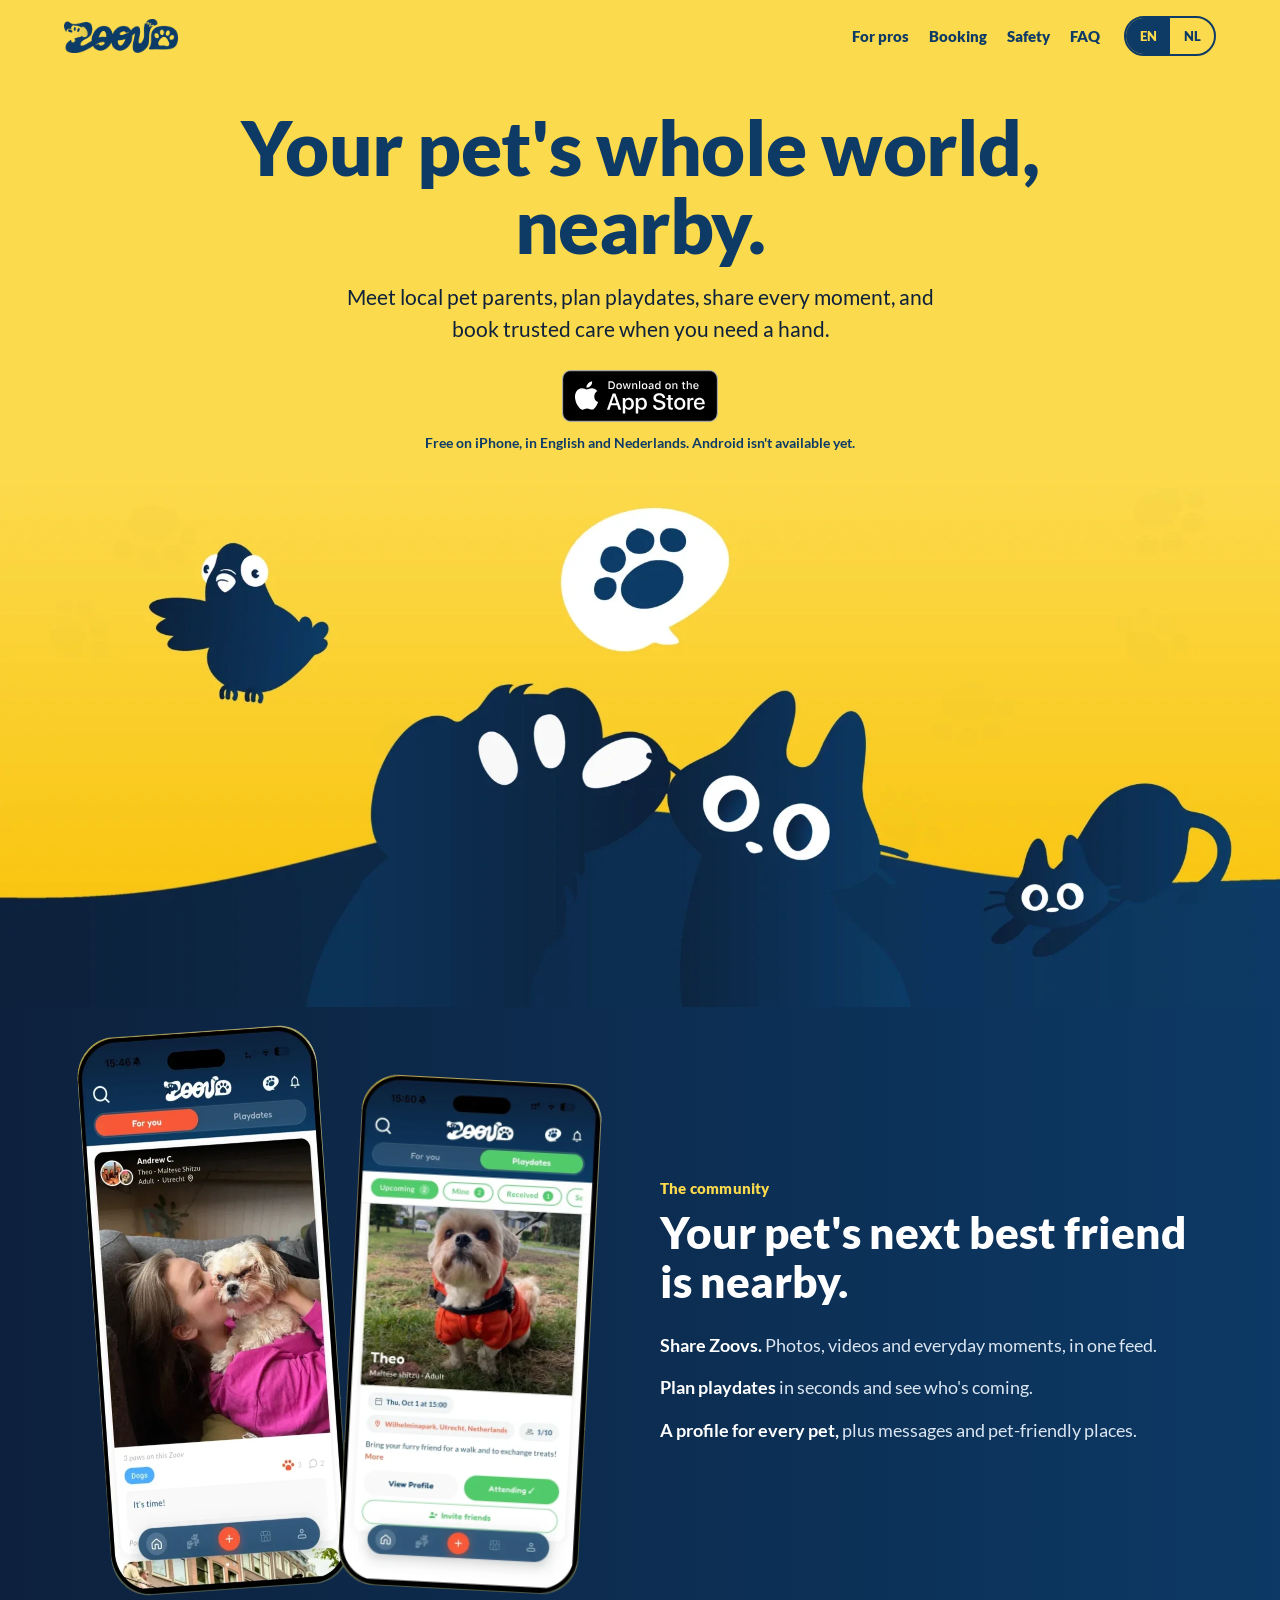
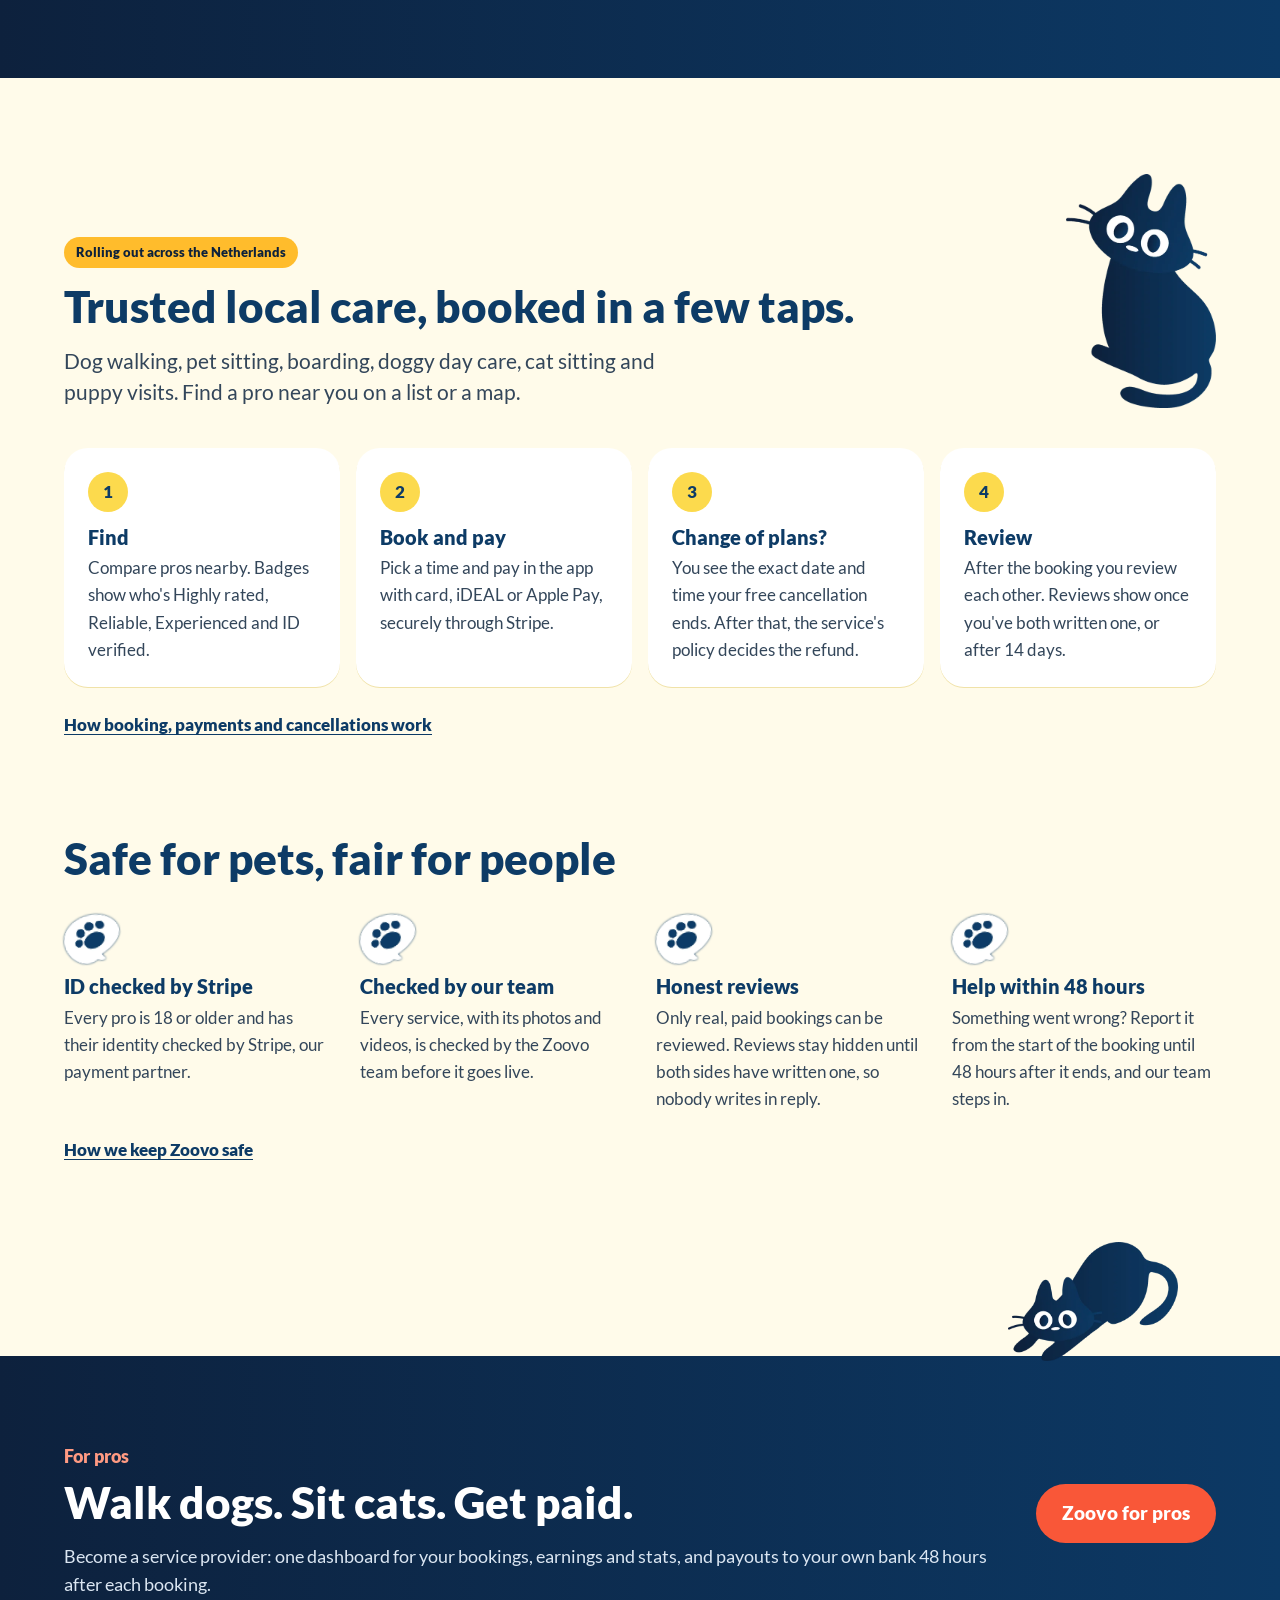
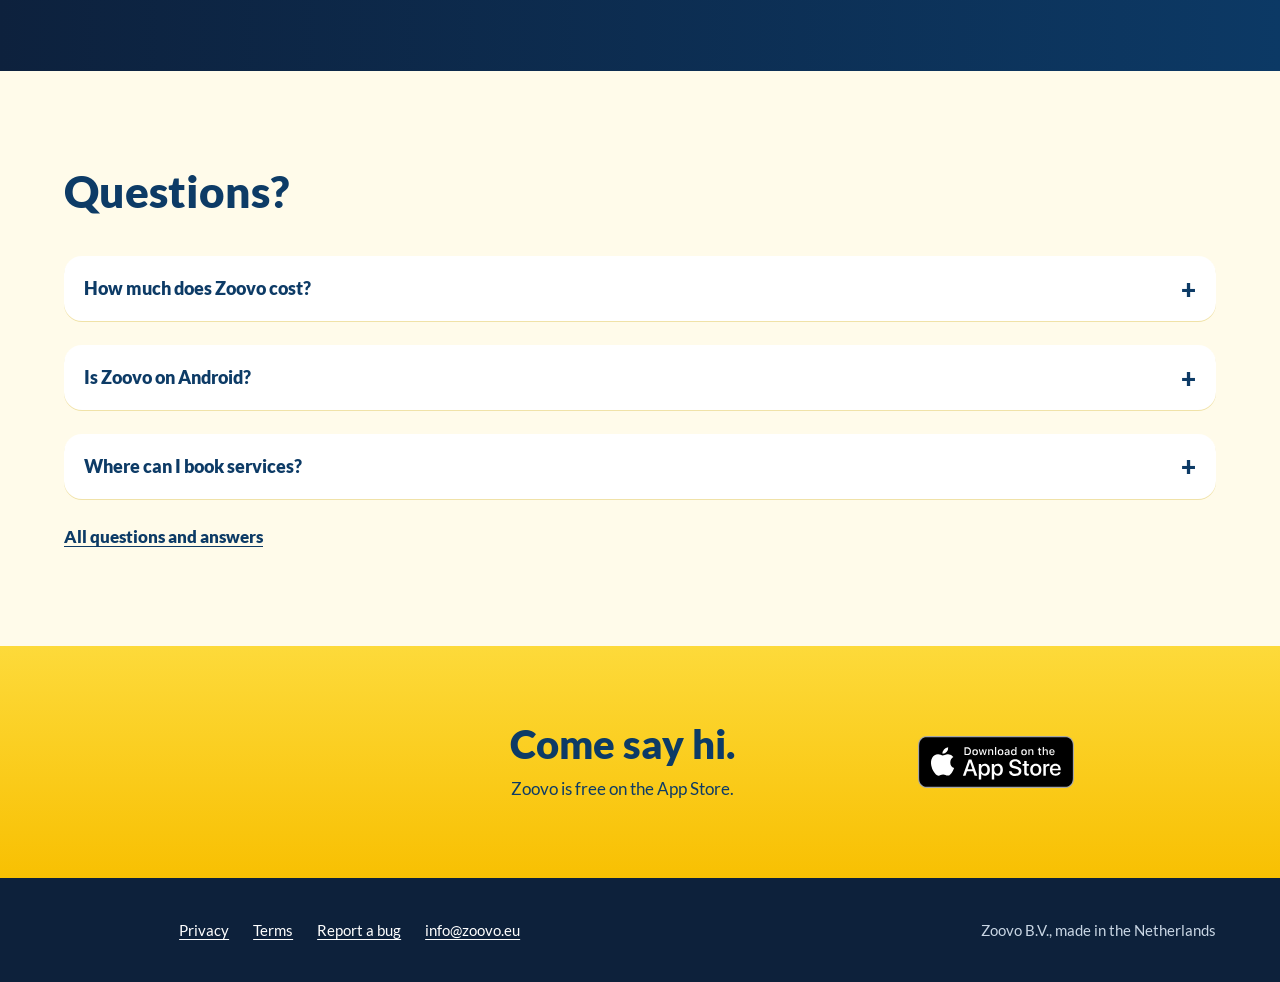
<file: index.html>
<!doctype html>
<html lang="en">
<head>
<meta charset="utf-8">
<meta name="viewport" content="width=device-width,initial-scale=1">
<meta http-equiv="Content-Security-Policy" content="default-src 'none'; script-src 'self'; style-src 'self'; img-src 'self'; font-src 'self'; base-uri 'none'; form-action 'none'; object-src 'none'">
<title>Zoovo · Your pet's whole world, nearby</title>
<meta name="description" content="Meet local pet parents, plan playdates, share every moment and book trusted local pet care. The pet app made in the Netherlands, in English and Dutch.">
<link rel="canonical" href="https://zoovo-app.github.io/">
<meta name="apple-itunes-app" content="app-id=6778077059">
<meta name="theme-color" content="#FCDA4D">
<meta property="og:type" content="website">
<meta property="og:site_name" content="Zoovo">
<meta property="og:title" content="Zoovo · Your pet's whole world, nearby">
<meta property="og:description" content="Meet local pet parents, plan playdates, share every moment and book trusted local pet care.">
<meta property="og:url" content="https://zoovo-app.github.io/">
<meta property="og:image" content="https://zoovo-app.github.io/assets/site/img/og-image.jpg">
<meta property="og:image:width" content="1200">
<meta property="og:image:height" content="630">
<meta name="twitter:card" content="summary_large_image">
<link rel="icon" href="/favicon.ico" sizes="32x32">
<link rel="icon" href="/assets/site/img/favicon-48.png" type="image/png">
<link rel="apple-touch-icon" href="/apple-touch-icon.png">
<link rel="preload" href="/assets/site/fonts/lato-latin-900-normal.woff2" as="font" type="font/woff2" crossorigin>
<link rel="stylesheet" href="/assets/site/site.css">
<script src="/assets/site/lang.js"></script>
</head>
<body data-page="home">
<a class="skip" href="#main" data-t="common.skip">Skip to content</a>

<div class="hero on-yellow">
  <header class="site-head wrap">
    <nav class="nav" aria-label="Main" data-t-aria="common.navLabel">
      <a class="brand" href="/"><img src="/assets/site/img/logo-navy.webp" width="600" height="179" alt="Zoovo home" data-t-alt="common.home"></a>
      <ul class="nav-links">
        <li><a href="/pros/" data-t="common.navPros">For pros</a></li>
        <li><a href="/booking/" data-t="common.navBooking">Booking</a></li>
        <li><a href="/safety/" data-t="common.navSafety">Safety</a></li>
        <li><a href="/faq/" data-t="common.navFaq">FAQ</a></li>
      </ul>
      <div class="lang" role="group" aria-label="Language" data-t-aria="common.langLabel">
        <button type="button" data-lang="en" aria-pressed="true" lang="en">EN</button>
        <button type="button" data-lang="nl" aria-pressed="false" lang="nl">NL</button>
      </div>
    </nav>
  </header>
</div>

  <main id="main">
    <section class="hero on-yellow" aria-labelledby="hero-title">
      <div class="hero-copy">
        <h1 id="hero-title" data-t="home.heroTitle">Your pet's whole world, nearby.</h1>
        <p class="lead" data-t="home.heroLead">Meet local pet parents, plan playdates, share every moment, and book trusted care when you need a hand.</p>
        <div class="store">
          <a class="store-badge" href="https://apps.apple.com/app/id6778077059"><img src="/assets/site/img/app-store-badge.svg" width="120" height="40" alt="Download on the App Store" data-t-alt="common.storeAlt"></a>
          <p class="store-note" data-t="common.storeNote">Free on iPhone, in English and Nederlands. Android isn't available yet.</p>
        </div>
      </div>
      <img class="hero-art" src="/assets/site/img/hero-hill-1200.webp" srcset="/assets/site/img/hero-hill-800.webp 800w, /assets/site/img/hero-hill-1200.webp 1200w, /assets/site/img/hero-hill-2000.webp 2000w" sizes="100vw" width="2000" height="857" alt="" fetchpriority="high">
    </section>

    <section class="band" aria-labelledby="community-title">
      <div class="wrap community">
        <div class="screens">
          <img src="/assets/site/img/screen-feed.webp" width="484" height="1031" loading="lazy" alt="The Zoovo feed, showing a post about Theo the Maltese shih tzu" data-t-alt="home.shotFeedAlt">
          <img src="/assets/site/img/screen-playdates.webp" width="484" height="1031" loading="lazy" alt="A playdate in Wilhelminapark, Utrecht, in the Zoovo app" data-t-alt="home.shotPlaydateAlt">
        </div>
        <div>
          <p class="eyebrow" data-t="home.communityEyebrow">The community</p>
          <h2 class="h2" id="community-title" data-t="home.communityTitle">Your pet's next best friend is nearby.</h2>
          <ul class="ticks">
            <li data-t="home.tickZoovs"><strong>Share Zoovs.</strong> Photos, videos and everyday moments, in one feed.</li>
            <li data-t="home.tickPlaydates"><strong>Plan playdates</strong> in seconds and see who's coming.</li>
            <li data-t="home.tickProfiles"><strong>A profile for every pet,</strong> plus messages and pet-friendly places.</li>
          </ul>
        </div>
      </div>
    </section>

    <section class="section wrap" aria-labelledby="care-title">
      <div class="intro">
        <div>
          <!-- Remove the .rollout line once the marketplace is open to everyone. -->
          <p class="rollout" data-t="common.rollout">Rolling out across the Netherlands</p>
          <h2 class="h2" id="care-title" data-t="home.careTitle">Trusted local care, booked in a few taps.</h2>
          <p class="lead" data-t="home.careLead">Dog walking, pet sitting, boarding, doggy day care, cat sitting and puppy visits. Find a pro near you on a list or a map.</p>
        </div>
        <img src="/assets/site/img/cat-sitting.webp" width="400" height="623" loading="lazy" alt="" class="care-cat rim">
      </div>
      <ol class="steps">
        <li class="card"><h3 class="h3" data-t="home.step1Title">Find</h3><p data-t="home.step1">Compare pros nearby. Badges show who's Highly rated, Reliable, Experienced and ID verified.</p></li>
        <li class="card"><h3 class="h3" data-t="home.step2Title">Book and pay</h3><p data-t="home.step2">Pick a time and pay in the app with card, iDEAL or Apple Pay, securely through Stripe.</p></li>
        <li class="card"><h3 class="h3" data-t="home.step3Title">Change of plans?</h3><p data-t="home.step3">You see the exact date and time your free cancellation ends. After that, the service's policy decides the refund.</p></li>
        <li class="card"><h3 class="h3" data-t="home.step4Title">Review</h3><p data-t="home.step4">After the booking you review each other. Reviews show once you've both written one, or after 14 days.</p></li>
      </ol>
      <p class="more"><a href="/booking/" data-t="home.careMore">How booking, payments and cancellations work</a></p>
    </section>

    <section class="section section-tight wrap" aria-labelledby="safety-title">
      <h2 class="h2" id="safety-title" data-t="home.safetyTitle">Safe for pets, fair for people</h2>
      <div class="features">
        <div><img class="paw" src="/assets/site/img/paw-bubble.webp" width="200" height="171" loading="lazy" alt=""><h3 class="h3" data-t="home.safe1Title">ID checked by Stripe</h3><p data-t="home.safe1">Every pro is 18 or older and has their identity checked by Stripe, our payment partner.</p></div>
        <div><img class="paw" src="/assets/site/img/paw-bubble.webp" width="200" height="171" loading="lazy" alt=""><h3 class="h3" data-t="home.safe2Title">Checked by our team</h3><p data-t="home.safe2">Every service, with its photos and videos, is checked by the Zoovo team before it goes live.</p></div>
        <div><img class="paw" src="/assets/site/img/paw-bubble.webp" width="200" height="171" loading="lazy" alt=""><h3 class="h3" data-t="home.safe3Title">Honest reviews</h3><p data-t="home.safe3">Only real, paid bookings can be reviewed. Reviews stay hidden until both sides have written one, so nobody writes in reply.</p></div>
        <div><img class="paw" src="/assets/site/img/paw-bubble.webp" width="200" height="171" loading="lazy" alt=""><h3 class="h3" data-t="home.safe4Title">Help within 48 hours</h3><p data-t="home.safe4">Something went wrong? Report it from the start of the booking until 48 hours after it ends, and our team steps in.</p></div>
      </div>
      <p class="more"><a href="/safety/" data-t="home.safetyMore">How we keep Zoovo safe</a></p>
    </section>

    <section class="band pros-band" aria-labelledby="pros-title">
      <img class="kitten rim" src="/assets/site/img/kitten-lying.webp" width="520" height="364" loading="lazy" alt="">
      <div class="wrap inner">
        <div>
          <p class="eyebrow" data-t="common.forPros">For pros</p>
          <h2 class="h2" id="pros-title" data-t="home.prosTitle">Walk dogs. Sit cats. Get paid.</h2>
          <p data-t="home.prosLead">Become a service provider: one dashboard for your bookings, earnings and stats, and payouts to your own bank 48 hours after each booking.</p>
        </div>
        <a class="btn btn-coral" href="/pros/" data-t="home.prosCta">Zoovo for pros</a>
      </div>
    </section>

    <section class="section wrap" aria-labelledby="faq-title">
      <h2 class="h2" id="faq-title" data-t="home.faqTitle">Questions?</h2>
      <div class="faq-teaser">
        <details><summary data-t="faq.costQ">How much does Zoovo cost?</summary><div class="answer"><p data-t="faq.costA">The app is free. You only pay for services you book, and you see the full price before you do.</p></div></details>
        <details><summary data-t="faq.androidQ">Is Zoovo on Android?</summary><div class="answer"><p data-t="faq.androidA">Not yet. Zoovo is available for iPhone on the App Store.</p></div></details>
        <details><summary data-t="faq.whereQ">Where can I book services?</summary><div class="answer"><p data-t="faq.whereA">Services are rolling out across the Netherlands. Open the app to see the pros near you.</p></div></details>
      </div>
      <p class="more"><a href="/faq/" data-t="home.faqMore">All questions and answers</a></p>
    </section>

    <section class="cta on-yellow" aria-labelledby="cta-title">
      <div class="inner">
        <img class="bird" src="/assets/site/img/bird.webp" width="420" height="363" loading="lazy" alt="">
        <div>
          <h2 class="h2" id="cta-title" data-t="common.ctaTitle">Come say hi.</h2>
          <p data-t="common.ctaText">Zoovo is free on the App Store.</p>
        </div>
        <a class="store-badge" href="https://apps.apple.com/app/id6778077059"><img src="/assets/site/img/app-store-badge.svg" width="120" height="40" loading="lazy" alt="Download on the App Store" data-t-alt="common.storeAlt"></a>
      </div>
    </section>
  </main>

<footer class="site-foot">
  <div class="wrap inner">
    <img src="/assets/site/img/logo-white.webp" width="600" height="179" loading="lazy" alt="Zoovo">
    <ul>
      <li><a href="/privacy/" data-t="common.privacy">Privacy</a></li>
      <li><a href="/terms/" data-t="common.terms">Terms</a></li>
      <li><a href="/report-bug/" data-t="common.bug">Report a bug</a></li>
      <li><a href="mailto:info@zoovo.eu">info@zoovo.eu</a></li>
    </ul>
    <p class="legal" data-t="common.legal">Zoovo B.V., made in the Netherlands</p>
  </div>
</footer>
<script src="/assets/site/nl.js" defer></script>
<script src="/assets/site/site.js" defer></script>
</body>
</html>
</file>
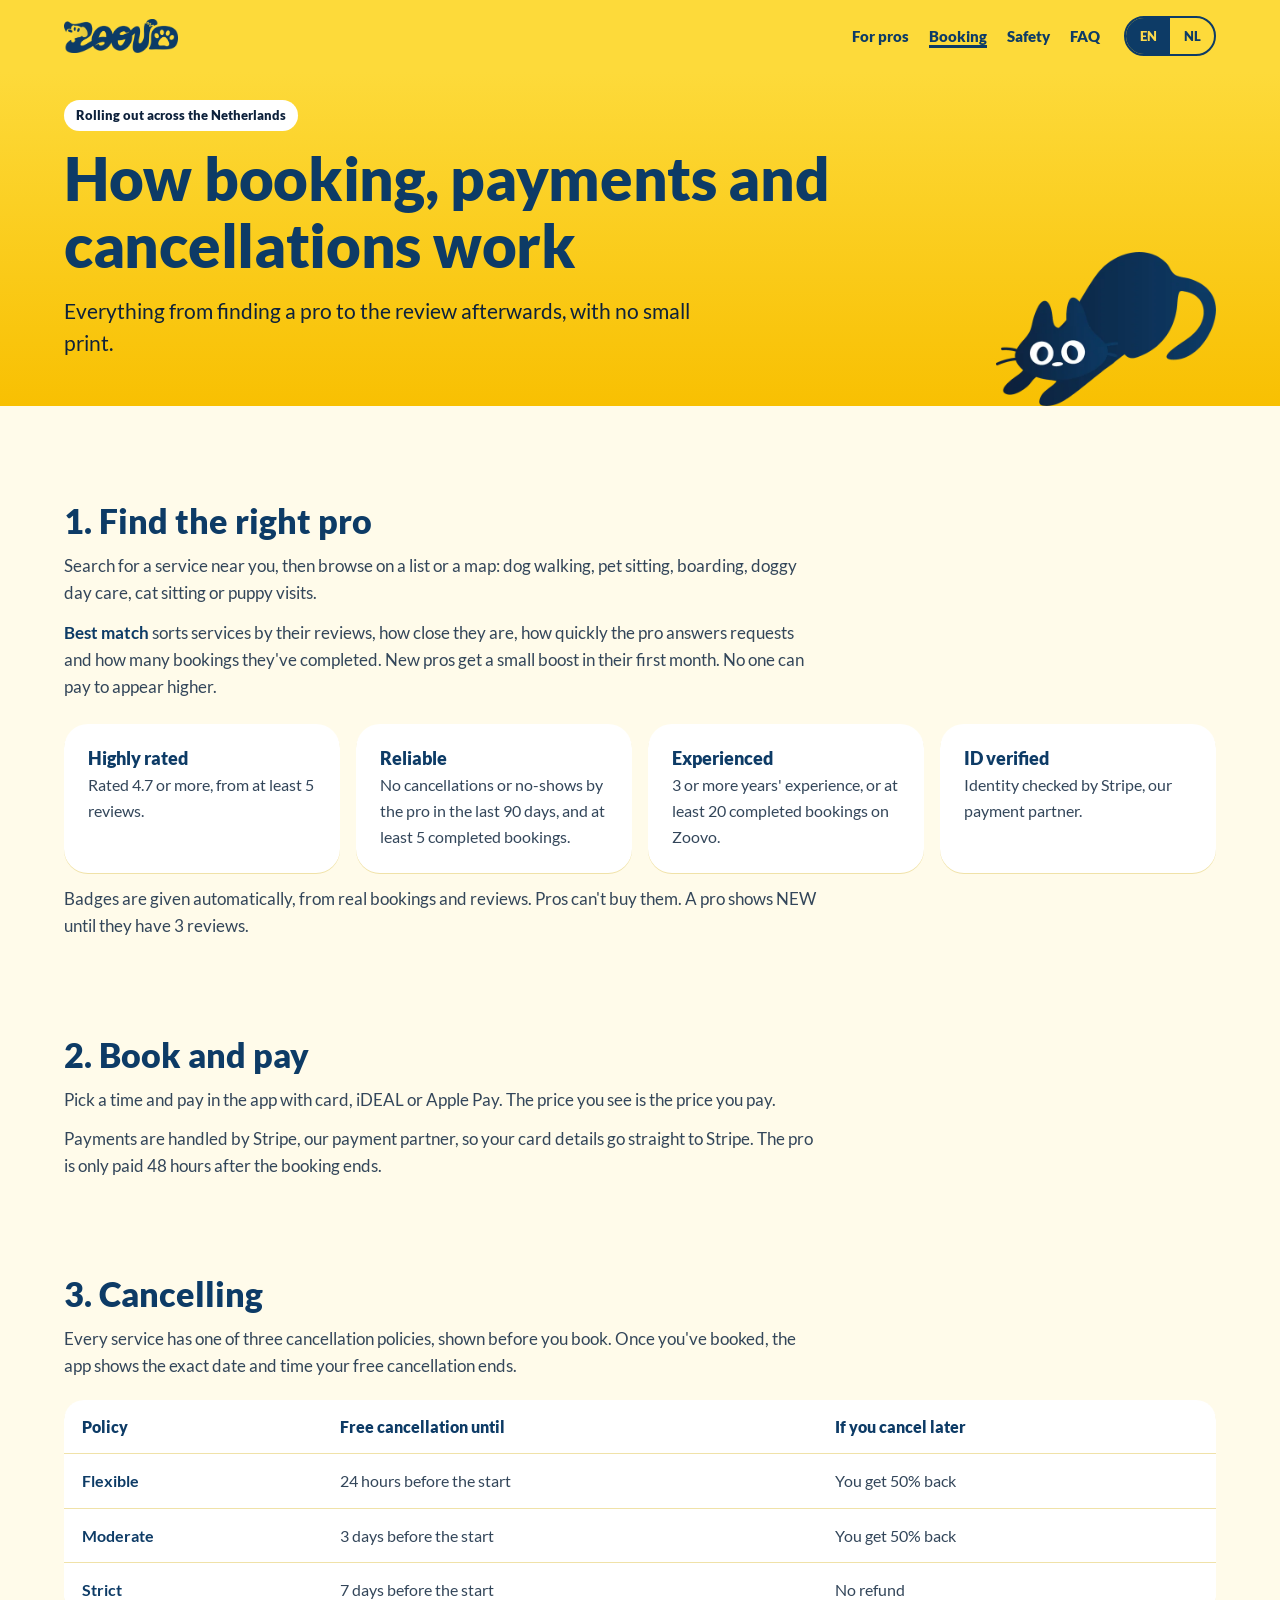
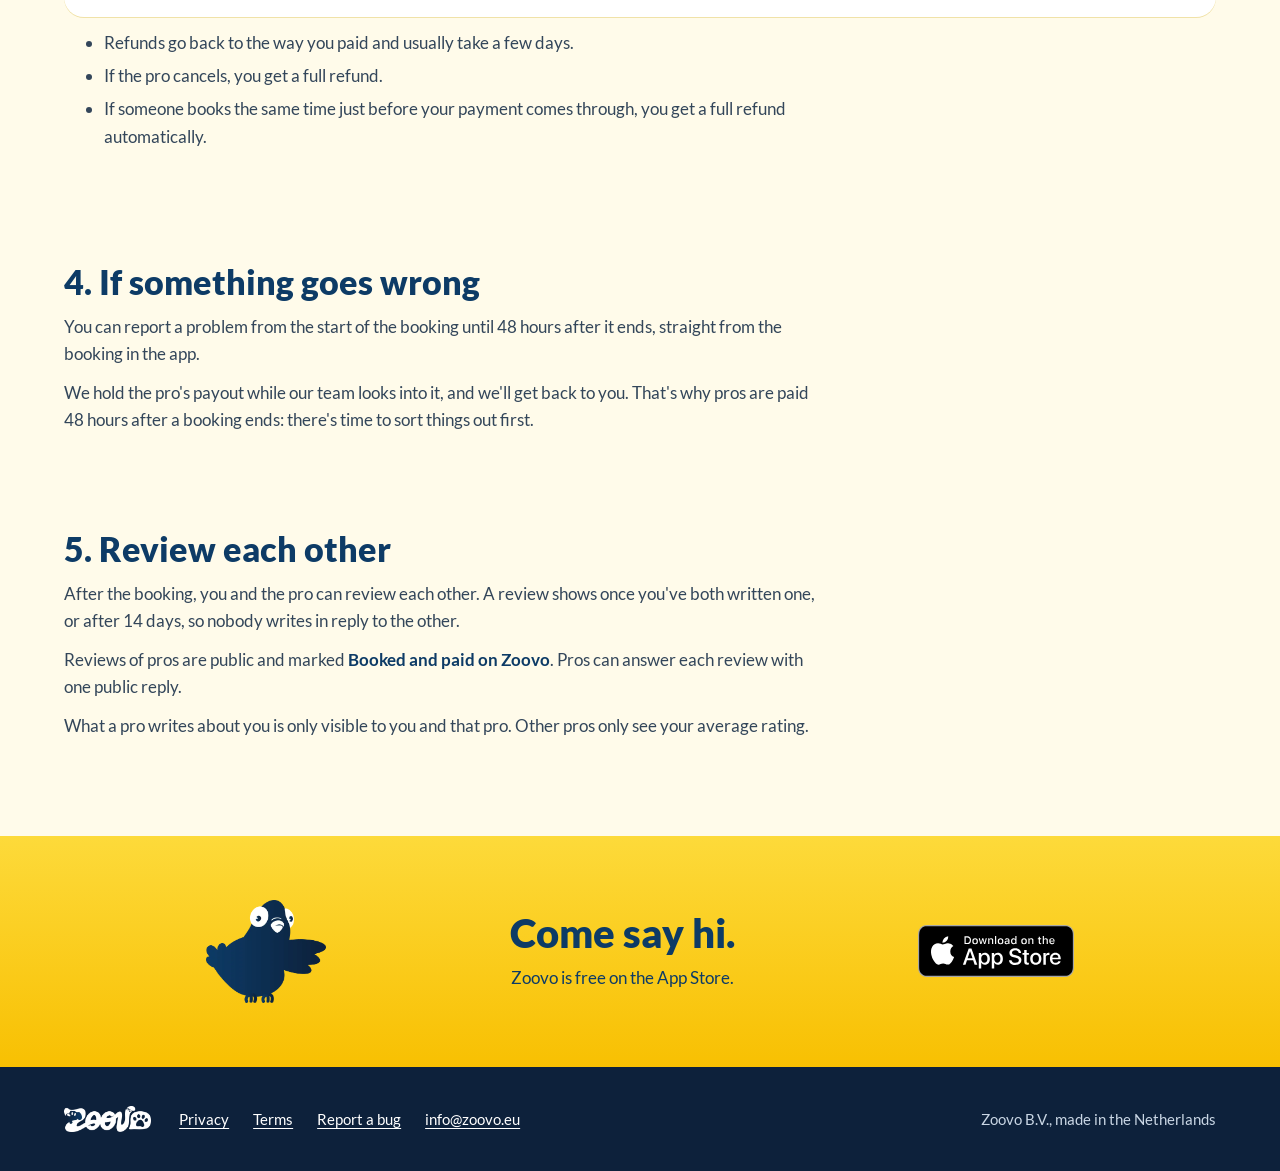
<file: booking/index.html>
<!doctype html>
<html lang="en">
<head>
<meta charset="utf-8">
<meta name="viewport" content="width=device-width,initial-scale=1">
<meta http-equiv="Content-Security-Policy" content="default-src 'none'; script-src 'self'; style-src 'self'; img-src 'self'; font-src 'self'; base-uri 'none'; form-action 'none'; object-src 'none'">
<title>How booking works · Zoovo</title>
<meta name="description" content="How booking, payments and cancellations work on Zoovo: finding a pro, paying with card, iDEAL or Apple Pay, free cancellation with real dates, reporting a problem and two-way reviews.">
<link rel="canonical" href="https://zoovo-app.github.io/booking/">
<meta name="apple-itunes-app" content="app-id=6778077059">
<meta name="theme-color" content="#FDDA3A">
<meta property="og:type" content="website">
<meta property="og:site_name" content="Zoovo">
<meta property="og:title" content="How booking works · Zoovo">
<meta property="og:description" content="Booking, payments and cancellations on Zoovo, with no small print.">
<meta property="og:url" content="https://zoovo-app.github.io/booking/">
<meta property="og:image" content="https://zoovo-app.github.io/assets/site/img/og-image.jpg">
<meta property="og:image:width" content="1200">
<meta property="og:image:height" content="630">
<meta name="twitter:card" content="summary_large_image">
<link rel="icon" href="/favicon.ico" sizes="32x32">
<link rel="icon" href="/assets/site/img/favicon-48.png" type="image/png">
<link rel="apple-touch-icon" href="/apple-touch-icon.png">
<link rel="preload" href="/assets/site/fonts/lato-latin-900-normal.woff2" as="font" type="font/woff2" crossorigin>
<link rel="stylesheet" href="/assets/site/site.css">
<script src="/assets/site/lang.js"></script>
</head>
<body data-page="booking">
<a class="skip" href="#main" data-t="common.skip">Skip to content</a>

<div class="top on-yellow">
  <header class="site-head wrap">
    <nav class="nav" aria-label="Main" data-t-aria="common.navLabel">
      <a class="brand" href="/"><img src="/assets/site/img/logo-navy.webp" width="600" height="179" alt="Zoovo home" data-t-alt="common.home"></a>
      <ul class="nav-links">
        <li><a href="/pros/" data-t="common.navPros">For pros</a></li>
        <li><a href="/booking/" aria-current="page" data-t="common.navBooking">Booking</a></li>
        <li><a href="/safety/" data-t="common.navSafety">Safety</a></li>
        <li><a href="/faq/" data-t="common.navFaq">FAQ</a></li>
      </ul>
      <div class="lang" role="group" aria-label="Language" data-t-aria="common.langLabel">
        <button type="button" data-lang="en" aria-pressed="true" lang="en">EN</button>
        <button type="button" data-lang="nl" aria-pressed="false" lang="nl">NL</button>
      </div>
    </nav>
  </header>
</div>

<main id="main">
  <section class="page-head on-yellow" aria-labelledby="page-title">
    <div class="wrap head-body">
      <div class="head-copy">
        <!-- Remove the .rollout line once the marketplace is open to everyone. -->
        <p class="rollout" data-t="common.rollout">Rolling out across the Netherlands</p>
        <h1 id="page-title" data-t="booking.title1">How booking, payments and cancellations work</h1>
        <p class="lead" data-t="booking.lead">Everything from finding a pro to the review afterwards, with no small print.</p>
      </div>
      <img class="mascot" src="/assets/site/img/kitten-lying.webp" width="520" height="364" alt="">
    </div>
  </section>

  <section class="section wrap" aria-labelledby="find-title">
    <div class="prose">
      <h2 id="find-title" data-t="booking.findTitle">1. Find the right pro</h2>
      <p data-t="booking.find1">Search for a service near you, then browse on a list or a map: dog walking, pet sitting, boarding, doggy day care, cat sitting or puppy visits.</p>
      <p data-t="booking.find2"><strong>Best match</strong> sorts services by their reviews, how close they are, how quickly the pro answers requests and how many bookings they've completed. New pros get a small boost in their first month. No one can pay to appear higher.</p>
    </div>
    <div class="badges">
      <div class="card badge-card"><h3 data-t="badge.rated">Highly rated</h3><p data-t="badge.ratedInfo">Rated 4.7 or more, from at least 5 reviews.</p></div>
      <div class="card badge-card"><h3 data-t="badge.reliable">Reliable</h3><p data-t="badge.reliableInfo">No cancellations or no-shows by the pro in the last 90 days, and at least 5 completed bookings.</p></div>
      <div class="card badge-card"><h3 data-t="badge.experienced">Experienced</h3><p data-t="badge.experiencedInfo">3 or more years' experience, or at least 20 completed bookings on Zoovo.</p></div>
      <div class="card badge-card"><h3 data-t="badge.id">ID verified</h3><p data-t="badge.idInfo">Identity checked by Stripe, our payment partner.</p></div>
    </div>
    <div class="prose">
      <p data-t="booking.find3">Badges are given automatically, from real bookings and reviews. Pros can't buy them. A pro shows NEW until they have 3 reviews.</p>
    </div>
  </section>

  <section class="section section-tight wrap" aria-labelledby="pay-title">
    <div class="prose">
      <h2 id="pay-title" data-t="booking.payTitle">2. Book and pay</h2>
      <p data-t="booking.pay1">Pick a time and pay in the app with card, iDEAL or Apple Pay. The price you see is the price you pay.</p>
      <p data-t="booking.pay2">Payments are handled by Stripe, our payment partner, so your card details go straight to Stripe. The pro is only paid 48 hours after the booking ends.</p>
    </div>
  </section>

  <section class="section section-tight wrap" aria-labelledby="cancel-title">
    <div class="prose">
      <h2 id="cancel-title" data-t="booking.cancelTitle">3. Cancelling</h2>
      <p data-t="booking.cancel1">Every service has one of three cancellation policies, shown before you book. Once you've booked, the app shows the exact date and time your free cancellation ends.</p>
    </div>
    <div class="table-box">
      <table>
        <caption class="visually-hidden" data-t="booking.tableCaption">Cancellation policies</caption>
        <thead>
          <tr><th scope="col" data-t="booking.colPolicy">Policy</th><th scope="col" data-t="booking.colFree">Free cancellation until</th><th scope="col" data-t="booking.colLate">If you cancel later</th></tr>
        </thead>
        <tbody>
          <tr><th scope="row" data-t="policy.flexible">Flexible</th><td data-t="policy.flexibleFree">24 hours before the start</td><td data-t="policy.half">You get 50% back</td></tr>
          <tr><th scope="row" data-t="policy.moderate">Moderate</th><td data-t="policy.moderateFree">3 days before the start</td><td data-t="policy.half2">You get 50% back</td></tr>
          <tr><th scope="row" data-t="policy.strict">Strict</th><td data-t="policy.strictFree">7 days before the start</td><td data-t="policy.none">No refund</td></tr>
        </tbody>
      </table>
    </div>
    <div class="prose">
      <ul>
        <li data-t="booking.cancel2">Refunds go back to the way you paid and usually take a few days.</li>
        <li data-t="booking.cancel3">If the pro cancels, you get a full refund.</li>
        <li data-t="booking.cancel4">If someone books the same time just before your payment comes through, you get a full refund automatically.</li>
      </ul>
    </div>
  </section>

  <section class="section section-tight wrap" aria-labelledby="problem-title">
    <div class="prose">
      <h2 id="problem-title" data-t="booking.problemTitle">4. If something goes wrong</h2>
      <p data-t="booking.problem1">You can report a problem from the start of the booking until 48 hours after it ends, straight from the booking in the app.</p>
      <p data-t="booking.problem2">We hold the pro's payout while our team looks into it, and we'll get back to you. That's why pros are paid 48 hours after a booking ends: there's time to sort things out first.</p>
    </div>
  </section>

  <section class="section section-tight wrap" aria-labelledby="reviews-title">
    <div class="prose">
      <h2 id="reviews-title" data-t="booking.reviewsTitle">5. Review each other</h2>
      <p data-t="booking.reviews1">After the booking, you and the pro can review each other. A review shows once you've both written one, or after 14 days, so nobody writes in reply to the other.</p>
      <p data-t="booking.reviews2">Reviews of pros are public and marked <strong>Booked and paid on Zoovo</strong>. Pros can answer each review with one public reply.</p>
      <p data-t="booking.reviews3">What a pro writes about you is only visible to you and that pro. Other pros only see your average rating.</p>
    </div>
  </section>

  <section class="cta on-yellow" aria-labelledby="cta-title">
    <div class="inner">
      <img class="bird" src="/assets/site/img/bird.webp" width="420" height="363" loading="lazy" alt="">
      <div>
        <h2 class="h2" id="cta-title" data-t="common.ctaTitle">Come say hi.</h2>
        <p data-t="common.ctaText">Zoovo is free on the App Store.</p>
      </div>
      <a class="store-badge" href="https://apps.apple.com/app/id6778077059"><img src="/assets/site/img/app-store-badge.svg" width="120" height="40" loading="lazy" alt="Download on the App Store" data-t-alt="common.storeAlt"></a>
    </div>
  </section>
</main>

<footer class="site-foot">
  <div class="wrap inner">
    <img src="/assets/site/img/logo-white.webp" width="600" height="179" loading="lazy" alt="Zoovo">
    <ul>
      <li><a href="/privacy/" data-t="common.privacy">Privacy</a></li>
      <li><a href="/terms/" data-t="common.terms">Terms</a></li>
      <li><a href="/report-bug/" data-t="common.bug">Report a bug</a></li>
      <li><a href="mailto:info@zoovo.eu">info@zoovo.eu</a></li>
    </ul>
    <p class="legal" data-t="common.legal">Zoovo B.V., made in the Netherlands</p>
  </div>
</footer>
<script src="/assets/site/nl.js" defer></script>
<script src="/assets/site/site.js" defer></script>
</body>
</html>
</file>
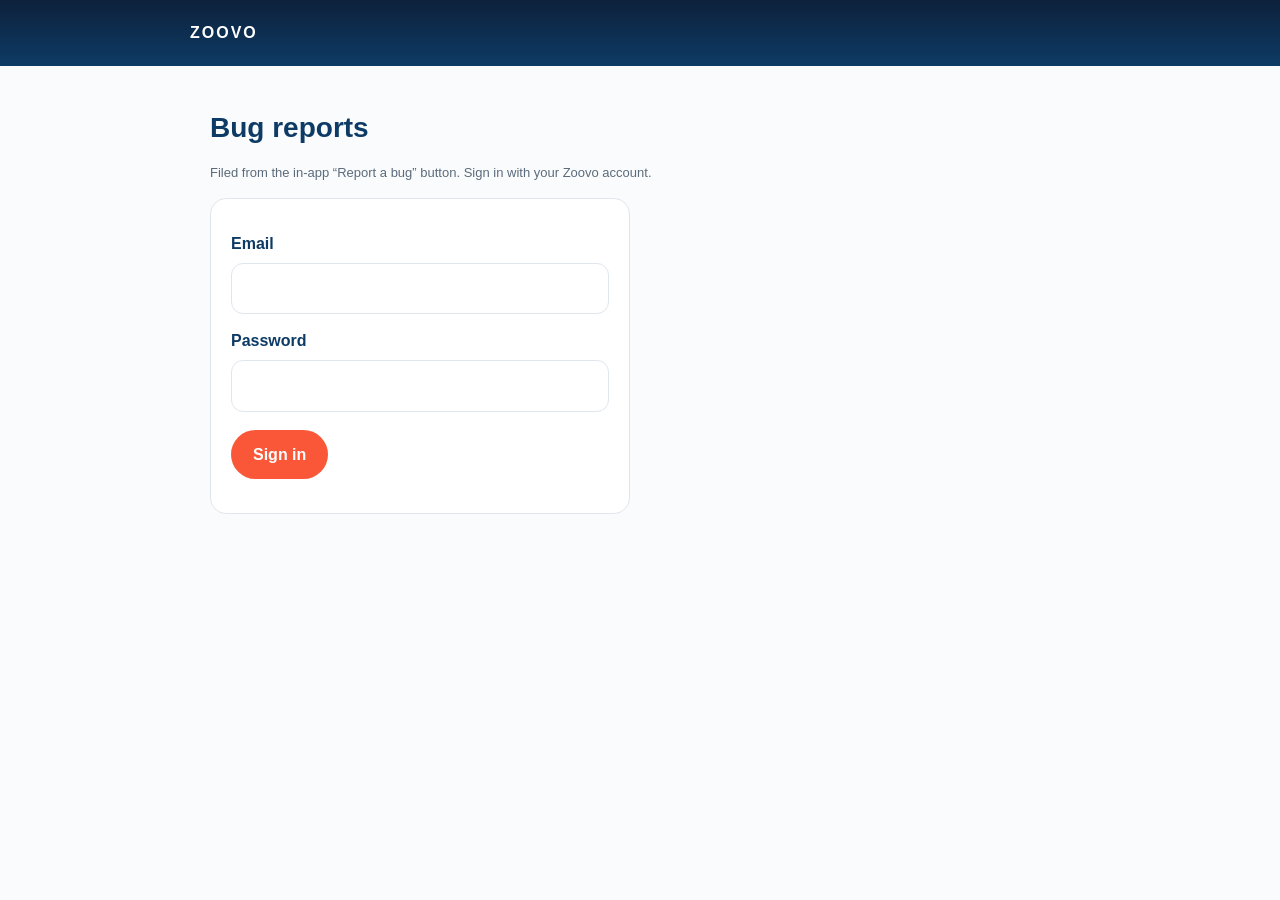
<file: bugs/index.html>
<!doctype html><html lang="en"><head>
<meta charset="utf-8"><meta name="viewport" content="width=device-width,initial-scale=1">
<meta http-equiv="Content-Security-Policy" content="default-src 'none'; script-src 'self'; style-src 'self'; connect-src https://bzoaterrltmuqedpikjv.supabase.co wss://bzoaterrltmuqedpikjv.supabase.co; base-uri 'none'; form-action 'self'; object-src 'none'">
<meta name="robots" content="noindex">
<script src="/assets/frame-guard.js"></script>
<title>Bug reports — Zoovo</title>
<link rel="stylesheet" href="/bugs/bugs.css">
<script defer src="/assets/vendor/supabase-js-2.117.3.js" integrity="sha384-BWcjm9OdFth9TbhCxZPdm+gAOUMAzQy9nmTs12ioXdCcbVnJaPMn+fMUoQCLt60R" crossorigin="anonymous"></script>
<script type="module" src="/bugs/app.js"></script>
</head>
<body><header><div class="wrap"><a href="/">ZOOVO</a><button id="signout" hidden>Sign out</button></div></header>
<main class="wrap">
<h1>Bug reports</h1>
<p class="muted">Filed from the in-app “Report a bug” button. Sign in with your Zoovo account.</p>

<section id="signin" class="card signin" hidden>
  <form id="signinForm">
    <label for="email">Email</label>
    <input id="email" type="email" autocomplete="username" required>
    <label for="password">Password</label>
    <input id="password" type="password" autocomplete="current-password" required>
    <button class="btn" id="signinBtn" type="submit">Sign in</button>
    <p id="signinMsg" class="error" role="alert"></p>
  </form>
</section>

<section id="notAdmin" class="card" hidden>
  <p><strong>This account can't see bug reports yet.</strong> In the Supabase SQL editor, run:</p>
  <pre id="grantSql"></pre>
  <p class="muted">Then reload this page.</p>
</section>

<section id="setup" class="card" hidden>
  <p><strong>The bug-report database isn't set up yet.</strong> In the Supabase SQL editor, run <code>supabase/migrations/084_bug_reports.sql</code> from the Zoovo-app/zoovo-app repo, then reload this page.</p>
</section>

<section id="loadError" class="card" hidden>
  <p class="error" id="loadErrorText"></p>
</section>

<section id="dash" hidden>
  <div class="toolbar" id="filters"></div>
  <p id="listMsg" class="muted" role="status"></p>
  <div id="list"></div>
</section>
</main>
</body></html>
</file>
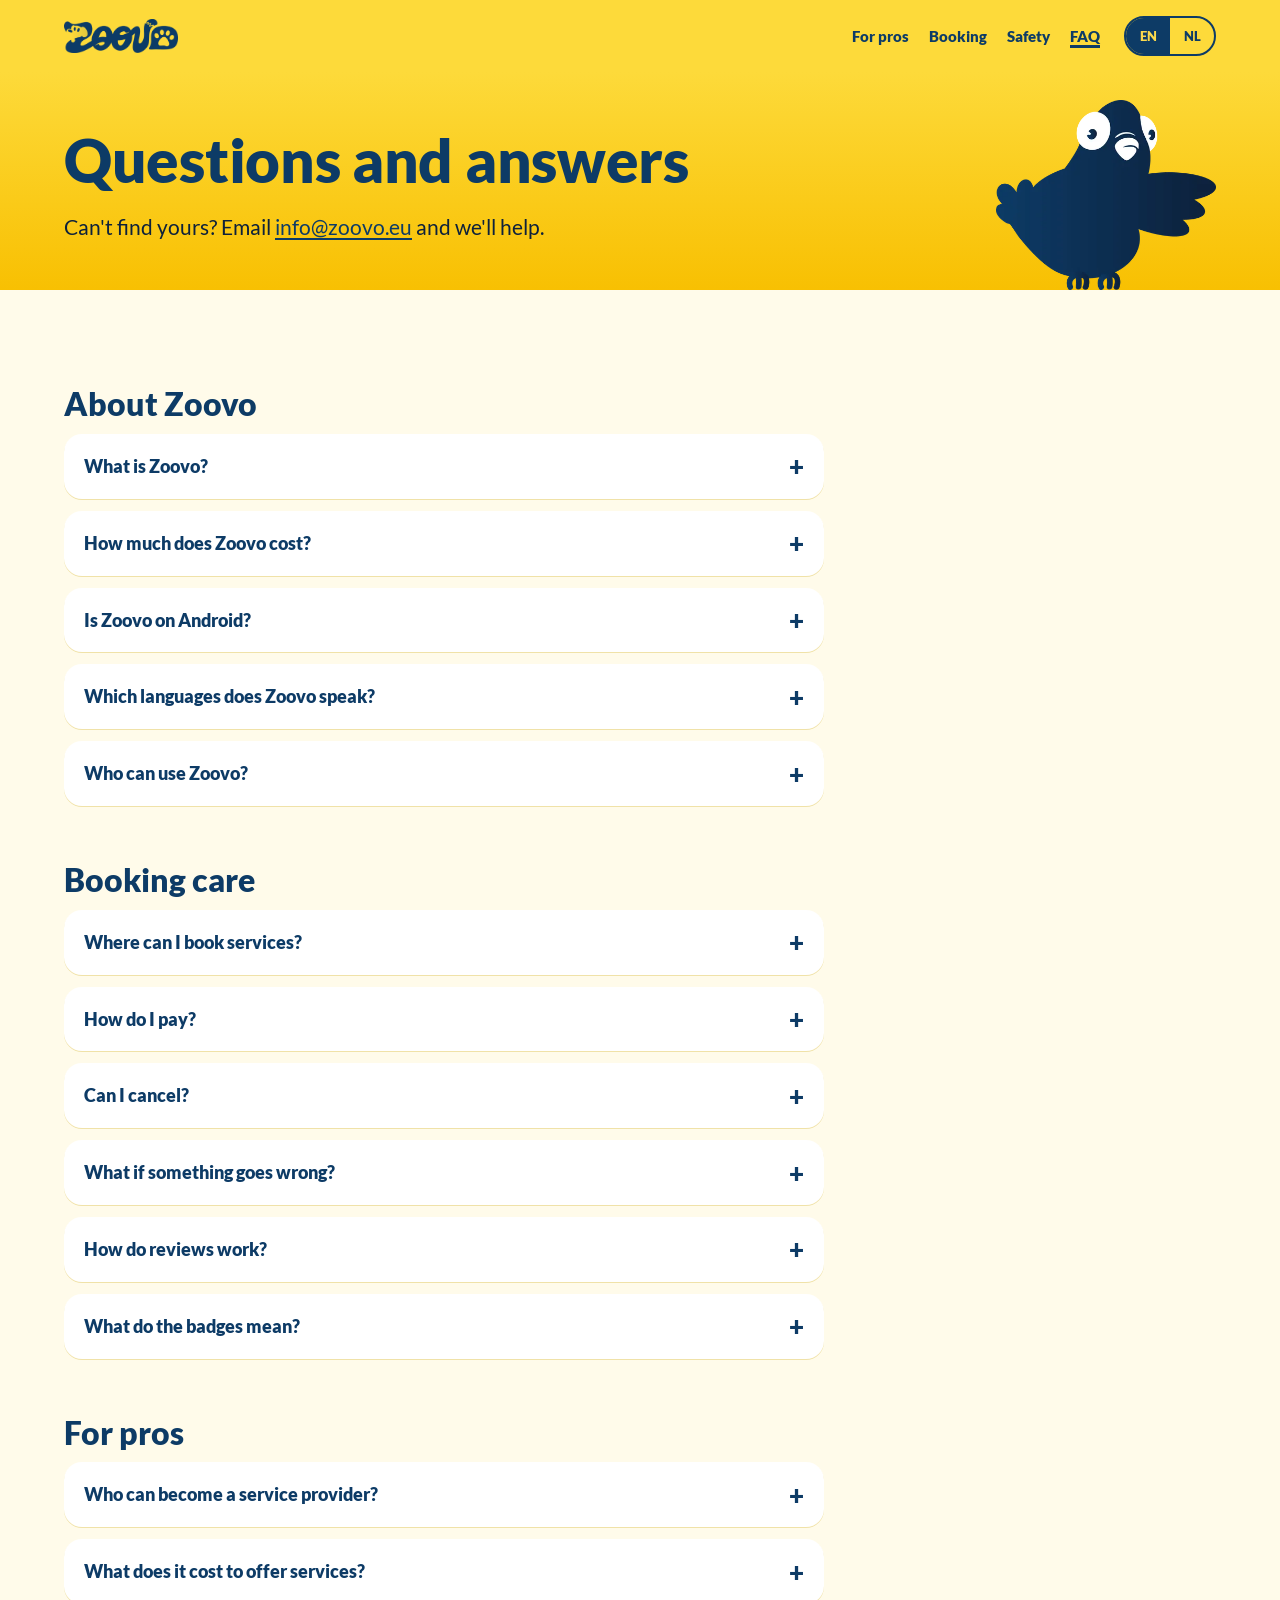
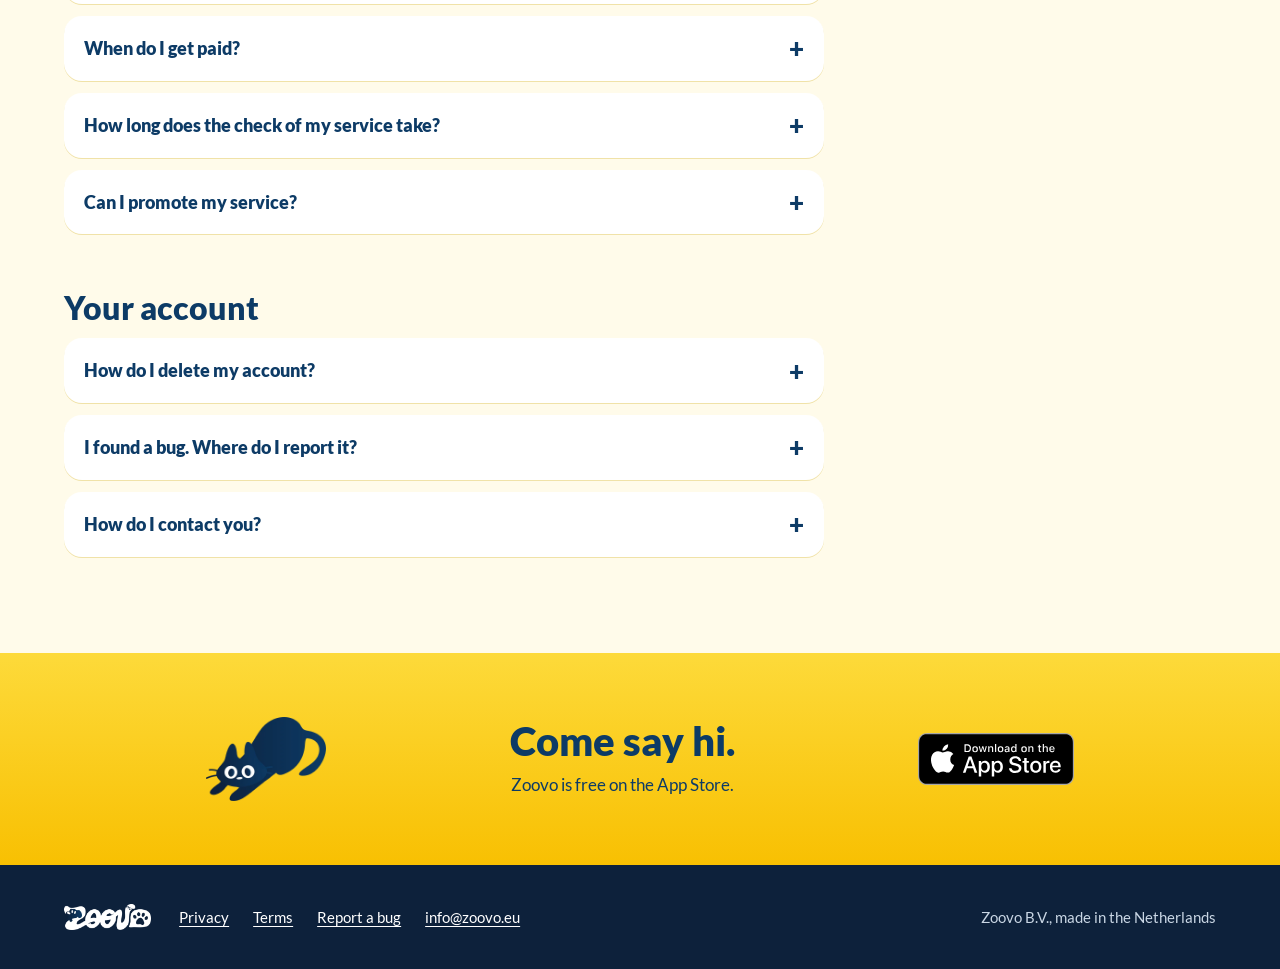
<file: faq/index.html>
<!doctype html>
<html lang="en">
<head>
<meta charset="utf-8">
<meta name="viewport" content="width=device-width,initial-scale=1">
<meta http-equiv="Content-Security-Policy" content="default-src 'none'; script-src 'self'; style-src 'self'; img-src 'self'; font-src 'self'; base-uri 'none'; form-action 'none'; object-src 'none'">
<title>Questions and answers · Zoovo</title>
<meta name="description" content="Answers about Zoovo: what it costs, Android, booking and paying, cancelling, reviews, badges, becoming a service provider, payouts and your account.">
<link rel="canonical" href="https://zoovo-app.github.io/faq/">
<meta name="apple-itunes-app" content="app-id=6778077059">
<meta name="theme-color" content="#FDDA3A">
<meta property="og:type" content="website">
<meta property="og:site_name" content="Zoovo">
<meta property="og:title" content="Questions and answers · Zoovo">
<meta property="og:description" content="Answers about Zoovo for pet parents and pros.">
<meta property="og:url" content="https://zoovo-app.github.io/faq/">
<meta property="og:image" content="https://zoovo-app.github.io/assets/site/img/og-image.jpg">
<meta property="og:image:width" content="1200">
<meta property="og:image:height" content="630">
<meta name="twitter:card" content="summary_large_image">
<link rel="icon" href="/favicon.ico" sizes="32x32">
<link rel="icon" href="/assets/site/img/favicon-48.png" type="image/png">
<link rel="apple-touch-icon" href="/apple-touch-icon.png">
<link rel="preload" href="/assets/site/fonts/lato-latin-900-normal.woff2" as="font" type="font/woff2" crossorigin>
<link rel="stylesheet" href="/assets/site/site.css">
<script src="/assets/site/lang.js"></script>
</head>
<body data-page="faq">
<a class="skip" href="#main" data-t="common.skip">Skip to content</a>

<div class="top on-yellow">
  <header class="site-head wrap">
    <nav class="nav" aria-label="Main" data-t-aria="common.navLabel">
      <a class="brand" href="/"><img src="/assets/site/img/logo-navy.webp" width="600" height="179" alt="Zoovo home" data-t-alt="common.home"></a>
      <ul class="nav-links">
        <li><a href="/pros/" data-t="common.navPros">For pros</a></li>
        <li><a href="/booking/" data-t="common.navBooking">Booking</a></li>
        <li><a href="/safety/" data-t="common.navSafety">Safety</a></li>
        <li><a href="/faq/" aria-current="page" data-t="common.navFaq">FAQ</a></li>
      </ul>
      <div class="lang" role="group" aria-label="Language" data-t-aria="common.langLabel">
        <button type="button" data-lang="en" aria-pressed="true" lang="en">EN</button>
        <button type="button" data-lang="nl" aria-pressed="false" lang="nl">NL</button>
      </div>
    </nav>
  </header>
</div>

<main id="main">
  <section class="page-head on-yellow" aria-labelledby="page-title">
    <div class="wrap head-body">
      <div class="head-copy">
        <h1 id="page-title" data-t="faq.title1">Questions and answers</h1>
        <p class="lead" data-t="faq.lead">Can't find yours? Email <a href="mailto:info@zoovo.eu">info@zoovo.eu</a> and we'll help.</p>
      </div>
      <img class="mascot" src="/assets/site/img/bird.webp" width="420" height="363" alt="">
    </div>
  </section>

  <div class="section wrap"><div class="prose">
    <section class="faq-group" id="general" aria-labelledby="general-title">
      <h2 id="general-title" data-t="faq.generalTitle">About Zoovo</h2>
      <details><summary data-t="faq.whatQ">What is Zoovo?</summary><div class="answer"><p data-t="faq.whatA">A pet app made in the Netherlands. Share your pet's life, meet pet parents nearby, plan playdates and book trusted local care, all in one place.</p></div></details>
      <details><summary data-t="faq.costQ">How much does Zoovo cost?</summary><div class="answer"><p data-t="faq.costA">The app is free. You only pay for services you book, and you see the full price before you do.</p></div></details>
      <details><summary data-t="faq.androidQ">Is Zoovo on Android?</summary><div class="answer"><p data-t="faq.androidA">Not yet. Zoovo is available for iPhone on the App Store.</p></div></details>
      <details><summary data-t="faq.langQ">Which languages does Zoovo speak?</summary><div class="answer"><p data-t="faq.langA">English and Dutch. The app follows your phone's language and uses English when a language isn't translated yet.</p></div></details>
      <details><summary data-t="faq.ageQ">Who can use Zoovo?</summary><div class="answer"><p data-t="faq.ageA">Anyone aged 13 and over. To offer services as a pro, you need to be 18 or older.</p></div></details>
    </section>

    <section class="faq-group" id="booking" aria-labelledby="booking-title">
      <h2 id="booking-title" data-t="faq.bookingTitle">Booking care</h2>
      <details><summary data-t="faq.whereQ">Where can I book services?</summary><div class="answer"><p data-t="faq.whereA">Services are rolling out across the Netherlands. Open the app to see the pros near you.</p></div></details>
      <details><summary data-t="faq.payQ">How do I pay?</summary><div class="answer"><p data-t="faq.payA">In the app, when you book, with card, iDEAL or Apple Pay. Payments are handled by Stripe, our payment partner.</p></div></details>
      <details><summary data-t="faq.cancelQ">Can I cancel?</summary><div class="answer"><p data-t="faq.cancelA1">Yes. Each service shows its cancellation policy before you book, and your booking shows the exact date and time free cancellation ends. After that you get 50% back, or nothing with a Strict policy.</p><p data-t="faq.cancelA2">Refunds go back to the way you paid and usually take a few days. If the pro cancels, you get everything back. <a href="/booking/#cancel-title">See all policies</a>.</p></div></details>
      <details><summary data-t="faq.problemQ">What if something goes wrong?</summary><div class="answer"><p data-t="faq.problemA">Report a problem from the booking in the app, from the start until 48 hours after it ends. We hold the pro's payout while our team looks into it.</p></div></details>
      <details><summary data-t="faq.reviewsQ">How do reviews work?</summary><div class="answer"><p data-t="faq.reviewsA1">After a booking, you and the pro review each other. Reviews show once you've both written one, or after 14 days.</p><p data-t="faq.reviewsA2">Your review of a pro is public. What a pro writes about you is only visible to you and that pro; other pros only see your average rating.</p></div></details>
      <details><summary data-t="faq.badgesQ">What do the badges mean?</summary><div class="answer"><p data-t="faq.badgesA1"><strong>Highly rated</strong>: 4.7 or more from at least 5 reviews. <strong>Reliable</strong>: no cancellations or no-shows by the pro in 90 days, and at least 5 completed bookings. <strong>Experienced</strong>: 3+ years' experience or at least 20 completed bookings. <strong>ID verified</strong>: identity checked by Stripe.</p><p data-t="faq.badgesA2">Badges are given automatically. Pros can't buy them.</p></div></details>
    </section>

    <section class="faq-group" id="pros" aria-labelledby="pros-title">
      <h2 id="pros-title" data-t="faq.prosTitle">For pros</h2>
      <details><summary data-t="faq.whoQ">Who can become a service provider?</summary><div class="answer"><p data-t="faq.whoA">Anyone aged 18 or over who verifies their identity and bank account with Stripe, plus their KvK details if they're a business. Becoming a service provider is rolling out across the Netherlands.</p></div></details>
      <details><summary data-t="faq.feeQ">What does it cost to offer services?</summary><div class="answer"><p data-t="faq.feeA">Listing a service is free. When you're booked, Zoovo keeps 20% of the price and you receive the rest.</p></div></details>
      <details><summary data-t="faq.paidQ">When do I get paid?</summary><div class="answer"><p data-t="faq.paidA">We send each booking's money 48 hours after it ends, unless a problem was reported. Stripe then pays it into your own bank account on its payout schedule.</p></div></details>
      <details><summary data-t="faq.checkQ">How long does the check of my service take?</summary><div class="answer"><p data-t="faq.checkA">Usually one business day. You get a notification and an email when your service is live.</p></div></details>
      <details><summary data-t="faq.promoQ">Can I promote my service?</summary><div class="answer"><p data-t="faq.promoA">Yes, once every 30 days per service, as a post in the feed. It doesn't change search results: no one can pay to appear higher.</p></div></details>
    </section>

    <section class="faq-group" id="account" aria-labelledby="account-title">
      <h2 id="account-title" data-t="faq.accountTitle">Your account</h2>
      <details><summary data-t="faq.deleteQ">How do I delete my account?</summary><div class="answer"><p data-t="faq.deleteA">In the app, go to your profile, open the settings and choose Delete account.</p></div></details>
      <details><summary data-t="faq.bugQ">I found a bug. Where do I report it?</summary><div class="answer"><p data-t="faq.bugA">Thank you! Use the <a href="/report-bug/">bug report form</a>, or Report a bug in the app's settings.</p></div></details>
      <details><summary data-t="faq.contactQ">How do I contact you?</summary><div class="answer"><p data-t="faq.contactA">Email <a href="mailto:info@zoovo.eu">info@zoovo.eu</a>. We're Zoovo B.V., in the Netherlands.</p></div></details>
    </section>
  </div></div>

  <section class="cta on-yellow" aria-labelledby="cta-title">
    <div class="inner">
      <img class="bird" src="/assets/site/img/kitten-lying.webp" width="520" height="364" loading="lazy" alt="">
      <div>
        <h2 class="h2" id="cta-title" data-t="common.ctaTitle">Come say hi.</h2>
        <p data-t="common.ctaText">Zoovo is free on the App Store.</p>
      </div>
      <a class="store-badge" href="https://apps.apple.com/app/id6778077059"><img src="/assets/site/img/app-store-badge.svg" width="120" height="40" loading="lazy" alt="Download on the App Store" data-t-alt="common.storeAlt"></a>
    </div>
  </section>
</main>

<footer class="site-foot">
  <div class="wrap inner">
    <img src="/assets/site/img/logo-white.webp" width="600" height="179" loading="lazy" alt="Zoovo">
    <ul>
      <li><a href="/privacy/" data-t="common.privacy">Privacy</a></li>
      <li><a href="/terms/" data-t="common.terms">Terms</a></li>
      <li><a href="/report-bug/" data-t="common.bug">Report a bug</a></li>
      <li><a href="mailto:info@zoovo.eu">info@zoovo.eu</a></li>
    </ul>
    <p class="legal" data-t="common.legal">Zoovo B.V., made in the Netherlands</p>
  </div>
</footer>
<script src="/assets/site/nl.js" defer></script>
<script src="/assets/site/site.js" defer></script>
</body>
</html>
</file>
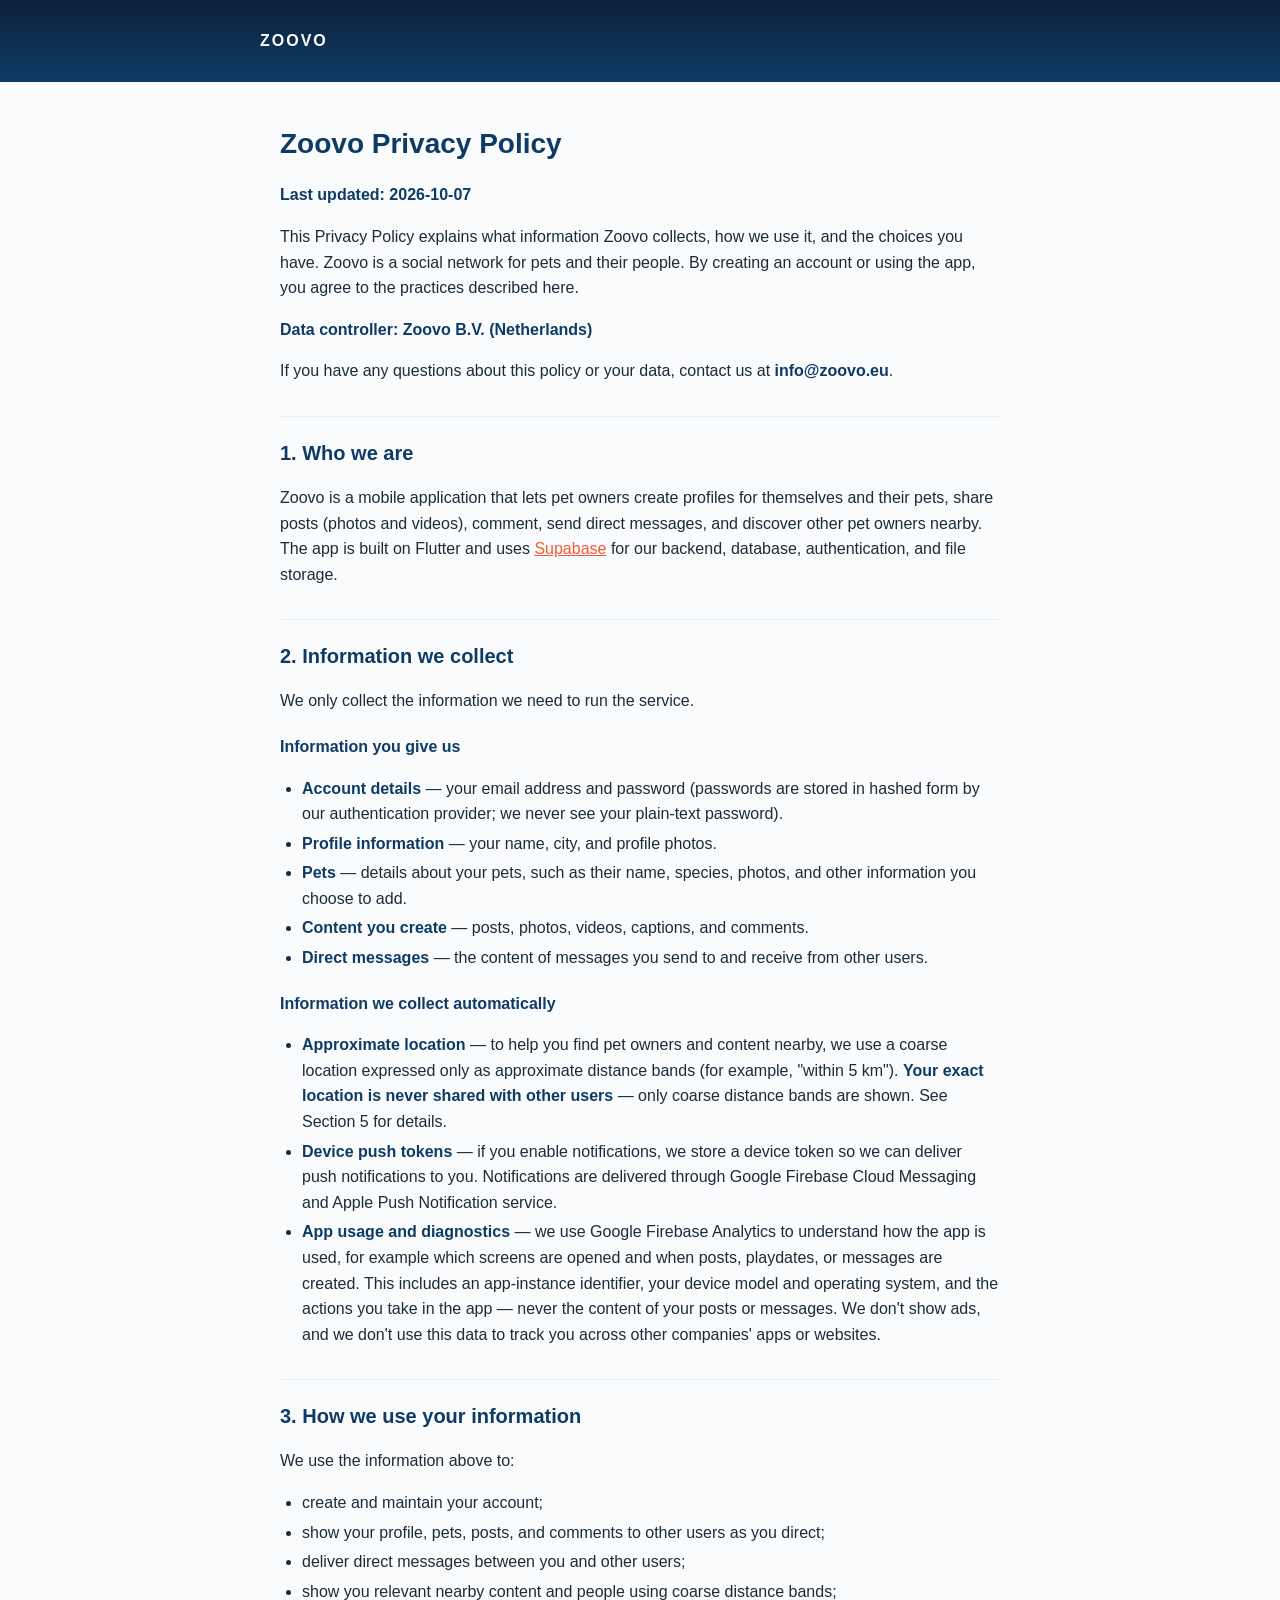
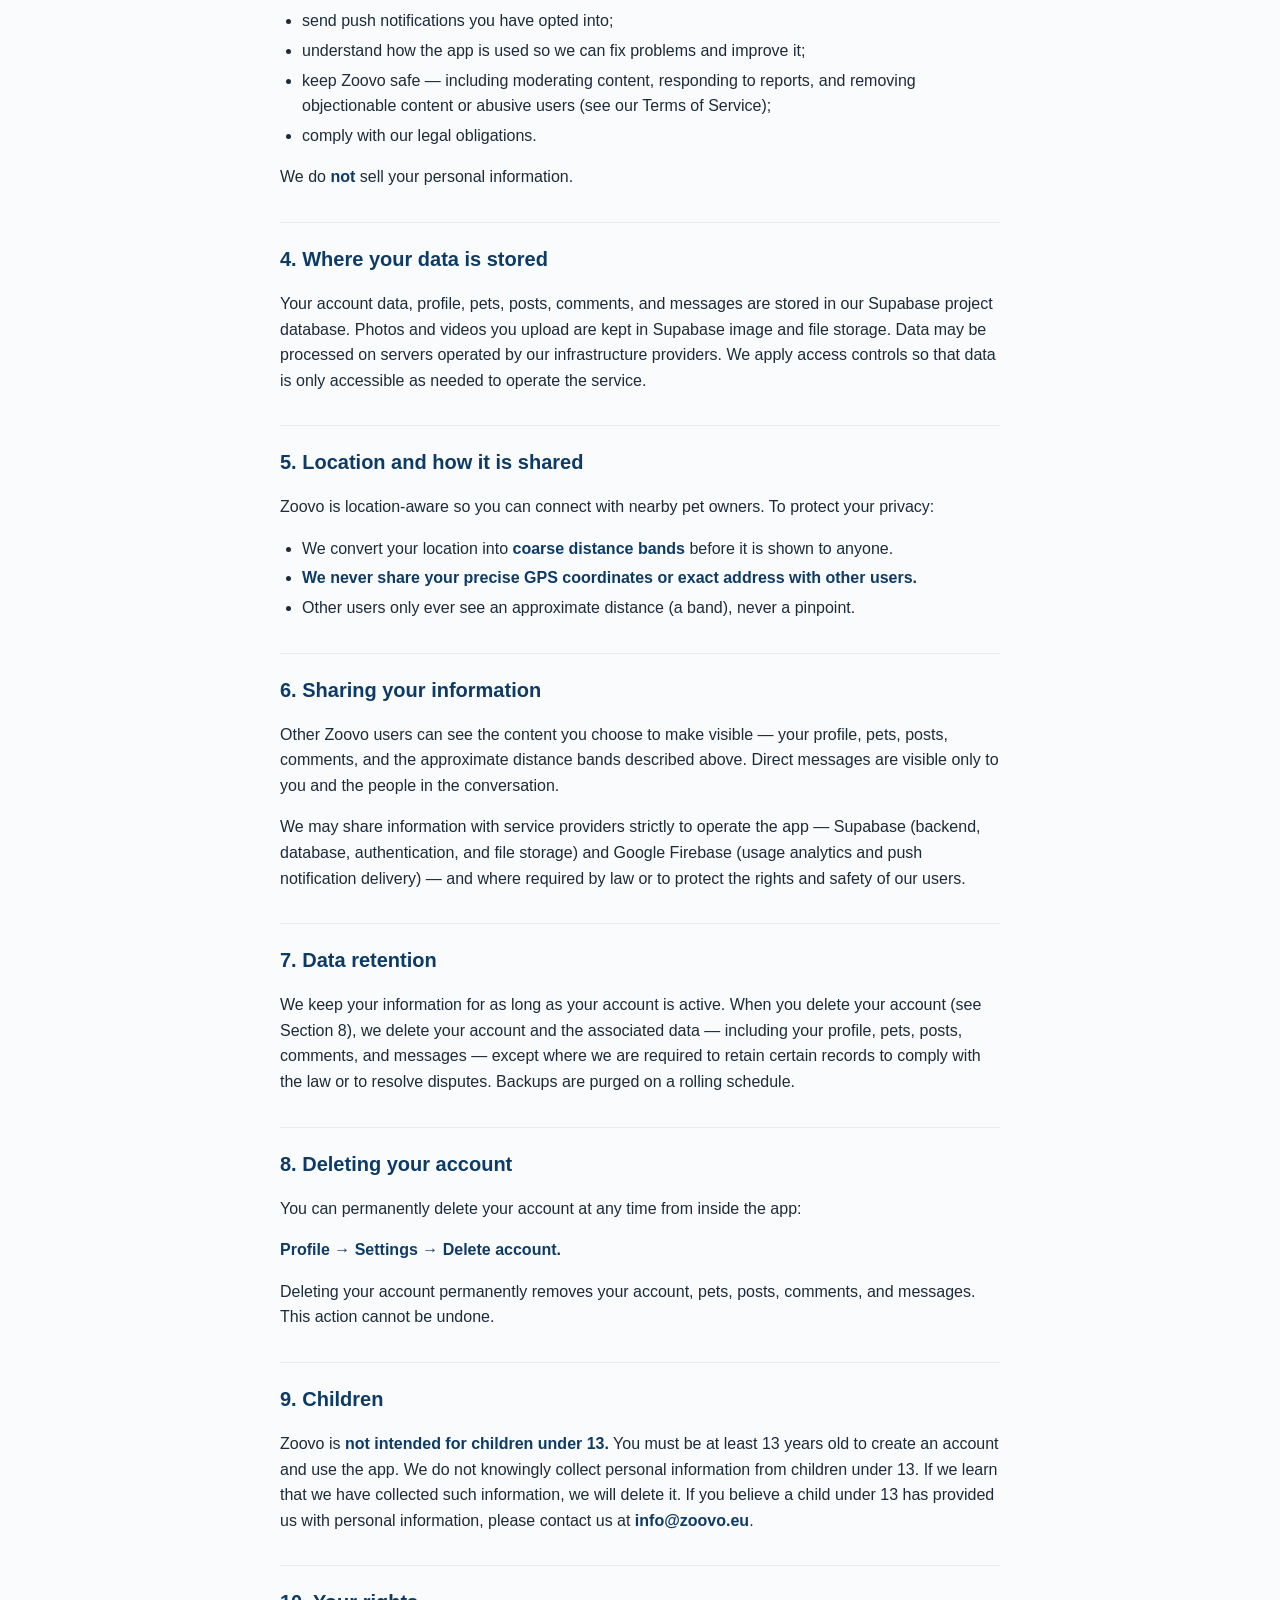
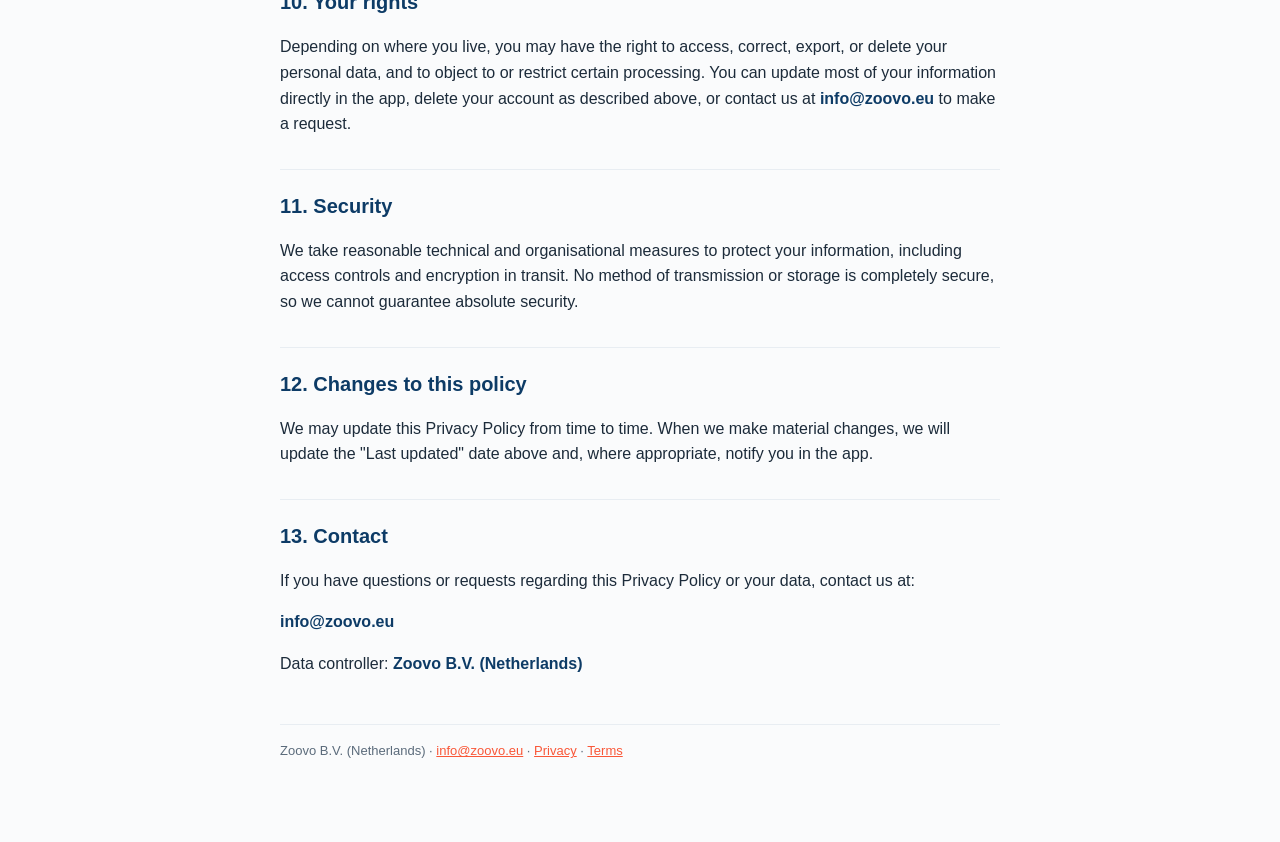
<file: privacy/index.html>
<!doctype html><html lang="en"><head>
<meta charset="utf-8"><meta name="viewport" content="width=device-width,initial-scale=1">
<title>Privacy Policy — Zoovo</title><style>
:root{--navy:#0D3B66;--coral:#F95738;--ink:#1c2b3a;--muted:#5b6b7b}
*{box-sizing:border-box}
body{margin:0;background:#fafbfc;color:var(--ink);font:16px/1.6 -apple-system,BlinkMacSystemFont,'Segoe UI',Roboto,Helvetica,Arial,sans-serif}
.wrap{max-width:760px;margin:0 auto;padding:32px 20px 80px}
header{background:linear-gradient(180deg,#0D213B,#0D3B65);color:#fff;padding:28px 20px}
header .wrap{padding:0;max-width:760px}
header a{color:#fff;text-decoration:none;font-weight:700;letter-spacing:2px}
h1{color:var(--navy);font-size:28px;margin:8px 0 4px}
h2{color:var(--navy);font-size:20px;margin:32px 0 8px;border-top:1px solid #e8edf2;padding-top:20px}
h3{color:var(--navy);font-size:16px;margin:20px 0 6px}
a{color:var(--coral)}
strong{color:var(--navy)}
ul{padding-left:22px}
li{margin:4px 0}
.muted{color:var(--muted);font-size:13px}
footer{color:var(--muted);font-size:13px;margin-top:48px;border-top:1px solid #e8edf2;padding-top:16px}
</style></head>
<body><header><div class="wrap"><a href="/">ZOOVO</a></div></header>
<main class="wrap"><h1>Zoovo Privacy Policy</h1>
<p><strong>Last updated: 2026-10-07</strong></p>
<p>This Privacy Policy explains what information Zoovo collects, how we use it, and the choices you have. Zoovo is a social network for pets and their people. By creating an account or using the app, you agree to the practices described here.</p>
<p><strong>Data controller: Zoovo B.V. (Netherlands)</strong></p>
<p>If you have any questions about this policy or your data, contact us at <strong>info@zoovo.eu</strong>.</p>
<h2>1. Who we are</h2>
<p>Zoovo is a mobile application that lets pet owners create profiles for themselves and their pets, share posts (photos and videos), comment, send direct messages, and discover other pet owners nearby. The app is built on Flutter and uses <a href="https://supabase.com">Supabase</a> for our backend, database, authentication, and file storage.</p>
<h2>2. Information we collect</h2>
<p>We only collect the information we need to run the service.</p>
<h3>Information you give us</h3>
<ul>
<li><strong>Account details</strong> — your email address and password (passwords are stored in hashed form by our authentication provider; we never see your plain-text password).</li>
<li><strong>Profile information</strong> — your name, city, and profile photos.</li>
<li><strong>Pets</strong> — details about your pets, such as their name, species, photos, and other information you choose to add.</li>
<li><strong>Content you create</strong> — posts, photos, videos, captions, and comments.</li>
<li><strong>Direct messages</strong> — the content of messages you send to and receive from other users.</li>
</ul>
<h3>Information we collect automatically</h3>
<ul>
<li><strong>Approximate location</strong> — to help you find pet owners and content nearby, we use a coarse location expressed only as approximate distance bands (for example, &quot;within 5 km&quot;). <strong>Your exact location is never shared with other users</strong> — only coarse distance bands are shown. See Section 5 for details.</li>
<li><strong>Device push tokens</strong> — if you enable notifications, we store a device token so we can deliver push notifications to you. Notifications are delivered through Google Firebase Cloud Messaging and Apple Push Notification service.</li>
<li><strong>App usage and diagnostics</strong> — we use Google Firebase Analytics to understand how the app is used, for example which screens are opened and when posts, playdates, or messages are created. This includes an app-instance identifier, your device model and operating system, and the actions you take in the app — never the content of your posts or messages. We don&#39;t show ads, and we don&#39;t use this data to track you across other companies&#39; apps or websites.</li>
</ul>
<h2>3. How we use your information</h2>
<p>We use the information above to:</p>
<ul>
<li>create and maintain your account;</li>
<li>show your profile, pets, posts, and comments to other users as you direct;</li>
<li>deliver direct messages between you and other users;</li>
<li>show you relevant nearby content and people using coarse distance bands;</li>
<li>send push notifications you have opted into;</li>
<li>understand how the app is used so we can fix problems and improve it;</li>
<li>keep Zoovo safe — including moderating content, responding to reports, and removing objectionable content or abusive users (see our Terms of Service);</li>
<li>comply with our legal obligations.</li>
</ul>
<p>We do <strong>not</strong> sell your personal information.</p>
<h2>4. Where your data is stored</h2>
<p>Your account data, profile, pets, posts, comments, and messages are stored in our Supabase project database. Photos and videos you upload are kept in Supabase image and file storage. Data may be processed on servers operated by our infrastructure providers. We apply access controls so that data is only accessible as needed to operate the service.</p>
<h2>5. Location and how it is shared</h2>
<p>Zoovo is location-aware so you can connect with nearby pet owners. To protect your privacy:</p>
<ul>
<li>We convert your location into <strong>coarse distance bands</strong> before it is shown to anyone.</li>
<li><strong>We never share your precise GPS coordinates or exact address with other users.</strong></li>
<li>Other users only ever see an approximate distance (a band), never a pinpoint.</li>
</ul>
<h2>6. Sharing your information</h2>
<p>Other Zoovo users can see the content you choose to make visible — your profile, pets, posts, comments, and the approximate distance bands described above. Direct messages are visible only to you and the people in the conversation.</p>
<p>We may share information with service providers strictly to operate the app — Supabase (backend, database, authentication, and file storage) and Google Firebase (usage analytics and push notification delivery) — and where required by law or to protect the rights and safety of our users.</p>
<h2>7. Data retention</h2>
<p>We keep your information for as long as your account is active. When you delete your account (see Section 8), we delete your account and the associated data — including your profile, pets, posts, comments, and messages — except where we are required to retain certain records to comply with the law or to resolve disputes. Backups are purged on a rolling schedule.</p>
<h2>8. Deleting your account</h2>
<p>You can permanently delete your account at any time from inside the app:</p>
<p><strong>Profile → Settings → Delete account.</strong></p>
<p>Deleting your account permanently removes your account, pets, posts, comments, and messages. This action cannot be undone.</p>
<h2>9. Children</h2>
<p>Zoovo is <strong>not intended for children under 13.</strong> You must be at least 13 years old to create an account and use the app. We do not knowingly collect personal information from children under 13. If we learn that we have collected such information, we will delete it. If you believe a child under 13 has provided us with personal information, please contact us at <strong>info@zoovo.eu</strong>.</p>
<h2>10. Your rights</h2>
<p>Depending on where you live, you may have the right to access, correct, export, or delete your personal data, and to object to or restrict certain processing. You can update most of your information directly in the app, delete your account as described above, or contact us at <strong>info@zoovo.eu</strong> to make a request.</p>
<h2>11. Security</h2>
<p>We take reasonable technical and organisational measures to protect your information, including access controls and encryption in transit. No method of transmission or storage is completely secure, so we cannot guarantee absolute security.</p>
<h2>12. Changes to this policy</h2>
<p>We may update this Privacy Policy from time to time. When we make material changes, we will update the &quot;Last updated&quot; date above and, where appropriate, notify you in the app.</p>
<h2>13. Contact</h2>
<p>If you have questions or requests regarding this Privacy Policy or your data, contact us at:</p>
<p><strong>info@zoovo.eu</strong></p>
<p>Data controller: <strong>Zoovo B.V. (Netherlands)</strong></p>
<footer>Zoovo B.V. (Netherlands) · <a href="mailto:info@zoovo.eu">info@zoovo.eu</a> · <a href="/privacy">Privacy</a> · <a href="/terms">Terms</a></footer>
</main></body></html>
</file>
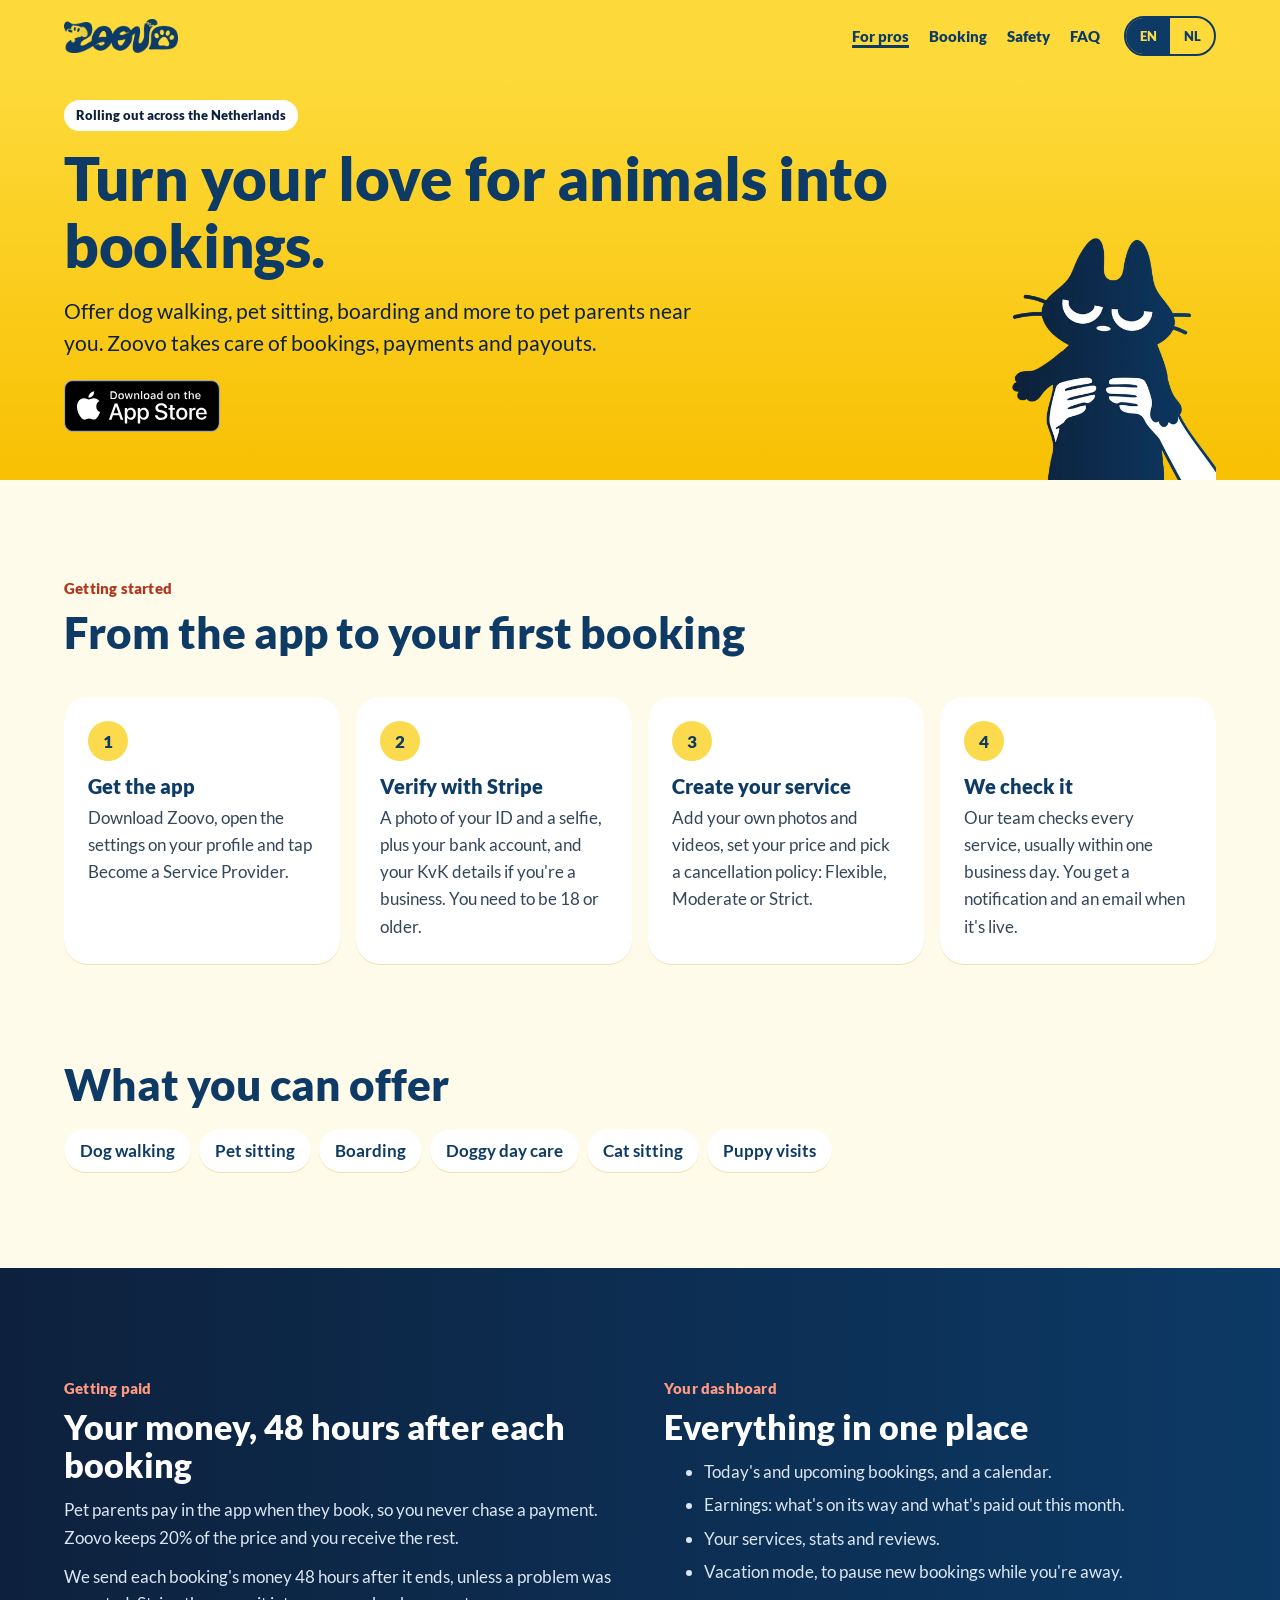
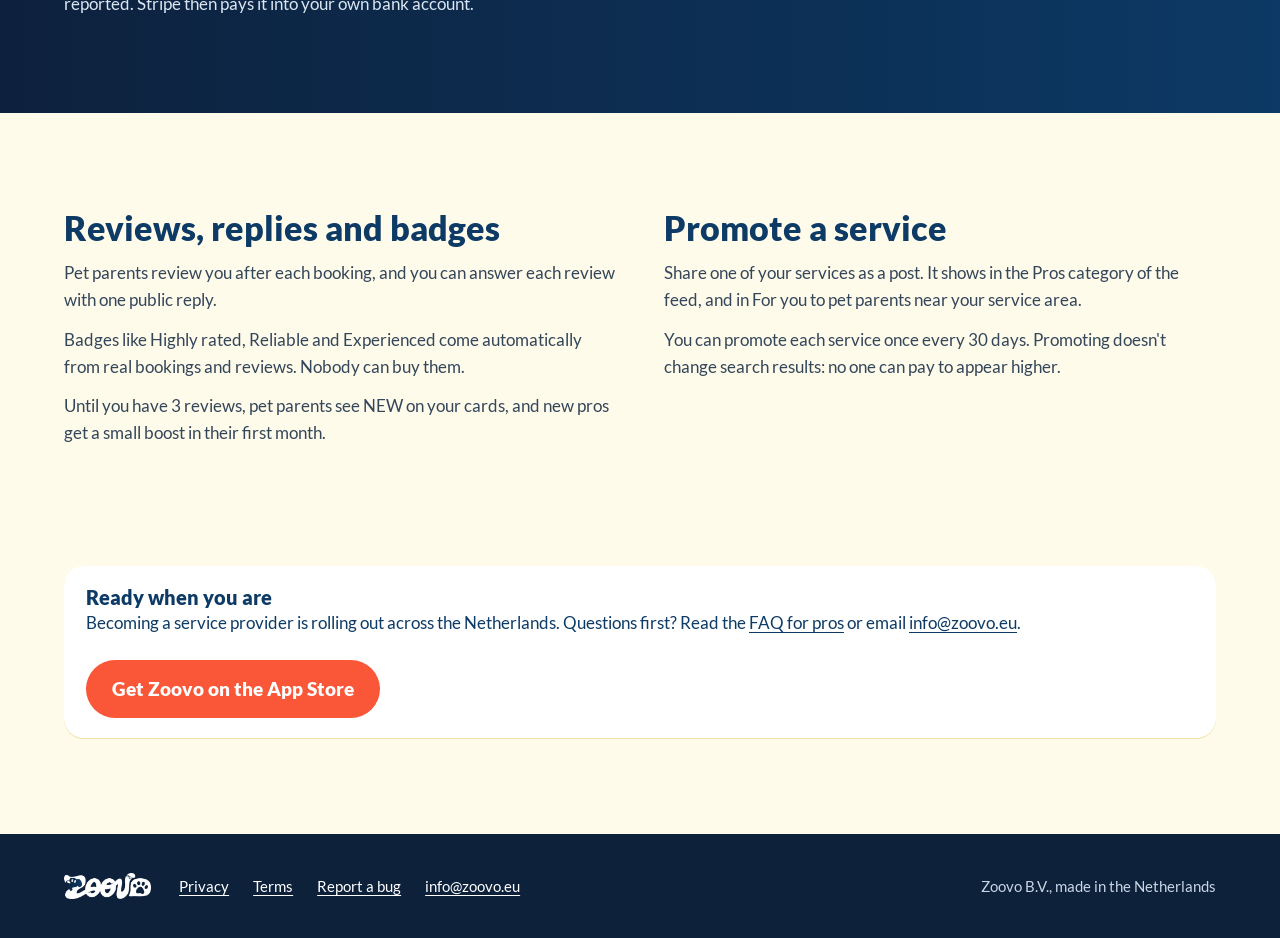
<file: pros/index.html>
<!doctype html>
<html lang="en">
<head>
<meta charset="utf-8">
<meta name="viewport" content="width=device-width,initial-scale=1">
<meta http-equiv="Content-Security-Policy" content="default-src 'none'; script-src 'self'; style-src 'self'; img-src 'self'; font-src 'self'; base-uri 'none'; form-action 'none'; object-src 'none'">
<title>Zoovo for pros · Turn your love for animals into bookings</title>
<meta name="description" content="Offer dog walking, pet sitting, boarding and more on Zoovo. Verified by Stripe, checked by our team, paid to your own bank 48 hours after each booking.">
<link rel="canonical" href="https://zoovo-app.github.io/pros/">
<meta name="apple-itunes-app" content="app-id=6778077059">
<meta name="theme-color" content="#FDDA3A">
<meta property="og:type" content="website">
<meta property="og:site_name" content="Zoovo">
<meta property="og:title" content="Zoovo for pros">
<meta property="og:description" content="Offer pet care on Zoovo and get paid to your own bank 48 hours after each booking.">
<meta property="og:url" content="https://zoovo-app.github.io/pros/">
<meta property="og:image" content="https://zoovo-app.github.io/assets/site/img/og-image.jpg">
<meta property="og:image:width" content="1200">
<meta property="og:image:height" content="630">
<meta name="twitter:card" content="summary_large_image">
<link rel="icon" href="/favicon.ico" sizes="32x32">
<link rel="icon" href="/assets/site/img/favicon-48.png" type="image/png">
<link rel="apple-touch-icon" href="/apple-touch-icon.png">
<link rel="preload" href="/assets/site/fonts/lato-latin-900-normal.woff2" as="font" type="font/woff2" crossorigin>
<link rel="stylesheet" href="/assets/site/site.css">
<script src="/assets/site/lang.js"></script>
</head>
<body data-page="pros" class="pro-accent">
<a class="skip" href="#main" data-t="common.skip">Skip to content</a>

<div class="top on-yellow">
  <header class="site-head wrap">
    <nav class="nav" aria-label="Main" data-t-aria="common.navLabel">
      <a class="brand" href="/"><img src="/assets/site/img/logo-navy.webp" width="600" height="179" alt="Zoovo home" data-t-alt="common.home"></a>
      <ul class="nav-links">
        <li><a href="/pros/" aria-current="page" data-t="common.navPros">For pros</a></li>
        <li><a href="/booking/" data-t="common.navBooking">Booking</a></li>
        <li><a href="/safety/" data-t="common.navSafety">Safety</a></li>
        <li><a href="/faq/" data-t="common.navFaq">FAQ</a></li>
      </ul>
      <div class="lang" role="group" aria-label="Language" data-t-aria="common.langLabel">
        <button type="button" data-lang="en" aria-pressed="true" lang="en">EN</button>
        <button type="button" data-lang="nl" aria-pressed="false" lang="nl">NL</button>
      </div>
    </nav>
  </header>
</div>

<main id="main">
  <section class="page-head on-yellow" aria-labelledby="page-title">
    <div class="wrap head-body">
      <div class="head-copy">
        <!-- Remove the .rollout line once the marketplace is open to everyone. -->
        <p class="rollout" data-t="common.rollout">Rolling out across the Netherlands</p>
        <h1 id="page-title" data-t="pros.title1">Turn your love for animals into bookings.</h1>
        <p class="lead" data-t="pros.lead">Offer dog walking, pet sitting, boarding and more to pet parents near you. Zoovo takes care of bookings, payments and payouts.</p>
        <div class="store">
          <a class="store-badge" href="https://apps.apple.com/app/id6778077059"><img src="/assets/site/img/app-store-badge.svg" width="120" height="40" alt="Download on the App Store" data-t-alt="common.storeAlt"></a>
        </div>
      </div>
      <img class="mascot" src="/assets/site/img/tile-pros.webp" width="400" height="440" alt="">
    </div>
  </section>

  <section class="section wrap" aria-labelledby="start-title">
    <p class="eyebrow" data-t="pros.startEyebrow">Getting started</p>
    <h2 class="h2" id="start-title" data-t="pros.startTitle">From the app to your first booking</h2>
    <ol class="steps">
      <li class="card"><h3 class="h3" data-t="pros.s1Title">Get the app</h3><p data-t="pros.s1">Download Zoovo, open the settings on your profile and tap Become a Service Provider.</p></li>
      <li class="card"><h3 class="h3" data-t="pros.s2Title">Verify with Stripe</h3><p data-t="pros.s2">A photo of your ID and a selfie, plus your bank account, and your KvK details if you're a business. You need to be 18 or older.</p></li>
      <li class="card"><h3 class="h3" data-t="pros.s3Title">Create your service</h3><p data-t="pros.s3">Add your own photos and videos, set your price and pick a cancellation policy: Flexible, Moderate or Strict.</p></li>
      <li class="card"><h3 class="h3" data-t="pros.s4Title">We check it</h3><p data-t="pros.s4">Our team checks every service, usually within one business day. You get a notification and an email when it's live.</p></li>
    </ol>
  </section>

  <section class="section section-tight wrap" aria-labelledby="offer-title">
    <h2 class="h2" id="offer-title" data-t="pros.offerTitle">What you can offer</h2>
    <ul class="chips">
      <li data-t="cat.walking">Dog walking</li>
      <li data-t="cat.sitting">Pet sitting</li>
      <li data-t="cat.boarding">Boarding</li>
      <li data-t="cat.daycare">Doggy day care</li>
      <li data-t="cat.cats">Cat sitting</li>
      <li data-t="cat.puppy">Puppy visits</li>
    </ul>
  </section>

  <section class="band" aria-labelledby="paid-title">
    <div class="wrap section split">
      <div class="prose">
        <p class="eyebrow" data-t="pros.paidEyebrow">Getting paid</p>
        <h2 id="paid-title" data-t="pros.paidTitle">Your money, 48 hours after each booking</h2>
        <p data-t="pros.paid1">Pet parents pay in the app when they book, so you never chase a payment. Zoovo keeps 20% of the price and you receive the rest.</p>
        <p data-t="pros.paid2">We send each booking's money 48 hours after it ends, unless a problem was reported. Stripe then pays it into your own bank account.</p>
      </div>
      <div class="prose">
        <p class="eyebrow" data-t="pros.dashEyebrow">Your dashboard</p>
        <h2 data-t="pros.dashTitle">Everything in one place</h2>
        <ul>
          <li data-t="pros.dash1">Today's and upcoming bookings, and a calendar.</li>
          <li data-t="pros.dash2">Earnings: what's on its way and what's paid out this month.</li>
          <li data-t="pros.dash3">Your services, stats and reviews.</li>
          <li data-t="pros.dash4">Vacation mode, to pause new bookings while you're away.</li>
        </ul>
      </div>
    </div>
  </section>

  <section class="section wrap split" aria-label="Reviews and promotion" data-t-aria="pros.moreLabel">
    <div class="prose">
      <h2 data-t="pros.reviewsTitle">Reviews, replies and badges</h2>
      <p data-t="pros.reviews1">Pet parents review you after each booking, and you can answer each review with one public reply.</p>
      <p data-t="pros.reviews2">Badges like Highly rated, Reliable and Experienced come automatically from real bookings and reviews. Nobody can buy them.</p>
      <p data-t="pros.reviews3">Until you have 3 reviews, pet parents see NEW on your cards, and new pros get a small boost in their first month.</p>
    </div>
    <div class="prose">
      <h2 data-t="pros.promoTitle">Promote a service</h2>
      <p data-t="pros.promo1">Share one of your services as a post. It shows in the Pros category of the feed, and in For you to pet parents near your service area.</p>
      <p data-t="pros.promo2">You can promote each service once every 30 days. Promoting doesn't change search results: no one can pay to appear higher.</p>
    </div>
  </section>

  <section class="section section-tight wrap" aria-labelledby="go-title">
    <div class="notice">
      <h2 class="h3" id="go-title" data-t="pros.goTitle">Ready when you are</h2>
      <p data-t="pros.go">Becoming a service provider is rolling out across the Netherlands. Questions first? Read the <a href="/faq/#pros">FAQ for pros</a> or email <a href="mailto:info@zoovo.eu">info@zoovo.eu</a>.</p>
      <p class="more"><a class="btn btn-coral" href="https://apps.apple.com/app/id6778077059" data-t="pros.goCta">Get Zoovo on the App Store</a></p>
    </div>
  </section>
</main>

<footer class="site-foot">
  <div class="wrap inner">
    <img src="/assets/site/img/logo-white.webp" width="600" height="179" loading="lazy" alt="Zoovo">
    <ul>
      <li><a href="/privacy/" data-t="common.privacy">Privacy</a></li>
      <li><a href="/terms/" data-t="common.terms">Terms</a></li>
      <li><a href="/report-bug/" data-t="common.bug">Report a bug</a></li>
      <li><a href="mailto:info@zoovo.eu">info@zoovo.eu</a></li>
    </ul>
    <p class="legal" data-t="common.legal">Zoovo B.V., made in the Netherlands</p>
  </div>
</footer>
<script src="/assets/site/nl.js" defer></script>
<script src="/assets/site/site.js" defer></script>
</body>
</html>
</file>
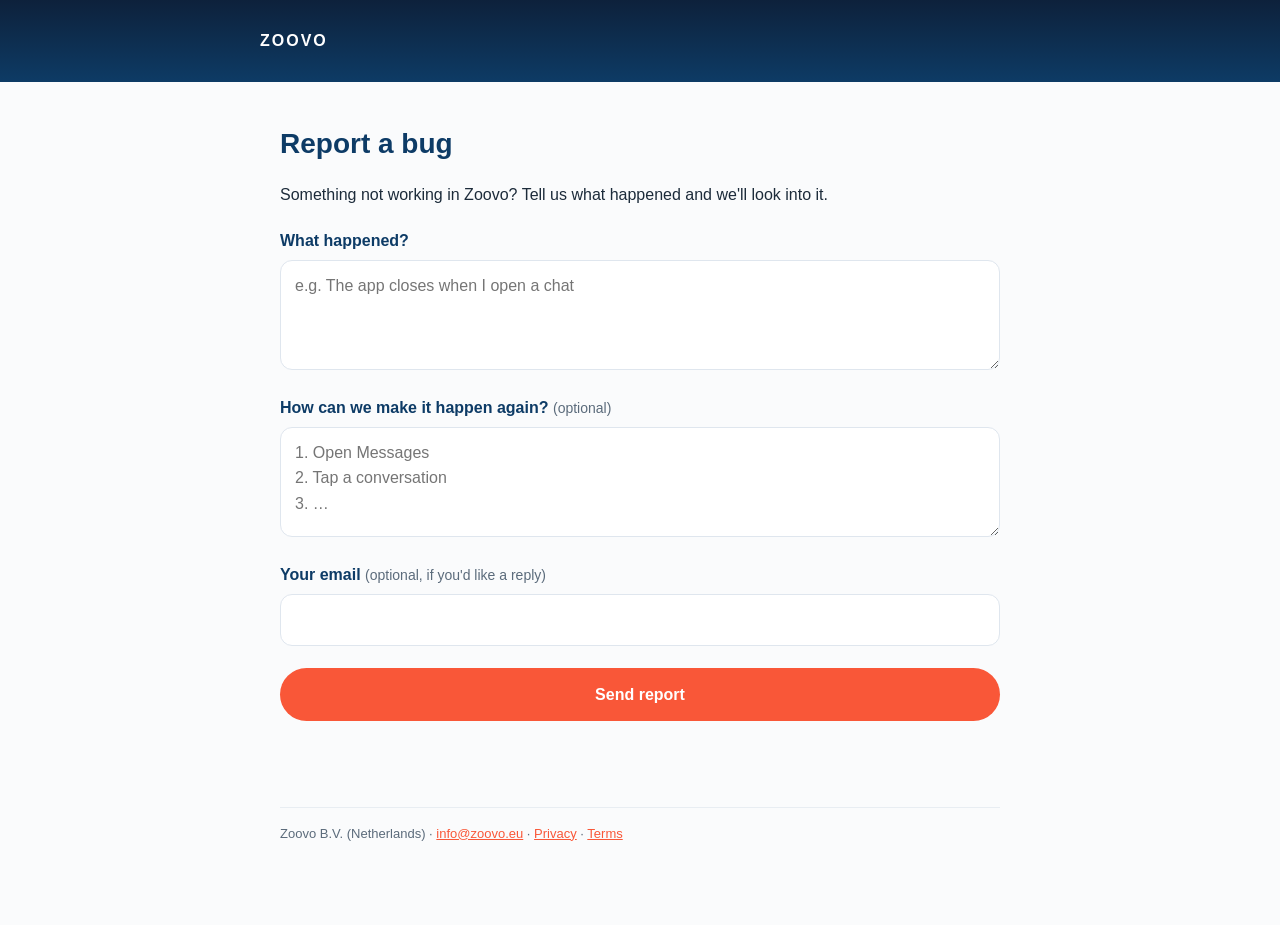
<file: report-bug/index.html>
<!doctype html><html lang="en"><head>
<meta charset="utf-8"><meta name="viewport" content="width=device-width,initial-scale=1">
<meta name="robots" content="noindex">
<script defer src="/assets/vendor/supabase-js-2.117.3.js" integrity="sha384-BWcjm9OdFth9TbhCxZPdm+gAOUMAzQy9nmTs12ioXdCcbVnJaPMn+fMUoQCLt60R" crossorigin="anonymous"></script>
<title>Report a bug — Zoovo</title><style>
:root{--navy:#0D3B66;--coral:#F95738;--ink:#1c2b3a;--muted:#5b6b7b;--line:#dfe6ee}
*{box-sizing:border-box}
body{margin:0;background:#fafbfc;color:var(--ink);font:16px/1.6 -apple-system,BlinkMacSystemFont,'Segoe UI',Roboto,Helvetica,Arial,sans-serif}
.wrap{max-width:760px;margin:0 auto;padding:32px 20px 80px}
header{background:linear-gradient(180deg,#0D213B,#0D3B65);color:#fff;padding:28px 20px}
header .wrap{padding:0;max-width:760px}
header a{color:#fff;text-decoration:none;font-weight:700;letter-spacing:2px}
h1{color:var(--navy);font-size:28px;margin:8px 0 4px}
a{color:var(--coral)}
.muted{color:var(--muted);font-size:13px}
footer{color:var(--muted);font-size:13px;margin-top:48px;border-top:1px solid #e8edf2;padding-top:16px}
form{margin-top:20px}
label{display:block;font-weight:600;color:var(--navy);margin:18px 0 6px}
label .opt{font-weight:400;color:var(--muted);font-size:14px}
textarea,input[type=email]{width:100%;font:inherit;color:inherit;background:#fff;border:1px solid var(--line);border-radius:12px;padding:12px 14px}
textarea{resize:vertical;min-height:110px}
textarea:focus,input:focus{outline:2px solid var(--navy);outline-offset:1px;border-color:transparent}
.hp{position:absolute;left:-10000px;width:1px;height:1px;opacity:0}
.ctx{margin-top:18px;background:#eef3f8;border-radius:12px;padding:12px 14px;font-size:14px;color:var(--muted)}
.ctx strong{color:var(--navy)}
button{margin-top:22px;width:100%;font:inherit;font-weight:700;color:#fff;background:var(--coral);border:0;border-radius:999px;padding:14px 20px;cursor:pointer}
button:disabled{opacity:.6;cursor:default}
#msg{min-height:1.6em;margin:12px 0 0}
#msg.error{color:#c62828}
.done{margin-top:24px;background:#fff;border:1px solid var(--line);border-radius:16px;padding:24px}
.done h2{color:var(--navy);margin:0 0 6px;font-size:22px}
</style></head>
<body><header><div class="wrap"><a href="/">ZOOVO</a></div></header>
<main class="wrap">
<h1 data-t="title">Report a bug</h1>
<p data-t="intro">Something not working in Zoovo? Tell us what happened and we'll look into it.</p>

<form id="form" novalidate>
  <label for="description"><span data-t="what">What happened?</span></label>
  <textarea id="description" maxlength="5000" required data-tp="whatPh" placeholder="e.g. The app closes when I open a chat"></textarea>

  <label for="steps"><span data-t="steps">How can we make it happen again?</span> <span class="opt" data-t="optional">(optional)</span></label>
  <textarea id="steps" maxlength="5000" data-tp="stepsPh" placeholder="1. Open Messages&#10;2. Tap a conversation&#10;3. …"></textarea>

  <label for="email"><span data-t="email">Your email</span> <span class="opt" data-t="emailOpt">(optional, if you'd like a reply)</span></label>
  <input id="email" type="email" maxlength="320" autocomplete="email">

  <input id="website" class="hp" tabindex="-1" autocomplete="off" aria-hidden="true">

  <div id="context" class="ctx" hidden><span data-t="attach">We'll attach:</span> <strong id="contextText"></strong></div>

  <button id="send" type="submit" data-t="send">Send report</button>
  <p id="msg" role="status" aria-live="polite"></p>
</form>

<div id="done" class="done" hidden>
  <h2 data-t="thanks">Thanks, we got it!</h2>
  <p data-t="thanksBody">We read every report. If you left your email, we may get back to you.</p>
  <p class="muted"><span data-t="ref">Reference:</span> <span id="ref"></span></p>
</div>

<footer>Zoovo B.V. (Netherlands) · <a href="mailto:info@zoovo.eu">info@zoovo.eu</a> · <a href="/privacy">Privacy</a> · <a href="/terms">Terms</a></footer>
</main>
<script type="module">
import { supabaseClient } from '/assets/supabase.js';

const NL = {
  title: 'Bug melden',
  intro: 'Werkt er iets niet in Zoovo? Vertel ons wat er gebeurde, dan kijken we ernaar.',
  what: 'Wat gebeurde er?',
  whatPh: 'bijv. De app sluit af als ik een chat open',
  steps: 'Hoe kunnen we het opnieuw laten gebeuren?',
  stepsPh: '1. Open Berichten\n2. Tik op een gesprek\n3. …',
  optional: '(optioneel)',
  email: 'Je e-mailadres',
  emailOpt: '(optioneel, als je een reactie wilt)',
  attach: 'We voegen toe:',
  send: 'Melding versturen',
  thanks: 'Bedankt, we hebben het ontvangen!',
  thanksBody: 'We lezen elke melding. Als je je e-mailadres hebt achtergelaten, nemen we misschien contact op.',
  ref: 'Referentie:',
  tooShort: 'Beschrijf de bug in een paar woorden.',
  badEmail: 'Dat e-mailadres lijkt niet te kloppen.',
  sending: 'Versturen…',
  failed: 'Versturen is niet gelukt. Probeer het opnieuw of mail ons op info@zoovo.eu.',
};
const EN = {
  tooShort: 'Please describe the bug in a few words.',
  badEmail: "That email address doesn't look right.",
  sending: 'Sending…',
  failed: "Couldn't send your report. Please try again or email us at info@zoovo.eu.",
};
const dutch = (navigator.language || '').toLowerCase().startsWith('nl');
const t = (key) => (dutch && NL[key]) || EN[key] || '';
if (dutch) {
  document.documentElement.lang = 'nl';
  document.title = NL.title + ' — Zoovo';
  document.querySelectorAll('[data-t]').forEach((el) => { if (NL[el.dataset.t]) el.textContent = NL[el.dataset.t]; });
  document.querySelectorAll('[data-tp]').forEach((el) => { if (NL[el.dataset.tp]) el.placeholder = NL[el.dataset.tp]; });
}

// Context the app appends to the URL (lib/core/utils/bug_report.dart).
const q = new URLSearchParams(location.search);
const ctx = {
  app_version: q.get('app_version'), build: q.get('build'), platform: q.get('platform'),
  os_version: q.get('os_version'), screen: q.get('screen'), user_id: q.get('user_id'),
};
const summary = [
  ctx.app_version && `Zoovo ${ctx.app_version}${ctx.build ? ` (${ctx.build})` : ''}`,
  // iOS reports "Version 26.3.1 (Build 23D8133)"; "iOS 26.3.1" is enough here.
  ctx.platform && [ctx.platform, (ctx.os_version || '').replace(/^Version\s+/i, '').replace(/\s*\(.*\)$/, '')].filter(Boolean).join(' '),
  ctx.screen && `screen: ${ctx.screen}`,
].filter(Boolean).join(' · ');
if (summary) {
  document.getElementById('contextText').textContent = summary;
  document.getElementById('context').hidden = false;
}

const form = document.getElementById('form');
const send = document.getElementById('send');
const msg = document.getElementById('msg');
const showError = (text) => { msg.textContent = text; msg.className = 'error'; };

form.addEventListener('submit', async (e) => {
  e.preventDefault();
  const description = document.getElementById('description').value.trim();
  const steps = document.getElementById('steps').value.trim();
  const email = document.getElementById('email').value.trim();
  if (description.length < 5) return showError(t('tooShort'));
  if (email && !document.getElementById('email').checkValidity()) return showError(t('badEmail'));

  // Bots fill every field; people never see this one.
  if (document.getElementById('website').value) return finish('—');

  send.disabled = true;
  msg.textContent = t('sending'); msg.className = '';
  let client;
  try {
    client = supabaseClient();
  } catch (err) {
    console.error(err);
    send.disabled = false;
    return showError(t('failed'));
  }
  const { data, error } = await client.rpc('submit_bug_report', {
    p_description: description,
    p_steps: steps || null,
    p_contact_email: email || null,
    p_app_version: ctx.app_version,
    p_build: ctx.build,
    p_platform: ctx.platform,
    p_os_version: ctx.os_version,
    p_screen: ctx.screen,
    p_user_id: ctx.user_id,
  });
  send.disabled = false;
  if (error) {
    console.error(error);
    return showError(t('failed'));
  }
  finish(String(data).slice(0, 8));
});

function finish(ref) {
  document.getElementById('ref').textContent = ref;
  form.hidden = true;
  document.getElementById('done').hidden = false;
  window.scrollTo({ top: 0, behavior: 'smooth' });
}
</script>
</body></html>
</file>
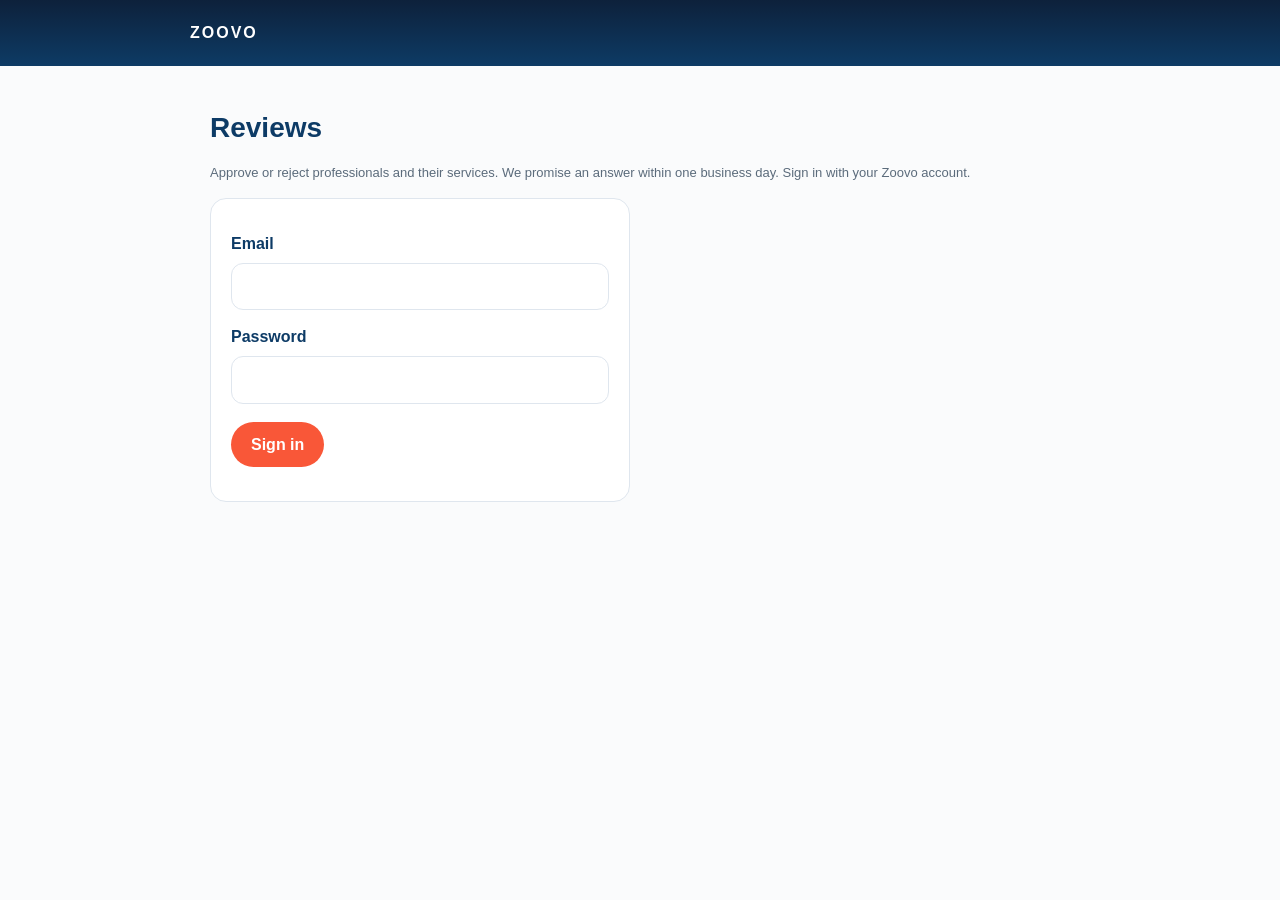
<file: review/index.html>
<!doctype html><html lang="en"><head>
<meta charset="utf-8"><meta name="viewport" content="width=device-width,initial-scale=1">
<meta http-equiv="Content-Security-Policy" content="default-src 'none'; script-src 'self'; style-src 'self'; connect-src https://bzoaterrltmuqedpikjv.supabase.co wss://bzoaterrltmuqedpikjv.supabase.co; img-src 'self' https://bzoaterrltmuqedpikjv.supabase.co data:; media-src https://bzoaterrltmuqedpikjv.supabase.co; base-uri 'none'; form-action 'self'; object-src 'none'">
<meta name="robots" content="noindex">
<script src="/assets/frame-guard.js"></script>
<title>Pro reviews — Zoovo</title>
<link rel="stylesheet" href="/review/review.css">
<script defer src="/assets/vendor/supabase-js-2.117.3.js" integrity="sha384-BWcjm9OdFth9TbhCxZPdm+gAOUMAzQy9nmTs12ioXdCcbVnJaPMn+fMUoQCLt60R" crossorigin="anonymous"></script>
<script type="module" src="/review/app.js"></script>
</head>
<body><header><div class="wrap"><a href="/">ZOOVO</a><button id="signout" hidden>Sign out</button></div></header>
<main class="wrap">
<h1>Reviews</h1>
<p class="muted">Approve or reject professionals and their services. We promise an answer within one business day. Sign in with your Zoovo account.</p>

<section id="signin" class="card signin" hidden>
  <form id="signinForm">
    <label for="email">Email</label>
    <input id="email" type="email" autocomplete="username" required>
    <label for="password">Password</label>
    <input id="password" type="password" autocomplete="current-password" required>
    <button class="btn" id="signinBtn" type="submit">Sign in</button>
    <p id="signinMsg" class="error" role="alert"></p>
  </form>
</section>

<section id="notAdmin" class="card" hidden>
  <p><strong>This account can't review applications yet.</strong> In the Supabase SQL editor, run:</p>
  <pre id="grantSql"></pre>
  <p class="muted">Then reload this page.</p>
</section>

<section id="setup" class="card" hidden>
  <p><strong>The review database isn't set up yet.</strong> Apply migrations 099 and 100 from the Zoovo-app/zoovo-app repo, then reload this page.</p>
</section>

<section id="loadError" class="card" hidden><p class="error" id="loadErrorText"></p></section>

<section id="dash" hidden>
  <div class="toolbar" id="tabs"></div>
  <div class="toolbar" id="filters"></div>
  <p id="listMsg" class="muted" role="status"></p>
  <div id="list"></div>
</section>
</main>
</body></html>
</file>
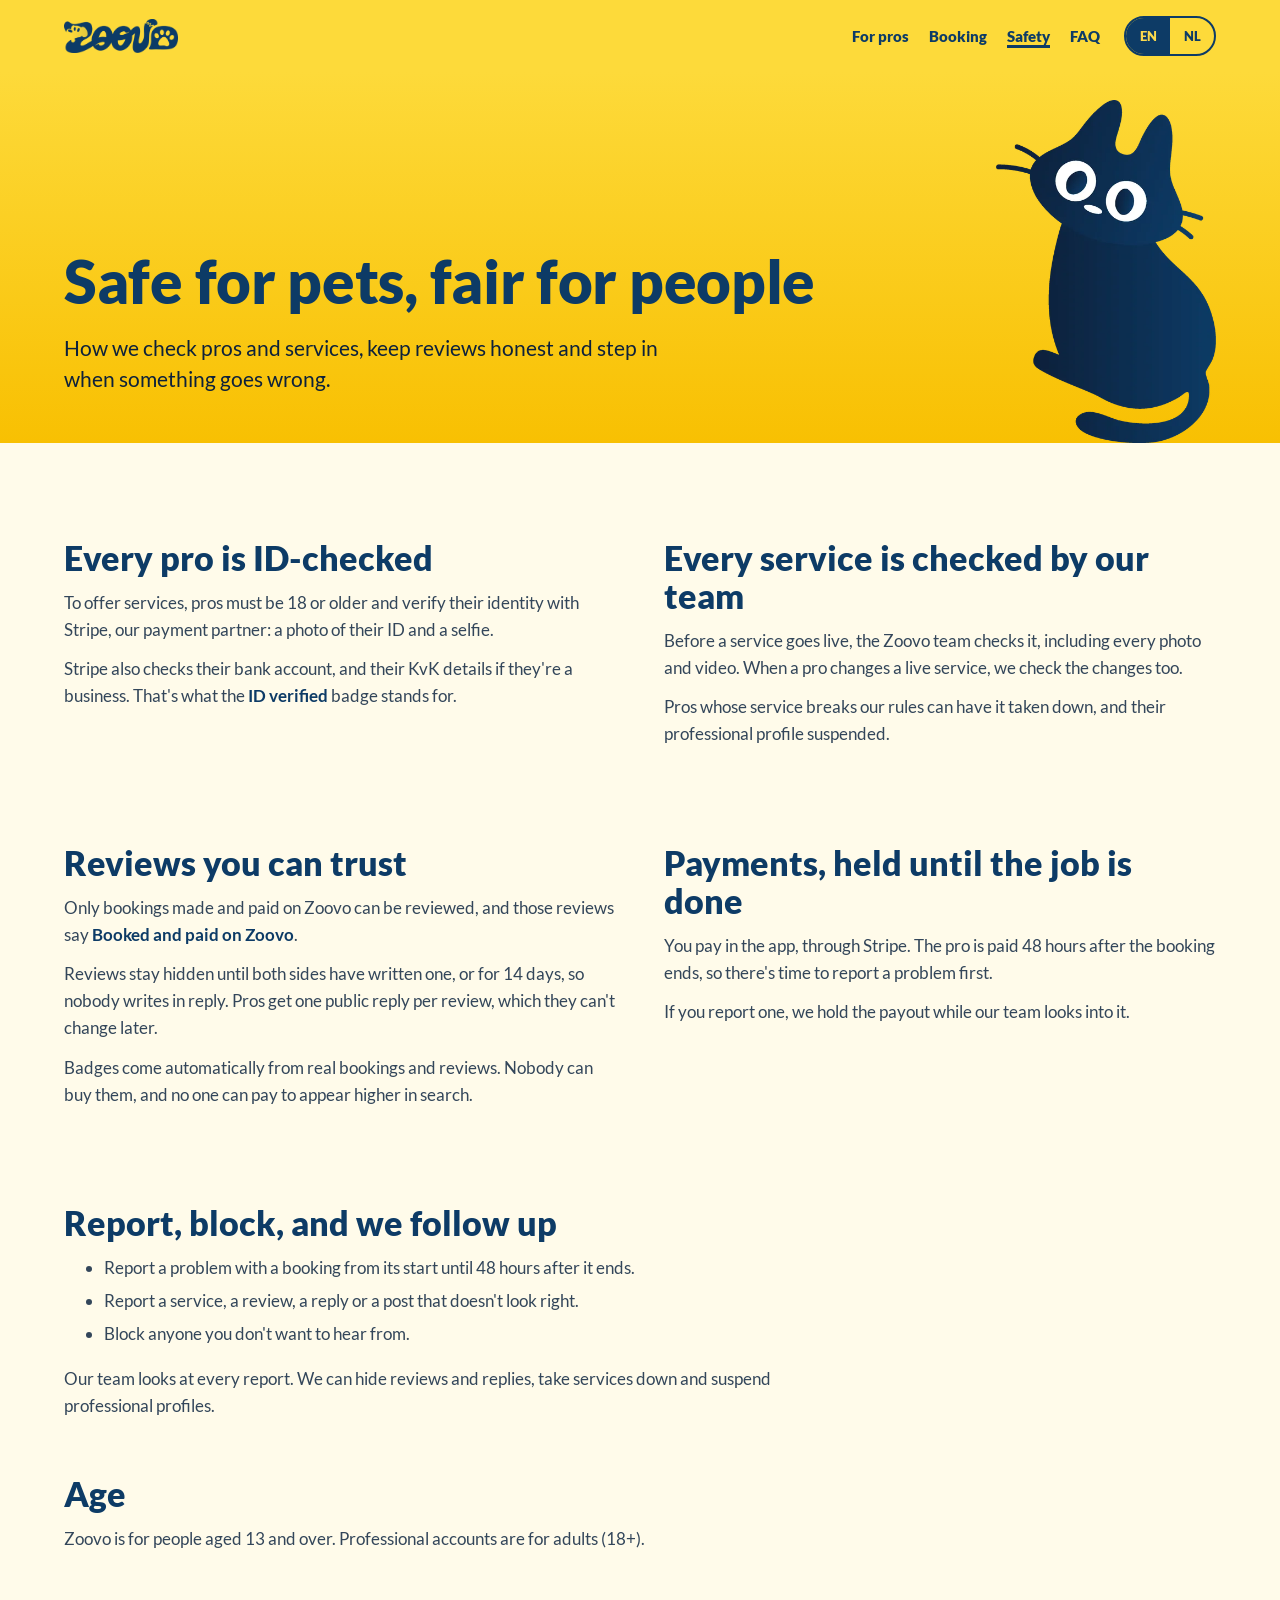
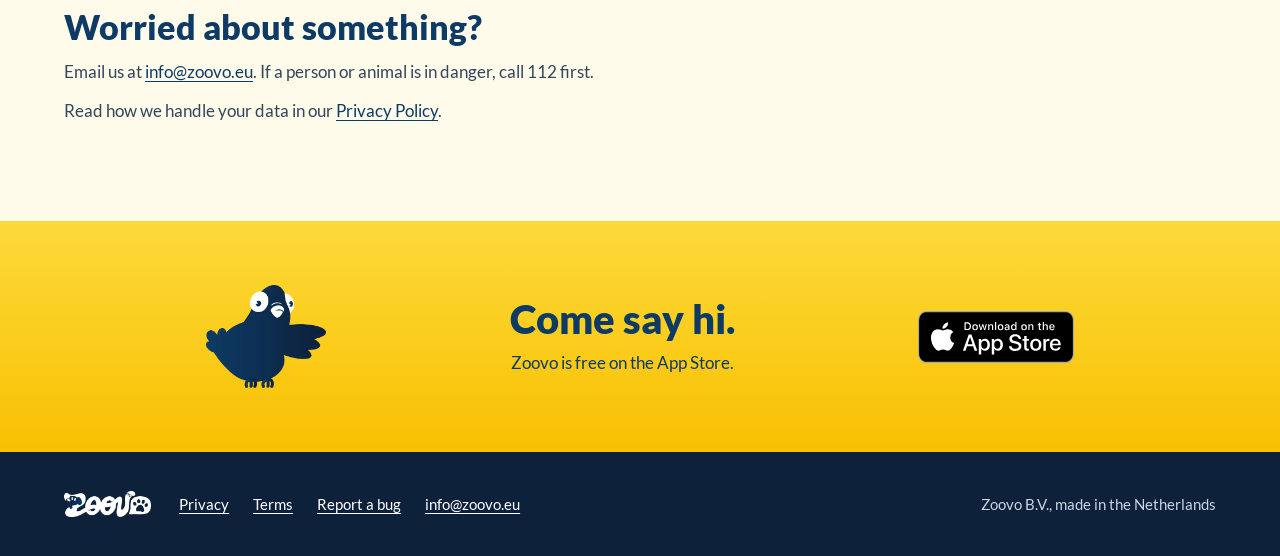
<file: safety/index.html>
<!doctype html>
<html lang="en">
<head>
<meta charset="utf-8">
<meta name="viewport" content="width=device-width,initial-scale=1">
<meta http-equiv="Content-Security-Policy" content="default-src 'none'; script-src 'self'; style-src 'self'; img-src 'self'; font-src 'self'; base-uri 'none'; form-action 'none'; object-src 'none'">
<title>Trust and safety · Zoovo</title>
<meta name="description" content="How Zoovo keeps pets and people safe: ID checks by Stripe, every service checked by our team, honest two-way reviews, payouts held 48 hours and reports our team follows up.">
<link rel="canonical" href="https://zoovo-app.github.io/safety/">
<meta name="apple-itunes-app" content="app-id=6778077059">
<meta name="theme-color" content="#FDDA3A">
<meta property="og:type" content="website">
<meta property="og:site_name" content="Zoovo">
<meta property="og:title" content="Trust and safety · Zoovo">
<meta property="og:description" content="ID checks, services checked by our team, honest reviews and help when something goes wrong.">
<meta property="og:url" content="https://zoovo-app.github.io/safety/">
<meta property="og:image" content="https://zoovo-app.github.io/assets/site/img/og-image.jpg">
<meta property="og:image:width" content="1200">
<meta property="og:image:height" content="630">
<meta name="twitter:card" content="summary_large_image">
<link rel="icon" href="/favicon.ico" sizes="32x32">
<link rel="icon" href="/assets/site/img/favicon-48.png" type="image/png">
<link rel="apple-touch-icon" href="/apple-touch-icon.png">
<link rel="preload" href="/assets/site/fonts/lato-latin-900-normal.woff2" as="font" type="font/woff2" crossorigin>
<link rel="stylesheet" href="/assets/site/site.css">
<script src="/assets/site/lang.js"></script>
</head>
<body data-page="safety">
<a class="skip" href="#main" data-t="common.skip">Skip to content</a>

<div class="top on-yellow">
  <header class="site-head wrap">
    <nav class="nav" aria-label="Main" data-t-aria="common.navLabel">
      <a class="brand" href="/"><img src="/assets/site/img/logo-navy.webp" width="600" height="179" alt="Zoovo home" data-t-alt="common.home"></a>
      <ul class="nav-links">
        <li><a href="/pros/" data-t="common.navPros">For pros</a></li>
        <li><a href="/booking/" data-t="common.navBooking">Booking</a></li>
        <li><a href="/safety/" aria-current="page" data-t="common.navSafety">Safety</a></li>
        <li><a href="/faq/" data-t="common.navFaq">FAQ</a></li>
      </ul>
      <div class="lang" role="group" aria-label="Language" data-t-aria="common.langLabel">
        <button type="button" data-lang="en" aria-pressed="true" lang="en">EN</button>
        <button type="button" data-lang="nl" aria-pressed="false" lang="nl">NL</button>
      </div>
    </nav>
  </header>
</div>

<main id="main">
  <section class="page-head on-yellow" aria-labelledby="page-title">
    <div class="wrap head-body">
      <div class="head-copy">
        <h1 id="page-title" data-t="safety.title1">Safe for pets, fair for people</h1>
        <p class="lead" data-t="safety.lead">How we check pros and services, keep reviews honest and step in when something goes wrong.</p>
      </div>
      <img class="mascot" src="/assets/site/img/cat-sitting.webp" width="400" height="623" alt="">
    </div>
  </section>

  <section class="section wrap split" aria-label="Checks" data-t-aria="safety.checksLabel">
    <div class="prose">
      <h2 data-t="safety.idTitle">Every pro is ID-checked</h2>
      <p data-t="safety.id1">To offer services, pros must be 18 or older and verify their identity with Stripe, our payment partner: a photo of their ID and a selfie.</p>
      <p data-t="safety.id2">Stripe also checks their bank account, and their KvK details if they're a business. That's what the <strong>ID verified</strong> badge stands for.</p>
    </div>
    <div class="prose">
      <h2 data-t="safety.teamTitle">Every service is checked by our team</h2>
      <p data-t="safety.team1">Before a service goes live, the Zoovo team checks it, including every photo and video. When a pro changes a live service, we check the changes too.</p>
      <p data-t="safety.team2">Pros whose service breaks our rules can have it taken down, and their professional profile suspended.</p>
    </div>
  </section>

  <section class="section section-tight wrap split" aria-label="Reviews and payments" data-t-aria="safety.reviewsLabel">
    <div class="prose">
      <h2 data-t="safety.reviewsTitle">Reviews you can trust</h2>
      <p data-t="safety.reviews1">Only bookings made and paid on Zoovo can be reviewed, and those reviews say <strong>Booked and paid on Zoovo</strong>.</p>
      <p data-t="safety.reviews2">Reviews stay hidden until both sides have written one, or for 14 days, so nobody writes in reply. Pros get one public reply per review, which they can't change later.</p>
      <p data-t="safety.reviews3">Badges come automatically from real bookings and reviews. Nobody can buy them, and no one can pay to appear higher in search.</p>
    </div>
    <div class="prose">
      <h2 data-t="safety.payTitle">Payments, held until the job is done</h2>
      <p data-t="safety.pay1">You pay in the app, through Stripe. The pro is paid 48 hours after the booking ends, so there's time to report a problem first.</p>
      <p data-t="safety.pay2">If you report one, we hold the payout while our team looks into it.</p>
    </div>
  </section>

  <section class="section section-tight wrap" aria-labelledby="report-title">
    <div class="prose">
      <h2 id="report-title" data-t="safety.reportTitle">Report, block, and we follow up</h2>
      <ul>
        <li data-t="safety.report1">Report a problem with a booking from its start until 48 hours after it ends.</li>
        <li data-t="safety.report2">Report a service, a review, a reply or a post that doesn't look right.</li>
        <li data-t="safety.report3">Block anyone you don't want to hear from.</li>
      </ul>
      <p data-t="safety.report4">Our team looks at every report. We can hide reviews and replies, take services down and suspend professional profiles.</p>
      <h2 data-t="safety.ageTitle">Age</h2>
      <p data-t="safety.age1">Zoovo is for people aged 13 and over. Professional accounts are for adults (18+).</p>
      <h2 data-t="safety.contactTitle">Worried about something?</h2>
      <p data-t="safety.contact1">Email us at <a href="mailto:info@zoovo.eu">info@zoovo.eu</a>. If a person or animal is in danger, call 112 first.</p>
      <p data-t="safety.contact2">Read how we handle your data in our <a href="/privacy/">Privacy Policy</a>.</p>
    </div>
  </section>

  <section class="cta on-yellow" aria-labelledby="cta-title">
    <div class="inner">
      <img class="bird" src="/assets/site/img/bird.webp" width="420" height="363" loading="lazy" alt="">
      <div>
        <h2 class="h2" id="cta-title" data-t="common.ctaTitle">Come say hi.</h2>
        <p data-t="common.ctaText">Zoovo is free on the App Store.</p>
      </div>
      <a class="store-badge" href="https://apps.apple.com/app/id6778077059"><img src="/assets/site/img/app-store-badge.svg" width="120" height="40" loading="lazy" alt="Download on the App Store" data-t-alt="common.storeAlt"></a>
    </div>
  </section>
</main>

<footer class="site-foot">
  <div class="wrap inner">
    <img src="/assets/site/img/logo-white.webp" width="600" height="179" loading="lazy" alt="Zoovo">
    <ul>
      <li><a href="/privacy/" data-t="common.privacy">Privacy</a></li>
      <li><a href="/terms/" data-t="common.terms">Terms</a></li>
      <li><a href="/report-bug/" data-t="common.bug">Report a bug</a></li>
      <li><a href="mailto:info@zoovo.eu">info@zoovo.eu</a></li>
    </ul>
    <p class="legal" data-t="common.legal">Zoovo B.V., made in the Netherlands</p>
  </div>
</footer>
<script src="/assets/site/nl.js" defer></script>
<script src="/assets/site/site.js" defer></script>
</body>
</html>
</file>
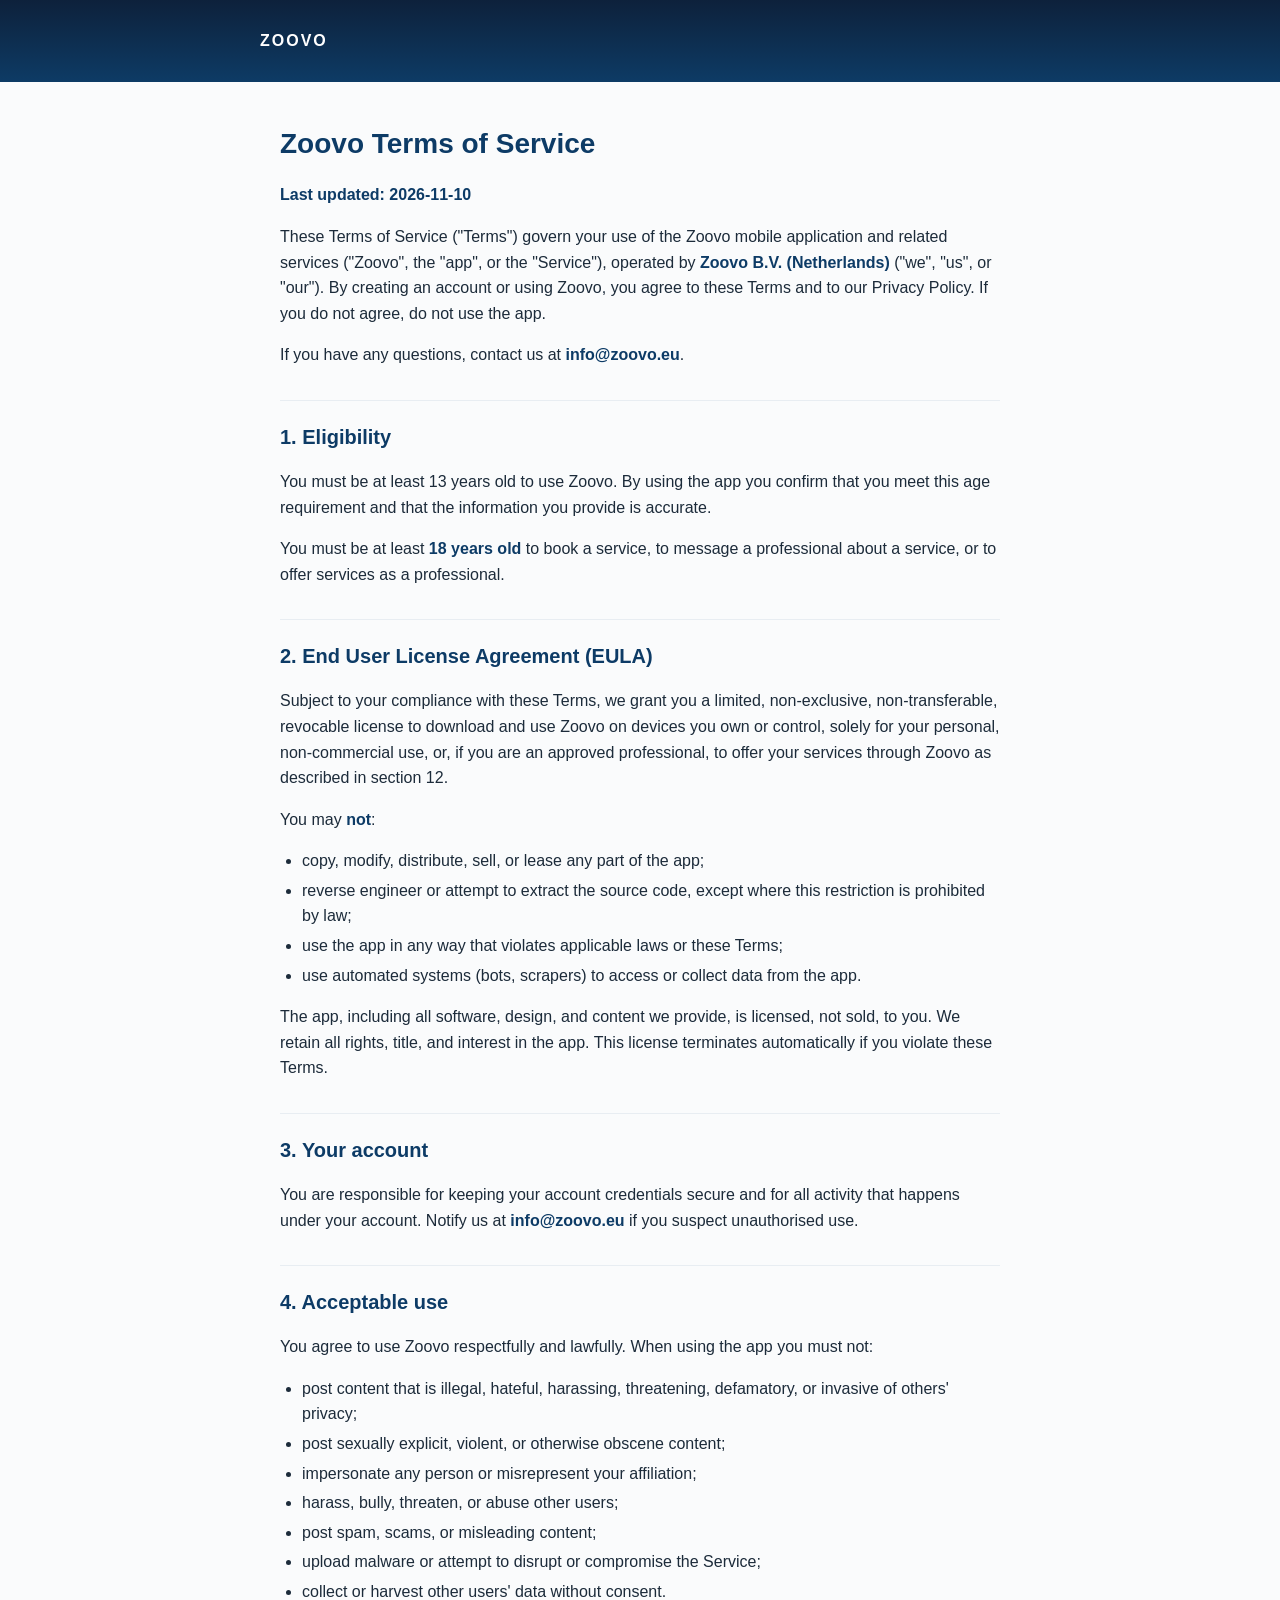
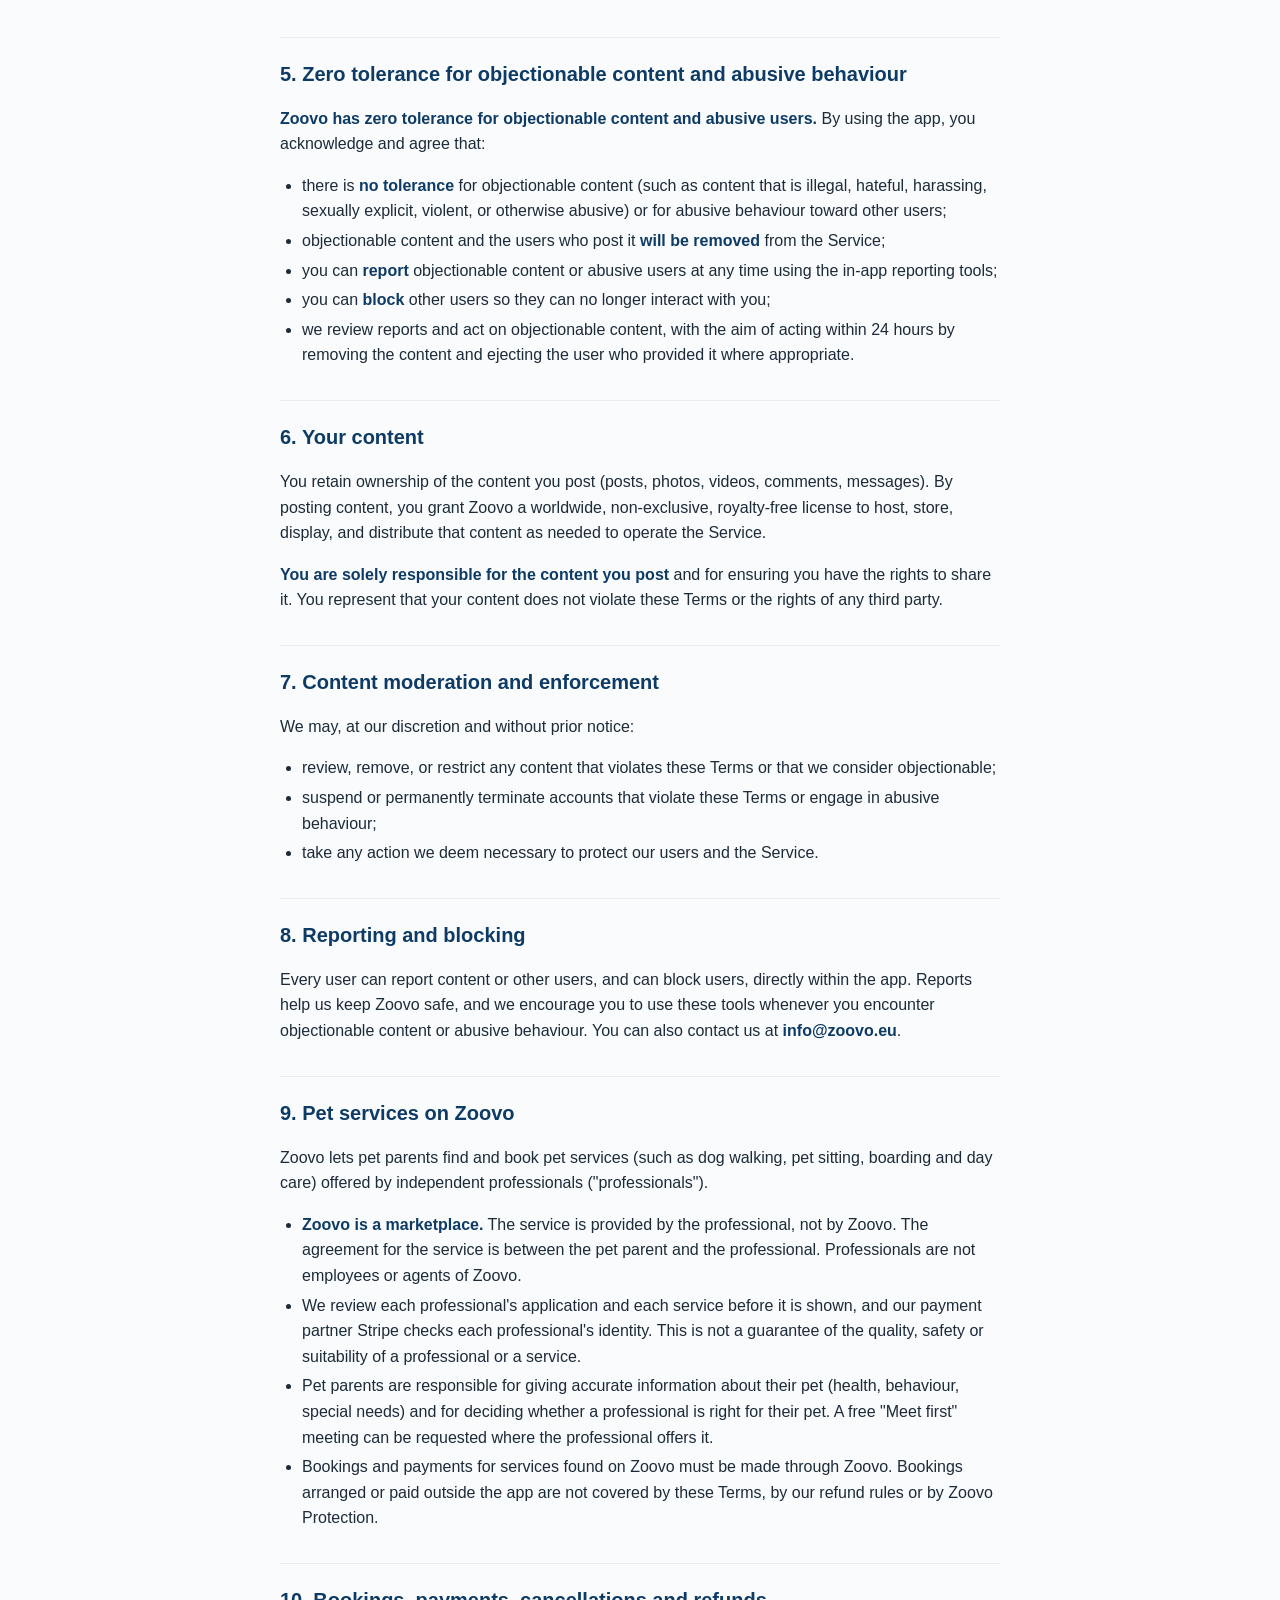
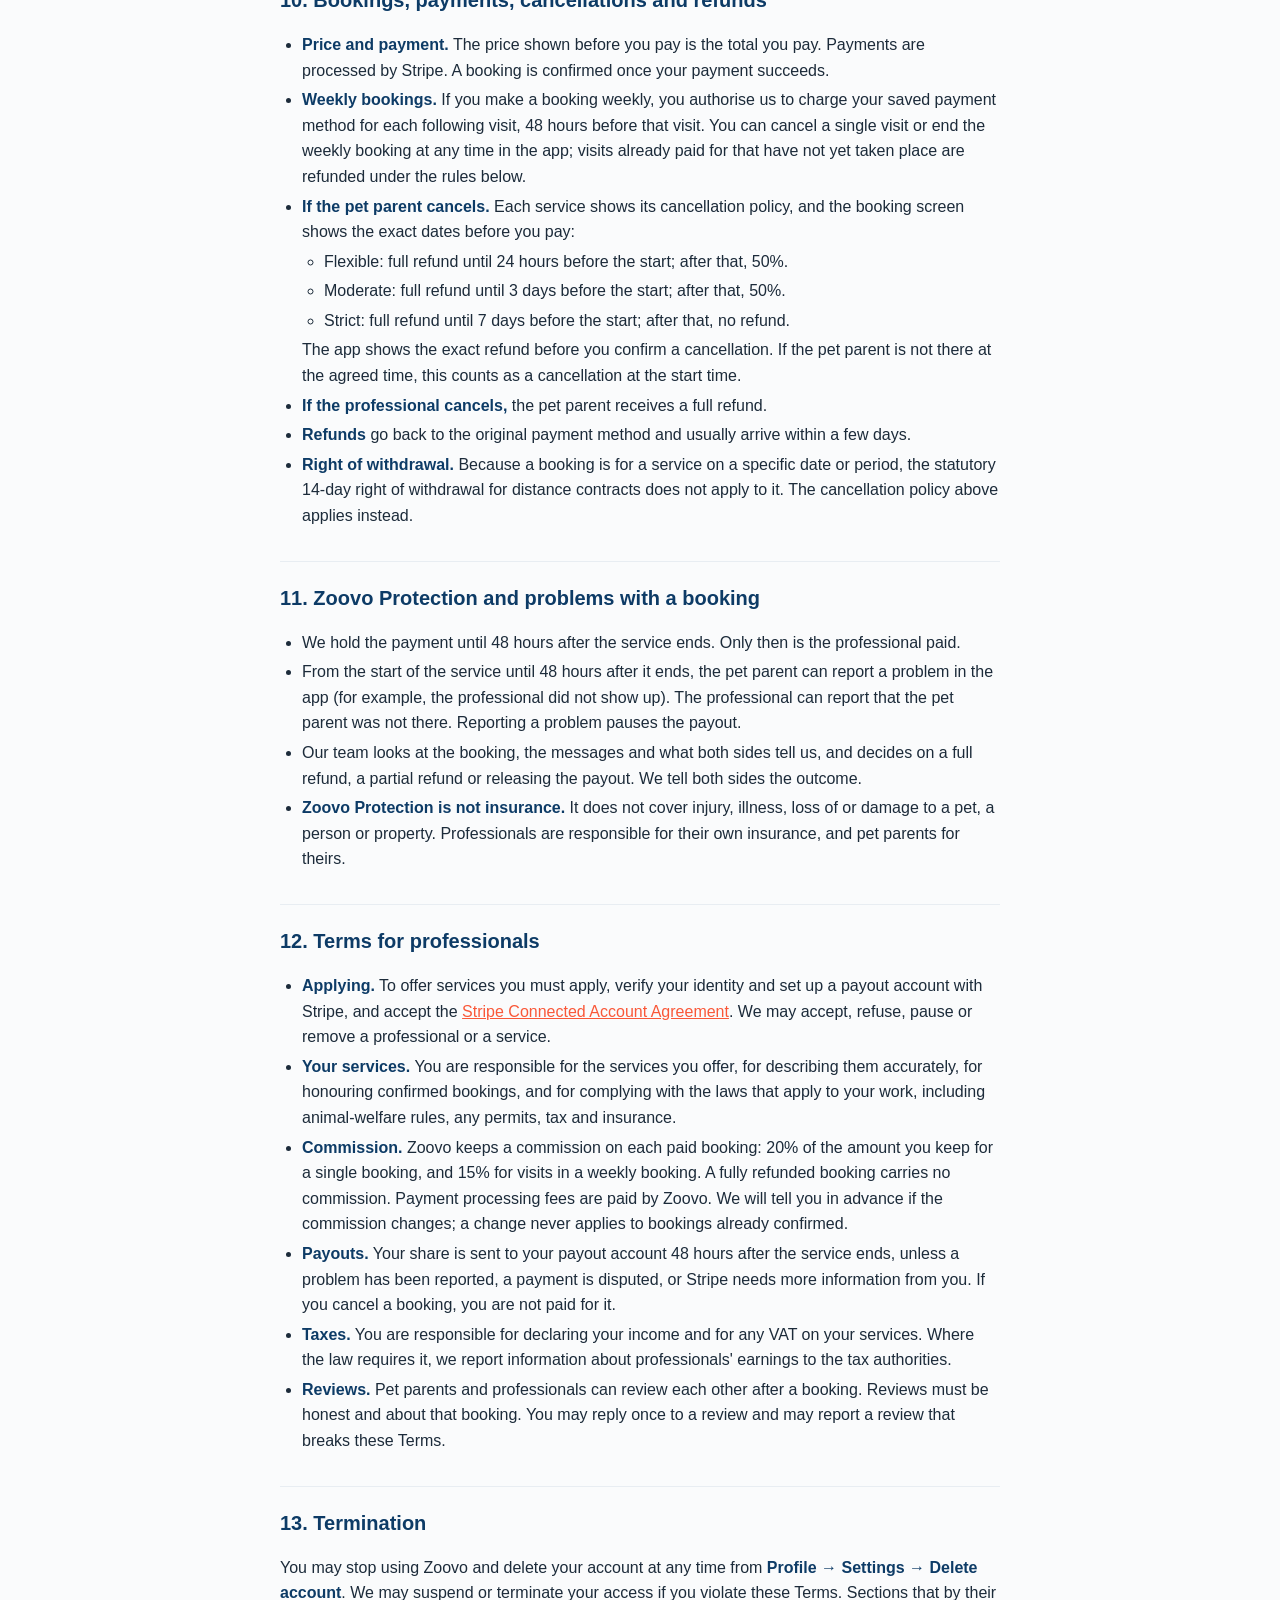
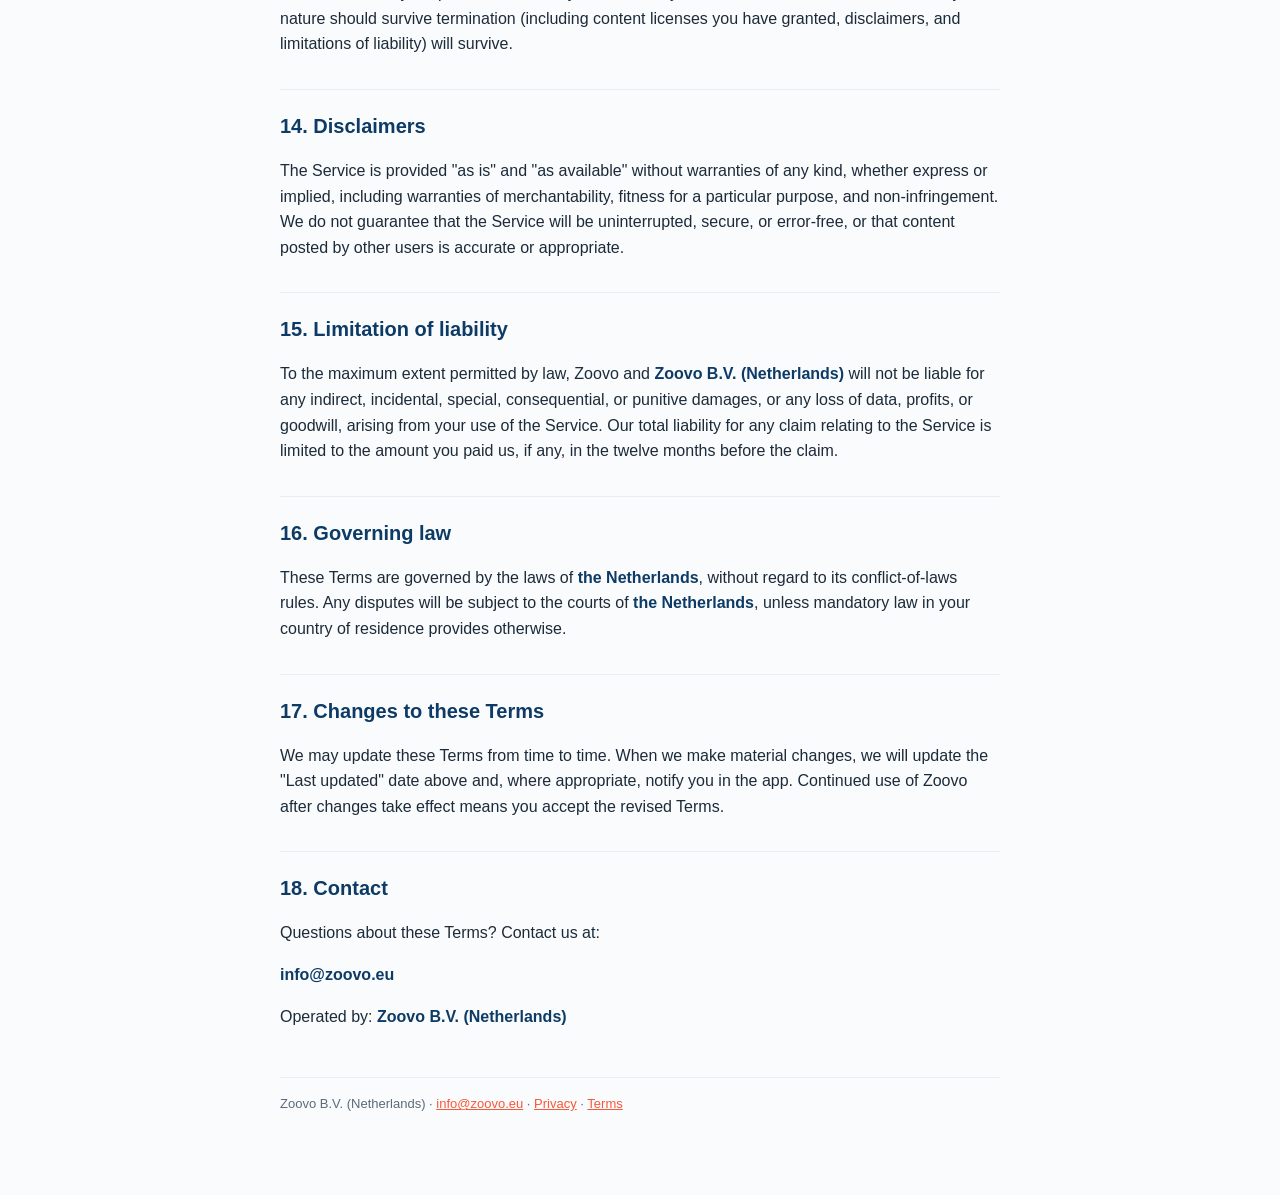
<file: terms/index.html>
<!doctype html><html lang="en"><head>
<meta charset="utf-8"><meta name="viewport" content="width=device-width,initial-scale=1">
<title>Terms of Service — Zoovo</title><style>
:root{--navy:#0D3B66;--coral:#F95738;--ink:#1c2b3a;--muted:#5b6b7b}
*{box-sizing:border-box}
body{margin:0;background:#fafbfc;color:var(--ink);font:16px/1.6 -apple-system,BlinkMacSystemFont,'Segoe UI',Roboto,Helvetica,Arial,sans-serif}
.wrap{max-width:760px;margin:0 auto;padding:32px 20px 80px}
header{background:linear-gradient(180deg,#0D213B,#0D3B65);color:#fff;padding:28px 20px}
header .wrap{padding:0;max-width:760px}
header a{color:#fff;text-decoration:none;font-weight:700;letter-spacing:2px}
h1{color:var(--navy);font-size:28px;margin:8px 0 4px}
h2{color:var(--navy);font-size:20px;margin:32px 0 8px;border-top:1px solid #e8edf2;padding-top:20px}
h3{color:var(--navy);font-size:16px;margin:20px 0 6px}
a{color:var(--coral)}
strong{color:var(--navy)}
ul{padding-left:22px}
li{margin:4px 0}
.muted{color:var(--muted);font-size:13px}
footer{color:var(--muted);font-size:13px;margin-top:48px;border-top:1px solid #e8edf2;padding-top:16px}
</style></head>
<body><header><div class="wrap"><a href="/">ZOOVO</a></div></header>
<main class="wrap"><h1>Zoovo Terms of Service</h1>
<p><strong>Last updated: 2026-11-10</strong></p>
<p>These Terms of Service (&quot;Terms&quot;) govern your use of the Zoovo mobile application and related services (&quot;Zoovo&quot;, the &quot;app&quot;, or the &quot;Service&quot;), operated by <strong>Zoovo B.V. (Netherlands)</strong> (&quot;we&quot;, &quot;us&quot;, or &quot;our&quot;). By creating an account or using Zoovo, you agree to these Terms and to our Privacy Policy. If you do not agree, do not use the app.</p>
<p>If you have any questions, contact us at <strong>info@zoovo.eu</strong>.</p>
<h2>1. Eligibility</h2>
<p>You must be at least 13 years old to use Zoovo. By using the app you confirm that you meet this age requirement and that the information you provide is accurate.</p>
<p>You must be at least <strong>18 years old</strong> to book a service, to message a professional about a service, or to offer services as a professional.</p>
<h2>2. End User License Agreement (EULA)</h2>
<p>Subject to your compliance with these Terms, we grant you a limited, non-exclusive, non-transferable, revocable license to download and use Zoovo on devices you own or control, solely for your personal, non-commercial use, or, if you are an approved professional, to offer your services through Zoovo as described in section 12.</p>
<p>You may <strong>not</strong>:</p>
<ul>
<li>copy, modify, distribute, sell, or lease any part of the app;</li>
<li>reverse engineer or attempt to extract the source code, except where this restriction is prohibited by law;</li>
<li>use the app in any way that violates applicable laws or these Terms;</li>
<li>use automated systems (bots, scrapers) to access or collect data from the app.</li>
</ul>
<p>The app, including all software, design, and content we provide, is licensed, not sold, to you. We retain all rights, title, and interest in the app. This license terminates automatically if you violate these Terms.</p>
<h2>3. Your account</h2>
<p>You are responsible for keeping your account credentials secure and for all activity that happens under your account. Notify us at <strong>info@zoovo.eu</strong> if you suspect unauthorised use.</p>
<h2>4. Acceptable use</h2>
<p>You agree to use Zoovo respectfully and lawfully. When using the app you must not:</p>
<ul>
<li>post content that is illegal, hateful, harassing, threatening, defamatory, or invasive of others&#x27; privacy;</li>
<li>post sexually explicit, violent, or otherwise obscene content;</li>
<li>impersonate any person or misrepresent your affiliation;</li>
<li>harass, bully, threaten, or abuse other users;</li>
<li>post spam, scams, or misleading content;</li>
<li>upload malware or attempt to disrupt or compromise the Service;</li>
<li>collect or harvest other users&#x27; data without consent.</li>
</ul>
<h2>5. Zero tolerance for objectionable content and abusive behaviour</h2>
<p><strong>Zoovo has zero tolerance for objectionable content and abusive users.</strong> By using the app, you acknowledge and agree that:</p>
<ul>
<li>there is <strong>no tolerance</strong> for objectionable content (such as content that is illegal, hateful, harassing, sexually explicit, violent, or otherwise abusive) or for abusive behaviour toward other users;</li>
<li>objectionable content and the users who post it <strong>will be removed</strong> from the Service;</li>
<li>you can <strong>report</strong> objectionable content or abusive users at any time using the in-app reporting tools;</li>
<li>you can <strong>block</strong> other users so they can no longer interact with you;</li>
<li>we review reports and act on objectionable content, with the aim of acting within 24 hours by removing the content and ejecting the user who provided it where appropriate.</li>
</ul>
<h2>6. Your content</h2>
<p>You retain ownership of the content you post (posts, photos, videos, comments, messages). By posting content, you grant Zoovo a worldwide, non-exclusive, royalty-free license to host, store, display, and distribute that content as needed to operate the Service.</p>
<p><strong>You are solely responsible for the content you post</strong> and for ensuring you have the rights to share it. You represent that your content does not violate these Terms or the rights of any third party.</p>
<h2>7. Content moderation and enforcement</h2>
<p>We may, at our discretion and without prior notice:</p>
<ul>
<li>review, remove, or restrict any content that violates these Terms or that we consider objectionable;</li>
<li>suspend or permanently terminate accounts that violate these Terms or engage in abusive behaviour;</li>
<li>take any action we deem necessary to protect our users and the Service.</li>
</ul>
<h2>8. Reporting and blocking</h2>
<p>Every user can report content or other users, and can block users, directly within the app. Reports help us keep Zoovo safe, and we encourage you to use these tools whenever you encounter objectionable content or abusive behaviour. You can also contact us at <strong>info@zoovo.eu</strong>.</p>
<h2>9. Pet services on Zoovo</h2>
<p>Zoovo lets pet parents find and book pet services (such as dog walking, pet sitting, boarding and day care) offered by independent professionals (&quot;professionals&quot;).</p>
<ul>
<li><strong>Zoovo is a marketplace.</strong> The service is provided by the professional, not by Zoovo. The agreement for the service is between the pet parent and the professional. Professionals are not employees or agents of Zoovo.</li>
<li>We review each professional&#x27;s application and each service before it is shown, and our payment partner Stripe checks each professional&#x27;s identity. This is not a guarantee of the quality, safety or suitability of a professional or a service.</li>
<li>Pet parents are responsible for giving accurate information about their pet (health, behaviour, special needs) and for deciding whether a professional is right for their pet. A free &quot;Meet first&quot; meeting can be requested where the professional offers it.</li>
<li>Bookings and payments for services found on Zoovo must be made through Zoovo. Bookings arranged or paid outside the app are not covered by these Terms, by our refund rules or by Zoovo Protection.</li>
</ul>
<h2>10. Bookings, payments, cancellations and refunds</h2>
<ul>
<li><strong>Price and payment.</strong> The price shown before you pay is the total you pay. Payments are processed by Stripe. A booking is confirmed once your payment succeeds.</li>
<li><strong>Weekly bookings.</strong> If you make a booking weekly, you authorise us to charge your saved payment method for each following visit, 48 hours before that visit. You can cancel a single visit or end the weekly booking at any time in the app; visits already paid for that have not yet taken place are refunded under the rules below.</li>
<li><strong>If the pet parent cancels.</strong> Each service shows its cancellation policy, and the booking screen shows the exact dates before you pay:
<ul>
<li>Flexible: full refund until 24 hours before the start; after that, 50%.</li>
<li>Moderate: full refund until 3 days before the start; after that, 50%.</li>
<li>Strict: full refund until 7 days before the start; after that, no refund.</li>
</ul>
The app shows the exact refund before you confirm a cancellation. If the pet parent is not there at the agreed time, this counts as a cancellation at the start time.</li>
<li><strong>If the professional cancels,</strong> the pet parent receives a full refund.</li>
<li><strong>Refunds</strong> go back to the original payment method and usually arrive within a few days.</li>
<li><strong>Right of withdrawal.</strong> Because a booking is for a service on a specific date or period, the statutory 14-day right of withdrawal for distance contracts does not apply to it. The cancellation policy above applies instead.</li>
</ul>
<h2>11. Zoovo Protection and problems with a booking</h2>
<ul>
<li>We hold the payment until 48 hours after the service ends. Only then is the professional paid.</li>
<li>From the start of the service until 48 hours after it ends, the pet parent can report a problem in the app (for example, the professional did not show up). The professional can report that the pet parent was not there. Reporting a problem pauses the payout.</li>
<li>Our team looks at the booking, the messages and what both sides tell us, and decides on a full refund, a partial refund or releasing the payout. We tell both sides the outcome.</li>
<li><strong>Zoovo Protection is not insurance.</strong> It does not cover injury, illness, loss of or damage to a pet, a person or property. Professionals are responsible for their own insurance, and pet parents for theirs.</li>
</ul>
<h2>12. Terms for professionals</h2>
<ul>
<li><strong>Applying.</strong> To offer services you must apply, verify your identity and set up a payout account with Stripe, and accept the <a href="https://stripe.com/legal/connect-account">Stripe Connected Account Agreement</a>. We may accept, refuse, pause or remove a professional or a service.</li>
<li><strong>Your services.</strong> You are responsible for the services you offer, for describing them accurately, for honouring confirmed bookings, and for complying with the laws that apply to your work, including animal-welfare rules, any permits, tax and insurance.</li>
<li><strong>Commission.</strong> Zoovo keeps a commission on each paid booking: 20% of the amount you keep for a single booking, and 15% for visits in a weekly booking. A fully refunded booking carries no commission. Payment processing fees are paid by Zoovo. We will tell you in advance if the commission changes; a change never applies to bookings already confirmed.</li>
<li><strong>Payouts.</strong> Your share is sent to your payout account 48 hours after the service ends, unless a problem has been reported, a payment is disputed, or Stripe needs more information from you. If you cancel a booking, you are not paid for it.</li>
<li><strong>Taxes.</strong> You are responsible for declaring your income and for any VAT on your services. Where the law requires it, we report information about professionals&#x27; earnings to the tax authorities.</li>
<li><strong>Reviews.</strong> Pet parents and professionals can review each other after a booking. Reviews must be honest and about that booking. You may reply once to a review and may report a review that breaks these Terms.</li>
</ul>
<h2>13. Termination</h2>
<p>You may stop using Zoovo and delete your account at any time from <strong>Profile → Settings → Delete account</strong>. We may suspend or terminate your access if you violate these Terms. Sections that by their nature should survive termination (including content licenses you have granted, disclaimers, and limitations of liability) will survive.</p>
<h2>14. Disclaimers</h2>
<p>The Service is provided &quot;as is&quot; and &quot;as available&quot; without warranties of any kind, whether express or implied, including warranties of merchantability, fitness for a particular purpose, and non-infringement. We do not guarantee that the Service will be uninterrupted, secure, or error-free, or that content posted by other users is accurate or appropriate.</p>
<h2>15. Limitation of liability</h2>
<p>To the maximum extent permitted by law, Zoovo and <strong>Zoovo B.V. (Netherlands)</strong> will not be liable for any indirect, incidental, special, consequential, or punitive damages, or any loss of data, profits, or goodwill, arising from your use of the Service. Our total liability for any claim relating to the Service is limited to the amount you paid us, if any, in the twelve months before the claim.</p>
<h2>16. Governing law</h2>
<p>These Terms are governed by the laws of <strong>the Netherlands</strong>, without regard to its conflict-of-laws rules. Any disputes will be subject to the courts of <strong>the Netherlands</strong>, unless mandatory law in your country of residence provides otherwise.</p>
<h2>17. Changes to these Terms</h2>
<p>We may update these Terms from time to time. When we make material changes, we will update the &quot;Last updated&quot; date above and, where appropriate, notify you in the app. Continued use of Zoovo after changes take effect means you accept the revised Terms.</p>
<h2>18. Contact</h2>
<p>Questions about these Terms? Contact us at:</p>
<p><strong>info@zoovo.eu</strong></p>
<p>Operated by: <strong>Zoovo B.V. (Netherlands)</strong></p>
<footer>Zoovo B.V. (Netherlands) · <a href="mailto:info@zoovo.eu">info@zoovo.eu</a> · <a href="/privacy">Privacy</a> · <a href="/terms">Terms</a></footer>
</main></body></html>
</file>
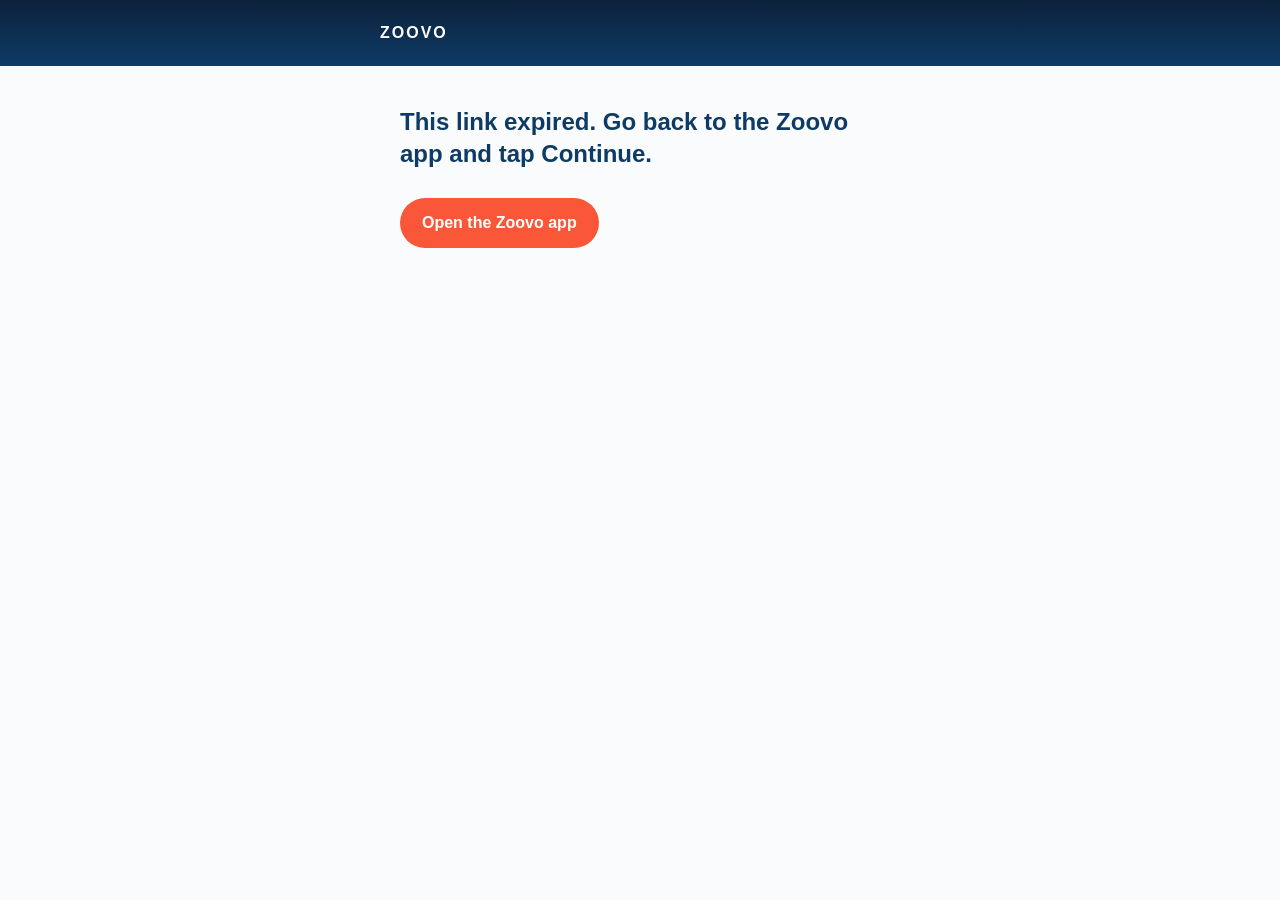
<file: stripe/refresh/index.html>
<!doctype html><html lang="en"><head>
<meta charset="utf-8"><meta name="viewport" content="width=device-width,initial-scale=1">
<meta name="robots" content="noindex">
<meta http-equiv="refresh" content="0;url=zoovo://stripe-return">
<title>Link expired — Zoovo</title><style>
:root{--navy:#0D3B66;--coral:#F95738;--ink:#1c2b3a}
*{box-sizing:border-box}
body{margin:0;background:#fafbfc;color:var(--ink);font:16px/1.6 -apple-system,BlinkMacSystemFont,'Segoe UI',Roboto,Helvetica,Arial,sans-serif}
.wrap{max-width:520px;margin:0 auto;padding:32px 20px 80px}
header{background:linear-gradient(180deg,#0D213B,#0D3B65);color:#fff;padding:20px}
header .wrap{padding:0}
header a{color:#fff;text-decoration:none;font-weight:700;letter-spacing:2px}
h1{color:var(--navy);font-size:24px;line-height:1.35;margin:8px 0 4px}
.btn{display:inline-block;margin-top:12px;font-weight:700;color:#fff;background:var(--coral);border-radius:999px;padding:12px 22px;text-decoration:none}
</style></head>
<body><header><div class="wrap"><a href="/">ZOOVO</a></div></header>
<main class="wrap"><h1>This link expired. Go back to the Zoovo app and tap Continue.</h1>
<p><a class="btn" href="zoovo://stripe-return">Open the Zoovo app</a></p>
</main></body></html>
</file>
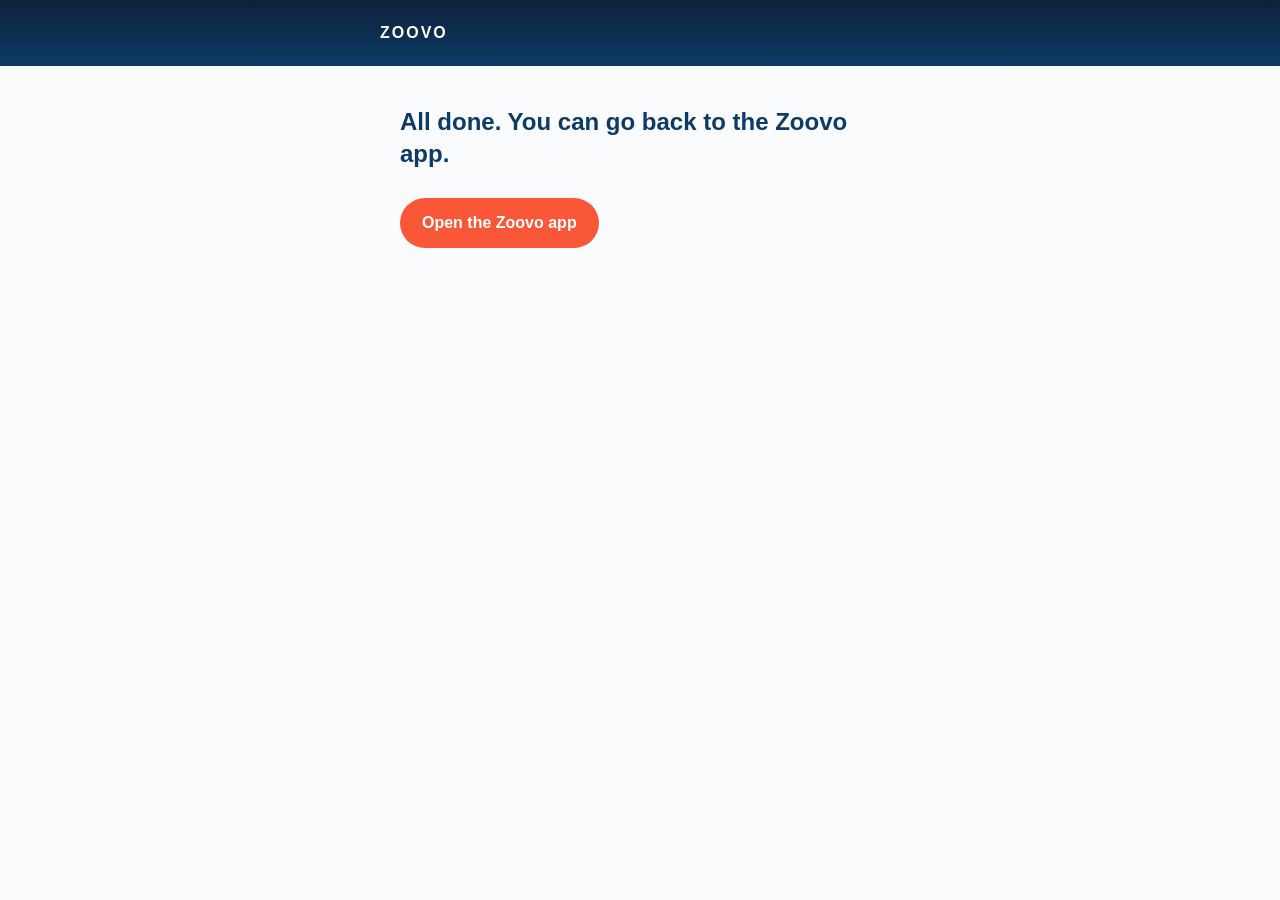
<file: stripe/return/index.html>
<!doctype html><html lang="en"><head>
<meta charset="utf-8"><meta name="viewport" content="width=device-width,initial-scale=1">
<meta name="robots" content="noindex">
<meta http-equiv="refresh" content="0;url=zoovo://stripe-return">
<title>Back to Zoovo — Zoovo</title><style>
:root{--navy:#0D3B66;--coral:#F95738;--ink:#1c2b3a}
*{box-sizing:border-box}
body{margin:0;background:#fafbfc;color:var(--ink);font:16px/1.6 -apple-system,BlinkMacSystemFont,'Segoe UI',Roboto,Helvetica,Arial,sans-serif}
.wrap{max-width:520px;margin:0 auto;padding:32px 20px 80px}
header{background:linear-gradient(180deg,#0D213B,#0D3B65);color:#fff;padding:20px}
header .wrap{padding:0}
header a{color:#fff;text-decoration:none;font-weight:700;letter-spacing:2px}
h1{color:var(--navy);font-size:24px;line-height:1.35;margin:8px 0 4px}
.btn{display:inline-block;margin-top:12px;font-weight:700;color:#fff;background:var(--coral);border-radius:999px;padding:12px 22px;text-decoration:none}
</style></head>
<body><header><div class="wrap"><a href="/">ZOOVO</a></div></header>
<main class="wrap"><h1>All done. You can go back to the Zoovo app.</h1>
<p><a class="btn" href="zoovo://stripe-return">Open the Zoovo app</a></p>
</main></body></html>
</file>
<file: assets/site/site.css>
/* Zoovo public site: home, pros, booking, safety, FAQ.
   Static, no build step. Colours follow the app: brand yellow, navy for
   mascots and text, coral only as the pros accent. */

@font-face{font-family:'Lato';font-style:normal;font-display:swap;font-weight:400;src:url(fonts/lato-latin-ext-400-normal.woff2) format('woff2');unicode-range:U+0100-02BA,U+02BD-02C5,U+02C7-02CC,U+02CE-02D7,U+02DD-02FF,U+0304,U+0308,U+0329,U+1D00-1DBF,U+1E00-1E9F,U+1EF2-1EFF,U+2020,U+20A0-20AB,U+20AD-20C0,U+2113,U+2C60-2C7F,U+A720-A7FF}
@font-face{font-family:'Lato';font-style:normal;font-display:swap;font-weight:400;src:url(fonts/lato-latin-400-normal.woff2) format('woff2');unicode-range:U+0000-00FF,U+0131,U+0152-0153,U+02BB-02BC,U+02C6,U+02DA,U+02DC,U+0304,U+0308,U+0329,U+2000-206F,U+20AC,U+2122,U+2191,U+2193,U+2212,U+2215,U+FEFF,U+FFFD}
@font-face{font-family:'Lato';font-style:normal;font-display:swap;font-weight:700;src:url(fonts/lato-latin-ext-700-normal.woff2) format('woff2');unicode-range:U+0100-02BA,U+02BD-02C5,U+02C7-02CC,U+02CE-02D7,U+02DD-02FF,U+0304,U+0308,U+0329,U+1D00-1DBF,U+1E00-1E9F,U+1EF2-1EFF,U+2020,U+20A0-20AB,U+20AD-20C0,U+2113,U+2C60-2C7F,U+A720-A7FF}
@font-face{font-family:'Lato';font-style:normal;font-display:swap;font-weight:700;src:url(fonts/lato-latin-700-normal.woff2) format('woff2');unicode-range:U+0000-00FF,U+0131,U+0152-0153,U+02BB-02BC,U+02C6,U+02DA,U+02DC,U+0304,U+0308,U+0329,U+2000-206F,U+20AC,U+2122,U+2191,U+2193,U+2212,U+2215,U+FEFF,U+FFFD}
@font-face{font-family:'Lato';font-style:normal;font-display:swap;font-weight:900;src:url(fonts/lato-latin-ext-900-normal.woff2) format('woff2');unicode-range:U+0100-02BA,U+02BD-02C5,U+02C7-02CC,U+02CE-02D7,U+02DD-02FF,U+0304,U+0308,U+0329,U+1D00-1DBF,U+1E00-1E9F,U+1EF2-1EFF,U+2020,U+20A0-20AB,U+20AD-20C0,U+2113,U+2C60-2C7F,U+A720-A7FF}
@font-face{font-family:'Lato';font-style:normal;font-display:swap;font-weight:900;src:url(fonts/lato-latin-900-normal.woff2) format('woff2');unicode-range:U+0000-00FF,U+0131,U+0152-0153,U+02BB-02BC,U+02C6,U+02DA,U+02DC,U+0304,U+0308,U+0329,U+2000-206F,U+20AC,U+2122,U+2191,U+2193,U+2212,U+2215,U+FEFF,U+FFFD}

:root{
  color-scheme:light dark;
  --navy:#0D3B66;
  --navy-deep:#0D213B;
  --hero:#FCDA4D;              /* top of the hill artwork */
  --yellow-1:#FDDA3A;
  --yellow-2:#F8C002;
  --amber:#FFBC2C;
  --coral:#F95738;
  --band-1:#0D213D;            /* bottom of the hill artwork, left to right */
  --band-2:#0C3965;

  --bg:#FFFBEA;
  --surface:#FFFFFF;
  --text:#0D3B66;
  --text-2:#33465A;
  --line:#F0E2A8;
  --link:#0D3B66;
  --coral-text:#B2361D;        /* coral that passes 4.5:1 on light grounds */
  --foot:#0D213B;
}
@media (prefers-color-scheme:dark){
  :root{
    --bg:#0A1627;
    --surface:#12263F;
    --text:#F3F6FA;
    --text-2:#C3D0DE;
    --line:#22395A;
    --link:#FCDA4D;
    --coral-text:#FF9A82;
    --foot:#060E1A;
  }
}

*,*::before,*::after{box-sizing:border-box}
html{-webkit-text-size-adjust:100%}
body{margin:0;background:var(--bg);color:var(--text);font:17px/1.6 Lato,-apple-system,BlinkMacSystemFont,'Segoe UI',Roboto,Helvetica,Arial,sans-serif;overflow-x:hidden}
img{max-width:100%;height:auto;display:block}
a{color:var(--link);text-underline-offset:3px}
a:hover{text-decoration-thickness:2px}
:focus-visible{outline:3px solid var(--coral);outline-offset:3px;border-radius:4px}
h1,h2,h3{line-height:1.12;font-weight:900;margin:0}
p{margin:0}
.wrap{max-width:1200px;margin:0 auto;padding-inline:16px}
@media (min-width:700px){.wrap{padding-inline:24px}}
.skip{position:absolute;left:-9999px;top:8px;background:var(--navy);color:#fff;padding:10px 16px;border-radius:999px;z-index:10}
.skip:focus{left:16px}
.visually-hidden{position:absolute;width:1px;height:1px;overflow:hidden;clip:rect(0 0 0 0);white-space:nowrap}

/* Hide the page until the Dutch text is in, so NL readers never see a flash
   of English. lang.js sets the class, site.js removes it (and a timeout in
   lang.js removes it anyway if site.js never runs). */
html.i18n-wait body{visibility:hidden}

/* Yellow areas keep navy text in both themes. */
.on-yellow{--text:#0D3B66;--text-2:#0D213B;--link:#0D3B66;color:var(--text)}

/* ---------- header ---------- */
.site-head{padding-block:14px}
.nav{display:flex;flex-wrap:wrap;align-items:center;gap:10px 24px}
.brand{flex-grow:1;line-height:0}
.brand img{height:34px;width:auto}
.nav-links{display:flex;flex-wrap:wrap;align-items:center;gap:6px 20px;font-weight:900;font-size:15px;margin:0;padding:0;list-style:none}
.nav-links a{text-decoration:none;padding-block:10px;display:inline-block}
.nav-links a:hover,.nav-links a[aria-current=page]{text-decoration:underline;text-decoration-thickness:3px}
.lang{display:inline-flex;border:2px solid #0D3B66;border-radius:999px;overflow:hidden}
.lang button{font:inherit;font-size:13px;font-weight:900;color:#0D3B66;background:transparent;border:0;padding:8px 12px;min-width:44px;cursor:pointer}
.lang button[aria-pressed=true]{background:#0D3B66;color:#FCDA4D}
@media (max-width:560px){
  .nav-links{order:3;width:100%;justify-content:space-between;gap:4px 12px}
}

/* ---------- hero ---------- */
.hero{background:var(--hero)}
.hero-copy{max-width:900px;margin:0 auto;padding:36px 16px 0;text-align:center}
.hero h1{font-size:clamp(38px,7vw,76px);line-height:1.02;letter-spacing:-.5px}
.hero .lead{margin:18px auto 0;max-width:620px}
.hero .store{justify-content:center}
.hero-art{width:100%;margin-top:4px}
.lead{font-size:clamp(18px,2vw,21px);line-height:1.5;color:var(--text-2)}
.store{display:flex;flex-wrap:wrap;align-items:center;gap:10px 16px;margin-top:26px}
.store-badge{display:inline-block;line-height:0;border-radius:10px}
.store-badge img{height:52px;width:auto}
.store-note{font-size:14px;font-weight:700;width:100%}

/* ---------- sections ---------- */
.section{padding-block:72px}
@media (min-width:900px){.section{padding-block:96px}}
.section-tight{padding-top:0}
.eyebrow{font-weight:900;font-size:15px;letter-spacing:.2px;margin-bottom:8px;color:var(--text)}
.h2{font-size:clamp(30px,4vw,44px)}
.h3{font-size:20px}
.intro{display:flex;flex-wrap:wrap;gap:16px 32px;align-items:flex-end;justify-content:space-between}
.intro>div{flex:1 1 520px}
.intro .lead{margin-top:14px;max-width:640px}
.care-cat{width:150px}
@media (max-width:699px){.care-cat{display:none}}
.rollout{display:inline-block;font-size:13px;font-weight:900;color:#0D213B;background:var(--amber);border-radius:999px;padding:5px 12px;margin-bottom:14px}
.more{margin-top:24px;font-weight:900}

/* navy band that continues the bottom of the hill */
.band{background:linear-gradient(90deg,var(--band-1),var(--band-2));color:#fff;--text:#fff;--text-2:#DBE6F2;--link:#FCDA4D}
.band .eyebrow{color:#FCDA4D}
.community{display:grid;grid-template-columns:repeat(auto-fit,minmax(min(100%,320px),1fr));gap:48px 40px;align-items:center;padding-block:24px 88px}
.screens{display:flex;justify-content:center;gap:16px}
.screens img{width:46%;max-width:240px}
.screens img:first-child{transform:rotate(-4deg)}
.screens img:last-child{transform:rotate(3deg);margin-top:48px}
.ticks{list-style:none;margin:24px 0 0;padding:0;display:grid;gap:14px;font-size:18px;color:var(--text-2)}
.ticks strong{color:var(--text)}

.steps{list-style:none;padding:0;margin:40px 0 0;display:grid;grid-template-columns:repeat(auto-fit,minmax(min(100%,240px),1fr));gap:16px;counter-reset:step}
.card{background:var(--surface);border-radius:24px;padding:24px;box-shadow:0 1px 0 var(--line)}
.card p{margin-top:6px;color:var(--text-2)}
.steps .card::before{counter-increment:step;content:counter(step);display:flex;width:40px;height:40px;border-radius:50%;background:var(--hero);color:#0D3B66;align-items:center;justify-content:center;font-weight:900;margin-bottom:14px}
.features{display:grid;grid-template-columns:repeat(auto-fit,minmax(min(100%,240px),1fr));gap:32px;margin-top:32px}
.features p{margin-top:6px;color:var(--text-2)}
.paw{width:56px;transform:rotate(-7deg);margin-bottom:12px;filter:drop-shadow(0 0 1px #0D3B66)}

.pros-band{position:relative;margin-top:96px}
/* the kitten stretches on the top edge of the band, paws on the ledge */
.pros-band .kitten{position:absolute;right:8%;top:-114px;width:170px;pointer-events:none}
.pros-band .inner{display:flex;flex-wrap:wrap;gap:28px 32px;align-items:center;padding-block:72px}
.pros-band .inner>div{flex:1 1 520px}
.pros-band .eyebrow{color:#FF9A82}
.pros-band p{margin-top:14px;font-size:18px;color:var(--text-2)}

.btn{display:inline-block;font-weight:900;font-size:19px;text-decoration:none;border-radius:999px;padding:14px 26px;min-height:48px}
.btn-coral{background:var(--coral);color:#fff}
.btn-coral:hover{background:#E8492B}
.btn-navy{background:#0D3B66;color:#FCDA4D}

.faq-teaser{display:grid;gap:12px;margin-top:28px}
.cta{background:linear-gradient(180deg,var(--yellow-1),var(--yellow-2))}
.cta .inner{max-width:900px;margin:0 auto;padding:64px 16px;display:flex;flex-wrap:wrap;gap:20px 28px;align-items:center;justify-content:center;text-align:center}
.cta img.bird{width:120px}
.cta .inner>div{flex:1 1 320px}
.cta .h2{font-size:clamp(28px,3.5vw,40px)}
.cta p{margin-top:8px}

/* ---------- inner pages ---------- */
.top{background:var(--yellow-1)}
.page-head{background:linear-gradient(180deg,var(--yellow-1),var(--yellow-2))}
.page-head .head-body{display:flex;flex-wrap:wrap;align-items:flex-end;gap:16px 32px;padding-top:28px}
.page-head .head-copy{flex:1 1 520px;padding-bottom:48px}
.page-head h1{font-size:clamp(36px,5.5vw,60px);letter-spacing:-.3px}
.page-head .lead{margin-top:16px;max-width:640px}
.page-head .mascot{width:clamp(130px,22vw,220px);margin-inline:auto 0}
.page-head .store{margin-top:22px}
.page-head .rollout{background:#fff}

.prose{max-width:760px}
.prose h2{font-size:clamp(26px,3.2vw,34px);margin-top:56px}
.prose h2:first-child{margin-top:0}
.prose .eyebrow+h2{margin-top:0}
.prose h3{font-size:20px;margin-top:28px}
.prose p,.prose ul,.prose ol{margin-top:12px;color:var(--text-2)}
.prose li{margin-top:6px}
.prose strong{color:var(--text)}
.split{display:grid;grid-template-columns:repeat(auto-fit,minmax(min(100%,300px),1fr));gap:48px;align-items:start}

.table-box{overflow-x:auto;margin-top:20px;border-radius:20px;background:var(--surface);box-shadow:0 1px 0 var(--line)}
table{border-collapse:collapse;width:100%;min-width:520px;font-size:16px}
th,td{text-align:left;padding:14px 18px;border-bottom:1px solid var(--line);vertical-align:top}
thead th{font-weight:900}
tbody tr:last-child td,tbody tr:last-child th{border-bottom:0}
td{color:var(--text-2)}

.badges{display:grid;grid-template-columns:repeat(auto-fit,minmax(min(100%,220px),1fr));gap:16px;margin-top:24px}
.badge-card h3{font-size:18px}
.badge-card p{margin-top:4px;color:var(--text-2);font-size:16px}

.chips{display:flex;flex-wrap:wrap;gap:8px;list-style:none;padding:0;margin:20px 0 0}
.chips li{background:var(--surface);border-radius:999px;padding:8px 16px;font-weight:700;box-shadow:0 1px 0 var(--line)}

.faq-group+.faq-group{margin-top:56px}
.faq-group h2{font-size:clamp(24px,3vw,32px)}
details{background:var(--surface);border-radius:18px;margin-top:12px;box-shadow:0 1px 0 var(--line)}
summary{cursor:pointer;list-style:none;padding:18px 52px 18px 20px;font-weight:900;font-size:18px;position:relative}
summary::-webkit-details-marker{display:none}
summary::after{content:'+';position:absolute;right:20px;top:50%;transform:translateY(-50%);font-size:26px;line-height:1}
details[open] summary::after{content:'\2212'}
details .answer{padding:0 20px 20px;color:var(--text-2)}
details .answer p+p{margin-top:10px}

.pro-accent .eyebrow{color:var(--coral-text)}
.pro-accent .band .eyebrow{color:#FF9A82}
.notice{border-radius:20px;background:var(--surface);padding:20px 22px;margin-top:24px;box-shadow:0 1px 0 var(--line)}

/* ---------- footer ---------- */
.site-foot{background:var(--foot);color:#C9D6E4;font-size:15px}
.site-foot .inner{display:flex;flex-wrap:wrap;gap:12px 28px;align-items:center;padding-block:32px}
.site-foot img{height:26px;width:auto}
.site-foot ul{display:flex;flex-wrap:wrap;gap:4px 24px;list-style:none;margin:0;padding:0}
.site-foot a{color:#fff;display:inline-block;padding-block:8px}
.site-foot .legal{flex-grow:1;text-align:right}
@media (max-width:700px){.site-foot .legal{text-align:left;width:100%}}

/* Navy mascots standing on the page background get a soft yellow rim in
   dark mode, or they disappear into it. */
@media (prefers-color-scheme:dark){
  .rim{filter:drop-shadow(0 0 1.5px #FCDA4D) drop-shadow(0 0 12px rgba(252,218,77,.3))}
}

@media (prefers-reduced-motion:no-preference){
  html{scroll-behavior:smooth}
}
</file>
<file: bugs/bugs.css>
:root{--navy:#0D3B66;--coral:#F95738;--ink:#1c2b3a;--muted:#5b6b7b;--line:#dfe6ee;--green:#2e9b55;--amber:#c98a00}
*{box-sizing:border-box}
body{margin:0;background:#fafbfc;color:var(--ink);font:16px/1.6 -apple-system,BlinkMacSystemFont,'Segoe UI',Roboto,Helvetica,Arial,sans-serif}
.wrap{max-width:900px;margin:0 auto;padding:32px 20px 80px}
header{background:linear-gradient(180deg,#0D213B,#0D3B65);color:#fff;padding:20px}
header .wrap{padding:0;display:flex;align-items:center;justify-content:space-between;gap:12px}
header a{color:#fff;text-decoration:none;font-weight:700;letter-spacing:2px}
header button{background:transparent;color:#fff;border:1px solid rgba(255,255,255,.4);border-radius:999px;padding:6px 14px;font:inherit;font-size:14px;cursor:pointer}
h1{color:var(--navy);font-size:28px;margin:8px 0 4px}
a{color:var(--coral)}
.muted{color:var(--muted);font-size:13px}
label{display:block;font-weight:600;color:var(--navy);margin:14px 0 6px}
input{width:100%;font:inherit;color:inherit;background:#fff;border:1px solid var(--line);border-radius:12px;padding:12px 14px}
.btn{margin-top:18px;font:inherit;font-weight:700;color:#fff;background:var(--coral);border:0;border-radius:999px;padding:12px 22px;cursor:pointer}
.btn:disabled{opacity:.6;cursor:default}
.card{background:#fff;border:1px solid var(--line);border-radius:16px;padding:18px 20px;margin-top:14px}
.signin{max-width:420px}
.error{color:#c62828}
.toolbar{display:flex;flex-wrap:wrap;gap:8px;align-items:center;margin:18px 0 4px}
.chip{font:inherit;font-size:14px;border:1px solid var(--line);background:#fff;color:var(--navy);border-radius:999px;padding:6px 14px;cursor:pointer}
.chip[aria-pressed=true]{background:var(--navy);border-color:var(--navy);color:#fff}
.chip .n{opacity:.7;margin-left:4px}
.spacer{flex:1}
.report{display:grid;gap:8px}
.report .top{display:flex;flex-wrap:wrap;gap:8px 12px;align-items:center}
.report time{color:var(--muted);font-size:14px}
.report select{font:inherit;font-size:14px;border:1px solid var(--line);border-radius:999px;padding:4px 10px;background:#fff;color:var(--navy);margin-left:auto}
.report .desc{white-space:pre-wrap;overflow-wrap:anywhere;font-size:17px}
.report .steps{white-space:pre-wrap;overflow-wrap:anywhere;color:var(--ink);background:#f5f8fb;border-radius:10px;padding:10px 12px;font-size:15px}
.tags{display:flex;flex-wrap:wrap;gap:6px}
.tag{font-size:13px;background:#eef3f8;color:var(--navy);border-radius:999px;padding:2px 10px;overflow-wrap:anywhere}
.dot{width:10px;height:10px;border-radius:50%;flex:none}
.s-new{background:var(--coral)}.s-in_progress{background:var(--amber)}.s-done{background:var(--green)}.s-wont_fix{background:#9aa7b4}
code{font-size:13px;background:#eef3f8;border-radius:6px;padding:2px 6px;overflow-wrap:anywhere}
pre{white-space:pre-wrap;overflow-wrap:anywhere;background:#eef3f8;border-radius:10px;padding:12px;font-size:13px}
</file>
<file: review/review.css>
:root{--navy:#0D3B66;--coral:#F95738;--ink:#1c2b3a;--muted:#5b6b7b;--line:#dfe6ee;--green:#2e9b55;--amber:#c98a00}
*{box-sizing:border-box}
body{margin:0;background:#fafbfc;color:var(--ink);font:16px/1.6 -apple-system,BlinkMacSystemFont,'Segoe UI',Roboto,Helvetica,Arial,sans-serif}
.wrap{max-width:900px;margin:0 auto;padding:32px 20px 80px}
header{background:linear-gradient(180deg,#0D213B,#0D3B65);color:#fff;padding:20px}
header .wrap{padding:0;display:flex;align-items:center;justify-content:space-between;gap:12px}
header a{color:#fff;text-decoration:none;font-weight:700;letter-spacing:2px}
header button{background:transparent;color:#fff;border:1px solid rgba(255,255,255,.4);border-radius:999px;padding:6px 14px;font:inherit;font-size:14px;cursor:pointer}
h1{color:var(--navy);font-size:28px;margin:8px 0 4px}
h2{margin:0;color:var(--navy);font-size:20px;overflow-wrap:anywhere}
a{color:var(--coral)}
.muted{color:var(--muted);font-size:13px}
label{display:block;font-weight:600;color:var(--navy);margin:14px 0 6px}
input,textarea,select{width:100%;font:inherit;color:inherit;background:#fff;border:1px solid var(--line);border-radius:12px;padding:10px 12px}
.btn{font:inherit;font-weight:700;color:#fff;background:var(--coral);border:0;border-radius:999px;padding:10px 20px;cursor:pointer}
.btn.secondary{background:#fff;color:var(--coral);border:1px solid var(--coral)}
.btn.navy{background:var(--navy)}
.btn:disabled{opacity:.6;cursor:default}
.card{background:#fff;border:1px solid var(--line);border-radius:16px;padding:18px 20px;margin-top:14px}
.signin{max-width:420px}
.signin .btn{margin-top:18px}
#grantSql{white-space:pre-wrap;overflow-wrap:anywhere;background:#eef3f8;border-radius:10px;padding:12px;font-size:13px}
.error{color:#c62828}
.toolbar{display:flex;flex-wrap:wrap;gap:8px;align-items:center;margin:18px 0 4px}
.chip{font:inherit;font-size:14px;border:1px solid var(--line);background:#fff;color:var(--navy);border-radius:999px;padding:6px 14px;cursor:pointer;max-width:100%;overflow-wrap:anywhere;text-align:left}
.chip:disabled{opacity:.6;cursor:default}
.chip[aria-pressed=true]{background:var(--navy);border-color:var(--navy);color:#fff}
.spacer{flex:1}
.app{display:grid;grid-template-columns:72px minmax(0,1fr);gap:16px}
.app img{width:72px;height:72px;border-radius:50%;object-fit:cover;background:#eef3f8}
.tags{display:flex;flex-wrap:wrap;gap:6px;margin:6px 0}
.tag{font-size:13px;background:#eef3f8;color:var(--navy);border-radius:999px;padding:2px 10px;overflow-wrap:anywhere}
.tag.status{background:var(--navy);color:#fff}
.waiting{font-weight:700;color:var(--amber)}
dl{display:grid;grid-template-columns:150px minmax(0,1fr);gap:4px 12px;margin:10px 0;font-size:15px}
dt{color:var(--muted)}dd{margin:0;overflow-wrap:anywhere}
.bio{white-space:pre-wrap;overflow-wrap:anywhere;background:#f5f8fb;border-radius:10px;padding:10px 12px}
.actions{display:grid;gap:8px;margin-top:12px}
.row{display:flex;flex-wrap:wrap;gap:8px}
[hidden]{display:none!important}
.tag.warn{background:#fdecea;color:#b3261e}
.tag.added{background:#fff6e0;color:#8a5d00;border:1px solid #f2d58a}
.svc{display:flex;flex-direction:column;gap:14px}
.svc-head{display:flex;flex-wrap:wrap;gap:14px;align-items:flex-start}
.cover{display:block;width:72px;height:72px;border-radius:12px;object-fit:cover;background:#eef3f8;flex:none}
.svc-title{flex:999 1 280px;min-width:0;display:flex;flex-direction:column;gap:4px}
.svc-title .waiting,.svc-title .tags{margin:0}
.summary{display:flex;flex-wrap:wrap;align-items:center;gap:8px;padding:10px 12px;border-radius:10px;background:#f5f8fb;font-size:14px}
.summary .text{flex:1 1 260px;min-width:0}
.chip.small{padding:4px 12px}
.cols{display:flex;flex-wrap:wrap;gap:8px 16px}
.cols>*{flex:1 1 260px;min-width:0}
.colhead{font-size:12px;font-weight:700;letter-spacing:1px;color:var(--muted)}
.field{display:flex;flex-direction:column;gap:6px}
.field-label{font-weight:600;color:var(--navy);font-size:15px}
.box{padding:10px 12px;border-radius:10px;background:#f5f8fb;font-size:14px;white-space:pre-wrap;overflow-wrap:anywhere}
.box.changed{background:#fff6e0;border:1px solid #f2d58a}
mark{background:#ffe08a;color:inherit}
ul.plain{margin:0;padding-left:18px;white-space:normal}
.strip{display:flex;flex-wrap:wrap;gap:6px;white-space:normal}
.thumb{position:relative;display:flex;align-items:center;justify-content:center;width:72px;height:72px;border-radius:8px;overflow:hidden;background:#e3e9f0;font-size:11px;color:var(--muted);text-align:center}
.thumb a{display:block;width:100%;height:100%}
.thumb img{display:block;width:100%;height:100%;object-fit:cover}
.thumb.added{outline:3px solid var(--amber);outline-offset:-3px}
.thumb>.tag{position:absolute;left:50%;bottom:6px;transform:translateX(-50%);font-size:10px;line-height:1.6;padding:0 6px;white-space:nowrap}
.thumb.playing{width:min(100%,320px);height:auto;background:#000}
.thumb video{display:block;width:100%;max-height:300px}
.badge{position:absolute;left:0;top:0;background:rgba(13,59,102,.85);color:#fff;font-size:10px;line-height:1.5;padding:0 6px;border-bottom-right-radius:6px}
.badge.added{background:var(--amber)}
.play{position:absolute;left:50%;top:50%;transform:translate(-50%,-50%);background:rgba(13,59,102,.85);color:#fff;border:0;border-radius:999px;padding:4px 12px;font:inherit;font-size:12px;cursor:pointer;white-space:nowrap}
.box .tags{margin:0}
.removed{color:var(--muted);font-size:14px}
.removed s{text-decoration:line-through}
.row.center{align-items:center}
.actions label{display:flex;flex-direction:column;gap:6px;margin:0;font-size:15px}
.actions select,.actions textarea{font-weight:400}
.sep{border-top:1px solid var(--line);padding-top:14px}
.sep.dashed{border-top-style:dashed;margin-top:6px;padding-top:12px}
.tag.ok{background:#e3f4e9;color:#1d6b3a}
body.wide .wrap{max-width:1120px}
.sortby{display:flex;align-items:center;gap:8px;margin:0;font-size:14px;font-weight:400;color:var(--muted)}
.sortby select{width:auto;border-radius:999px;padding:6px 12px;font-size:14px;color:var(--navy)}
.tablewrap{margin-top:12px;background:#fff;border:1px solid var(--line);border-radius:16px;overflow-x:auto}
table.pros{width:100%;min-width:980px;border-collapse:collapse;font-size:14px}
.pros th{padding:12px 16px;text-align:left;font-size:12px;font-weight:700;letter-spacing:1px;text-transform:uppercase;color:var(--muted);border-bottom:1px solid var(--line)}
.pros td{padding:12px 16px;vertical-align:top;border-bottom:1px solid var(--line)}
.pros tbody tr:last-child>td{border-bottom:0}
.pros .num{text-align:right;white-space:nowrap}
.pros .nowrap{white-space:nowrap}
.pros .good{color:#1d6b3a;font-weight:700;white-space:nowrap}
.pros .amber{color:#8a5a00;font-weight:700}
.pros .name{font-weight:700;overflow-wrap:anywhere}
.pros .small{font-size:13px;white-space:nowrap}
.pros .chip{white-space:nowrap;overflow-wrap:normal}
.tag a{color:inherit}
.pros .tags{margin:4px 0 0}
.pros .chip[aria-expanded=true]{background:var(--navy);border-color:var(--navy);color:#fff}
.pros tr.open>td{background:#fff6e0;border-bottom:0}
.pros tr.open .cancels{font-weight:700;color:#8a3a00}
.pros tr.open>td.detail{border-bottom:1px solid var(--line)}
.pros td.detail{padding:0 16px 16px}
.reasons{display:flex;flex-direction:column;gap:10px;background:#fff;border:1px solid #f2d58a;border-radius:12px;padding:14px 16px}
.reasons .tags{align-items:center;margin:0}
.reasons b{color:var(--navy);margin-right:6px}
.subwrap{overflow-x:auto}
.pros table.sub{width:100%;border-collapse:collapse;font-size:14px}
.pros .sub th{padding:6px 8px;font-size:12px;border-bottom:1px solid #eef2f6}
.pros .sub td{padding:6px 8px;border-bottom:1px solid #eef2f6}
.pros .sub th:first-child,.pros .sub td:first-child{padding-left:0}
.pros .sub th:last-child,.pros .sub td:last-child{padding-right:0}
.pros .sub tbody tr:last-child>td{border-bottom:0}
.sr{position:absolute;width:1px;height:1px;overflow:hidden;clip:rect(0 0 0 0);white-space:nowrap}
table.cases{width:100%;min-width:760px;border-collapse:collapse;font-size:14px}
.cases th{padding:12px 16px;text-align:left;font-size:12px;font-weight:700;letter-spacing:1px;text-transform:uppercase;color:var(--muted);border-bottom:1px solid var(--line)}
.cases td{padding:12px 16px;vertical-align:top;border-bottom:1px solid var(--line)}
.cases tbody tr:last-child>td{border-bottom:0}
.cases tr.selected>td{background:#fff6e0}
.cases .num{text-align:right;white-space:nowrap;font-weight:700}
.cases .item{min-height:44px}
.cases .linkish{font:inherit;font-weight:700;color:var(--coral);background:none;border:0;padding:0;cursor:pointer;text-align:left;text-decoration:underline;overflow-wrap:anywhere}
.cases .need{font-weight:700;color:#8a5a00;white-space:nowrap}
.cases .wait{white-space:nowrap}
.cases .need.bad{color:#b3261e}
.cases .need.done{color:#1d6b3a}
.case{display:flex;flex-direction:column;gap:16px}
.case-head{display:flex;flex-direction:column;gap:4px}
.case-head .tags,.case-head .waiting{margin:0}
.pane{padding:12px 14px;border-radius:10px;background:#f5f8fb;display:flex;flex-direction:column;gap:4px;font-size:14px;overflow-wrap:anywhere}
.pane.report{background:#fff6e0;border:1px solid #f2d58a}
.pane.report>.colhead{color:#6b4700}
.pane .problem+.problem{margin-top:6px}
.pane-chat{display:flex;flex-direction:column;align-items:flex-start;gap:6px;margin-top:4px}
.pane-chat .chat{align-self:stretch}
.money{display:grid;grid-template-columns:minmax(0,1fr) auto;gap:2px 12px}
.money .r{text-align:right;font-weight:700}
.ids{font-family:ui-monospace,SFMono-Regular,Menlo,monospace;font-size:12px;overflow-wrap:anywhere}
.chatlog{max-height:320px;overflow:auto;display:flex;flex-direction:column;gap:8px;background:#fff;border:1px solid var(--line);border-radius:10px;padding:10px 12px}
.chatlog .msg>div{white-space:pre-wrap;overflow-wrap:anywhere}
.actions p:empty{display:none}
.decision-title{font-weight:700;color:var(--navy);font-size:17px}
.option{display:flex;flex-wrap:wrap;align-items:center;gap:10px 14px;padding:10px 12px;border-radius:12px;border:1px solid var(--line)}
.option.suggested{border:2px solid var(--coral);background:#fff8f6}
.option .hint{flex:1 1 300px;color:var(--muted);font-size:14px}
.option .wide{flex-basis:100%}
.actions .option label{flex-direction:row;align-items:center;gap:6px;font-size:14px;font-weight:600;color:var(--navy)}
.amount{display:flex;align-items:center;gap:4px;background:#fff;border:1px solid var(--line);border-radius:10px;padding:6px 10px;font-weight:400}
.amount input{width:84px;border:0;border-radius:0;padding:0;background:transparent}
.banner{padding:10px 12px;border-radius:10px;font-size:14px;font-weight:600;margin-top:12px}
.case .banner{margin-top:0}
.banner.ok{background:#e3f4e9;color:#1d6b3a}
.banner.warn{background:#fff6e0;color:#6b4700;border:1px solid #f2d58a}
.banner.bad{background:#fdecea;color:#b3261e}
.health{display:flex;flex-direction:column;gap:4px;font-size:14px;overflow-wrap:anywhere}
.health h2{font-size:17px}
.health .colhead{margin-top:8px}
.health .banner{margin-top:8px}
.payment{display:flex;flex-direction:column;gap:6px;padding:6px 0}
.payment .line{display:flex;flex-wrap:wrap;align-items:center;gap:6px 12px}
.payment .line>span{flex:1 1 260px;min-width:0}
.mark{display:flex;flex-direction:column;gap:6px;padding:10px 12px;border-radius:12px;border:1px solid var(--line)}
.mark label{display:flex;flex-direction:column;gap:6px;margin:0;font-size:14px;font-weight:600;color:var(--navy)}
.mark textarea{font-weight:400}
.mark p{margin:0}
.mark p:empty{display:none}
.banner.stray{overflow-wrap:anywhere}
.banner.stray div{font-weight:700}
.banner.stray p{margin:6px 0 0;font-weight:400}
.btn.outline{background:#fff;color:var(--navy);border:1px solid var(--navy)}
.cases.reports td{overflow-wrap:anywhere}
.cases.reports .kind{font-size:12px;font-weight:700;letter-spacing:1px;color:var(--muted)}
.cases.reports tr.selected .wait{font-weight:700;color:#8a5a00}
.pane .quote{white-space:pre-wrap}
.pane .box.reply{background:#fff;border:1px solid var(--line)}
.actions .option label.stack{flex:1 1 100%;flex-direction:column;align-items:stretch;gap:6px;font-size:14px}
.option .notified{color:#6b4700;font-weight:600;font-size:14px}
@media (max-width:600px){.app{grid-template-columns:1fr}dl{grid-template-columns:1fr}.colheads{display:none}.box[data-col]::before{content:attr(data-col);display:block;margin-bottom:4px;font-size:11px;font-weight:700;letter-spacing:1px;color:var(--muted)}}
.pros .bad{color:#b3261e;font-weight:700}
.refunds td.booking{width:24%}
.refunds .stripe{font-size:12px;word-break:break-all}
.refunds td.person{overflow-wrap:anywhere}
</file>
